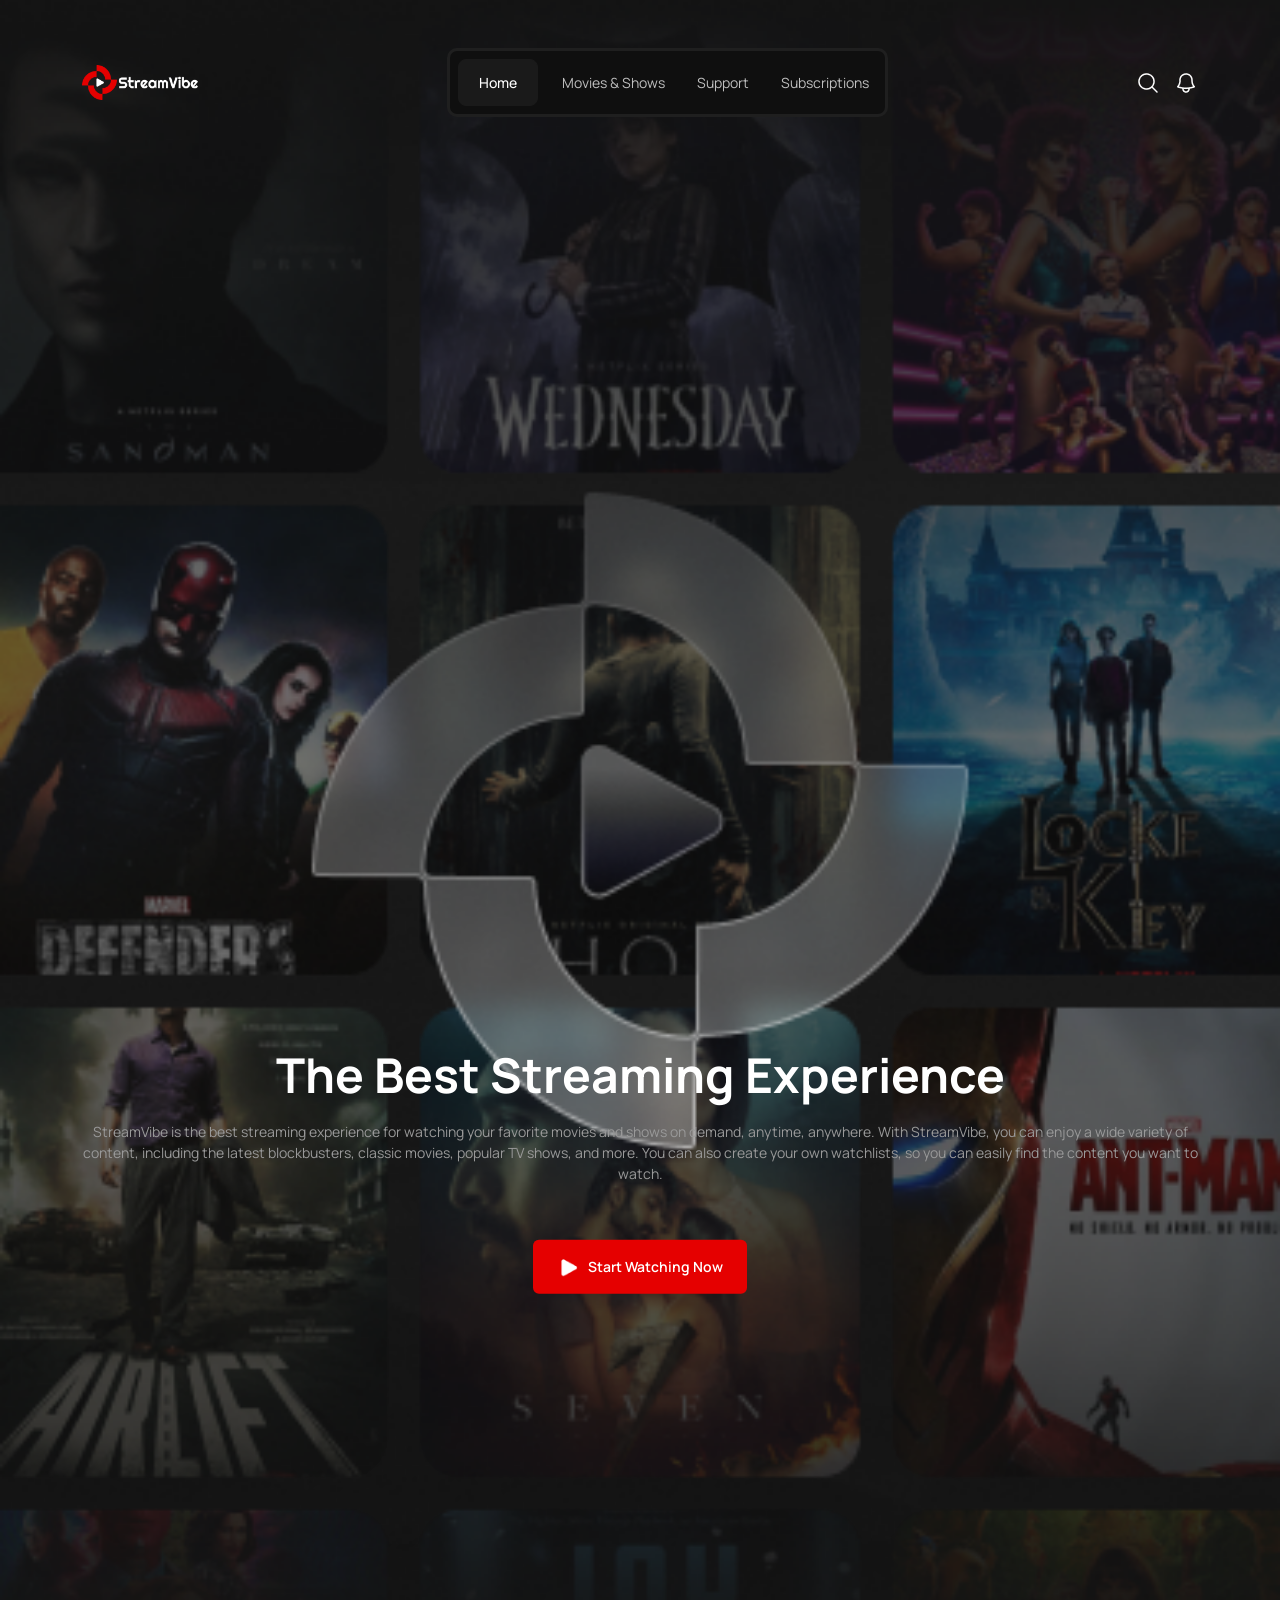
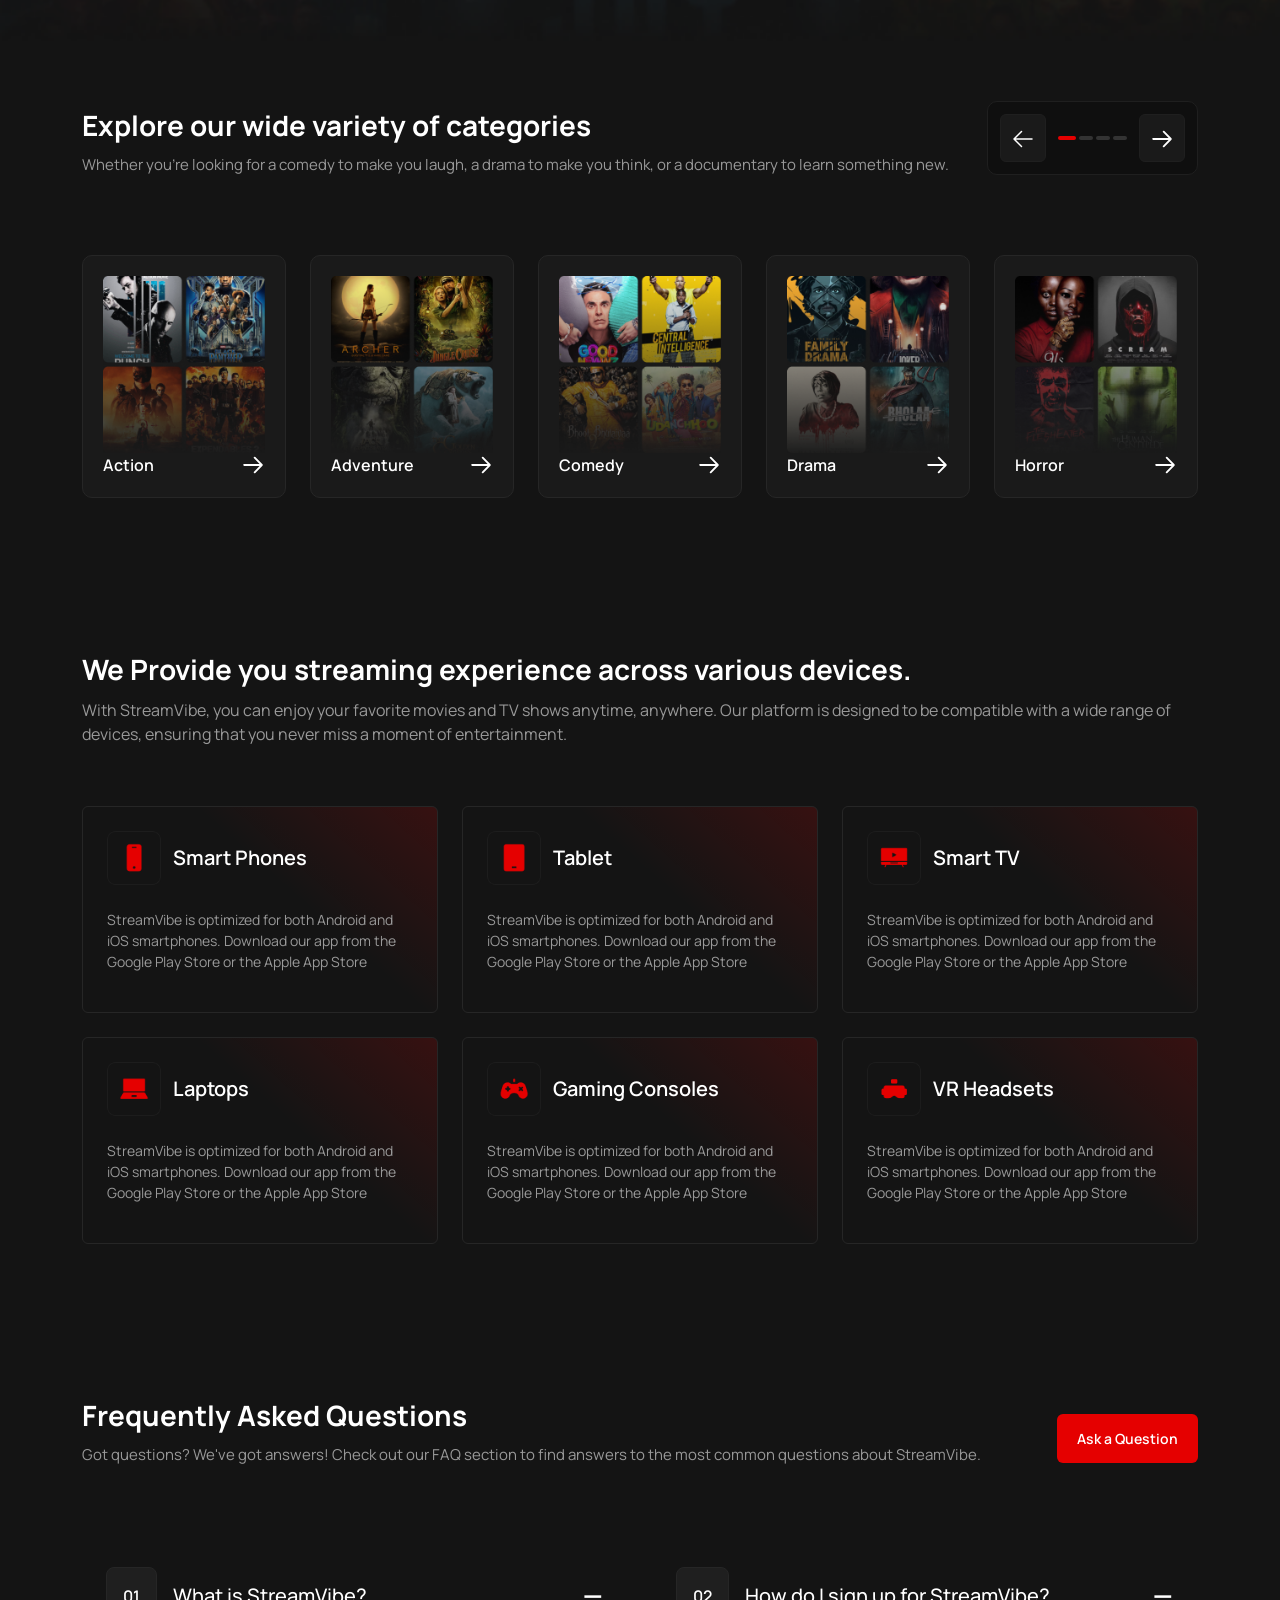
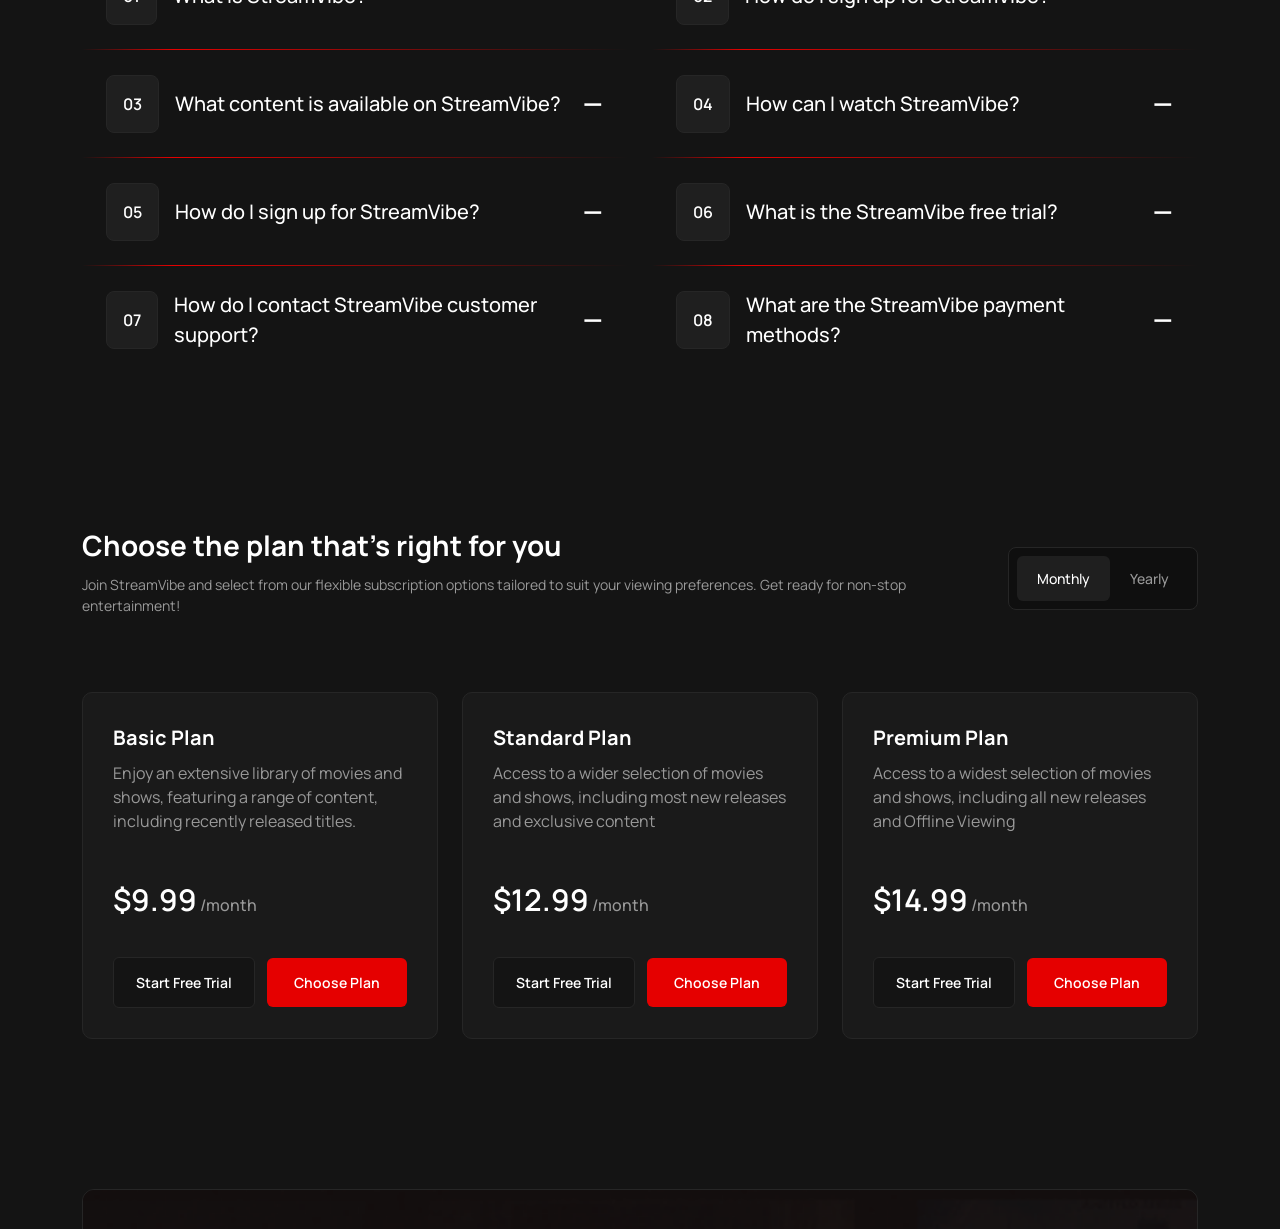
<file: index.html>
<!DOCTYPE html>
<html lang="en">
<head>
    <meta charset="UTF-8">
    <meta name="viewport" content="width=device-width, initial-scale=1.0">
    <title>Home Page</title>
    <link rel="stylesheet" href="./Styles/bootstrap/css/bootstrap.css">
    <link rel="stylesheet" href="./Styles/style.css">
    <link rel="shortcut icon" href="./Images/Vector.png" type="image/x-icon">
</head>
<body>
    <nav class="navbar navbar-expand-lg position-absolute">  
        <div class="container">  
            <a href="./index.html"><img src="./Images/Logo.png" alt="logo"></a>  
            <button class="navbar-toggler border-0" type="button" data-bs-toggle="collapse" data-bs-target="#navbarSupportedContent" aria-controls="navbarSupportedContent" aria-expanded="false" aria-label="Toggle navigation">  
                <img src="./Images/button-menu.png" alt="Button Menu">  
            </button>  
            <div class="collapse navbar-collapse flex-grow-0 ps-xxl-2" id="navbarSupportedContent">  
                <ul class="navbar-nav d-lg-flex align-items-center justify-content-center">  
                    <li class="nav-item mb-3 mb-lg-0 me-lg-3">  
                        <a class="nav-link active text-white" href="./index.html">Home</a>  
                    </li>  
                    <li class="nav-item mb-3 mb-lg-0 me-lg-3">  
                        <a class="nav-link" href="./Pages/movies-shows.html">Movies & Shows</a>  
                    </li>  
                    <li class="nav-item mb-3 mb-lg-0 me-lg-3">  
                        <a class="nav-link" href="./Pages/support-page.html">Support</a>  
                    </li>  
                    <li class="nav-item">  
                        <a class="nav-link" href="./Pages/subscription-page.html">Subscriptions</a>  
                    </li>  
                </ul>  
            </div>  

            <div class="btn-icons d-none d-lg-flex align-items-center">  
                <button class="border-0 bg-transparent">  
                    <img src="./Images/search-icon.png" alt="search icon">  
                </button>  
                <button class="border-0 bg-transparent">  
                    <img src="./Images/bell-icon.png" alt="bell icon">  
                </button>  
            </div>  
        </div>  
    </nav>  

    <section class="hero-section">  
        <picture>  
            <source media="(min-width: 1400px)" srcset="./Images/hero-bigger-img.png" class="w-100">  
            <source media="(min-width: 768px)" srcset="./Images/hero-big-img.png" class="w-100">  
            <img src="./Images/hero-small-img.png" alt="Hero image" class="w-100">
        </picture>  
        <div class="container d-flex flex-column align-items-center justify-content-center">  
            <div class="text-hero text-center">  
                <h2 class="text-white">The Best Streaming Experience</h2>  
                <p class="d-xl-none">  
                    StreamVibe is the best streaming experience for watching   
                    your favorite movies and shows on demand, anytime, anywhere.  
                </p>  

                <p class="d-none d-xl-block d-xxl-none">  
                    StreamVibe is the best streaming experience for watching your favorite movies and shows on demand,   
                    anytime, anywhere. With StreamVibe, you can enjoy a wide variety of content,   
                    including the latest blockbusters, classic movies, popular TV shows, and more.   
                    You can also create your own watchlists, so you can easily find the content you want to watch.  
                </p>  

                <p class="d-none d-xxl-block">  
                    StreamVibe is the best streaming experience for watching your favorite movies and shows on demand,   
                    anytime, anywhere. With StreamVibe, you can enjoy a wide variety of content,   
                    including the latest blockbusters, classic movies, popular TV shows, and more.   
                    You can also create your own watchlists, so you can easily find the content you want to watch.  
                </p>  
            </div>  

            <button class="border-0 rounded-2">  
                <img src="./Images/start-icon.png" alt="start icon">  
                <span class="text-white">Start Watching Now</span>  
            </button>  
        </div>  
    </section>  

    <section id="categories" class="categories">
        <div class="container">  
            <div class="sub-container d-flex align-items-center justify-content-between">  
                <div class="text-categories text-start">  
                    <h2 class="text-white mb-2">Explore our wide variety of categories</h2>  
                    <p>  
                        Whether you're looking for a comedy to make you laugh,   
                        a drama to make you think, or a documentary to learn something new.  
                    </p>  
                </div>  
    
                <div class="buttons-categories d-none d-xl-flex align-items-center justify-content-center p-xxl-3 g-xxl-3">  
                    <div class="nav-btn">  
                        <svg class="arrow-left" xmlns="http://www.w3.org/2000/svg" viewBox="0 0 32 32">  
                            <path fill="currentColor"   
                            d="M29 16a1 1 0 0 1-1 1H6.414l8.293 8.293a1 1 0 0 1-1.414 1.414l-10-10a1 1 0 0 1 0-1.414l10-10a1 1 0 1 1 1.414 1.414L6.414 15H28a1 1 0 0 1 1 1"/>  
                        </svg>  
                    </div>  
    
                    <div class="indicators d-flex align-items-center justify-content-center">  
                        <span class="dot active"></span>  
                        <span class="dot"></span>  
                        <span class="dot"></span>  
                        <span class="dot"></span>  
                    </div>  
    
                    <div class="nav-btn">  
                        <svg class="arrow-right" xmlns="http://www.w3.org/2000/svg" viewBox="0 0 32 32">  
                            <path fill="currentColor"   
                            d="M3 16c0-.69.56-1.25 1.25-1.25h20.537l-7.432-7.628a1.25 1.25 0 1 1 1.79-1.744l9.497 9.747a1.246 1.246 0 0 1 0 1.75l-9.497 9.747a1.25 1.25 0 1 1-1.79-1.744l7.432-7.628H4.25C3.56 17.25 3 16.69 3 16"/>  
                        </svg>  
                    </div>  
                </div>  
            </div>  

            <div class="content-categories">  
                <div class="row">  
                    <div class="col">  
                        <div class="card">  
                            <div class="content-image">  
                                <img class="w-100" src="./Images/categories-image1.png" alt="categories Action">  
                            </div>  

                            <div class="content-text d-flex align-items-center justify-content-between">  
                                <span class="text-white">Action</span>  
                                <svg xmlns="http://www.w3.org/2000/svg" viewBox="0 0 32 32">  
                                    <path fill="currentColor"   
                                    d="M3 16c0-.69.56-1.25 1.25-1.25h20.537l-7.432-7.628a1.25 1.25 0 1 1 1.79-1.744l9.497 9.747a1.246 1.246 0 0 1 0 1.75l-9.497 9.747a1.25 1.25 0 1 1-1.79-1.744l7.432-7.628H4.25C3.56 17.25 3 16.69 3 16"/>  
                                </svg>  
                            </div>  
                        </div>  
                    </div>  

                    <div class="col">  
                        <div class="card">  
                            <div class="content-image">  
                                <img class="w-100" src="./Images/categories-image2.png" alt="categories Adventure">  
                            </div>  

                            <div class="content-text d-flex align-items-center justify-content-between">  
                                <span class="text-white">Adventure</span>  
                                <svg xmlns="http://www.w3.org/2000/svg" viewBox="0 0 32 32">  
                                    <path fill="currentColor"   
                                    d="M3 16c0-.69.56-1.25 1.25-1.25h20.537l-7.432-7.628a1.25 1.25 0 1 1 1.79-1.744l9.497 9.747a1.246 1.246 0 0 1 0 1.75l-9.497 9.747a1.25 1.25 0 1 1-1.79-1.744l7.432-7.628H4.25C3.56 17.25 3 16.69 3 16"/>  
                                </svg>  
                            </div>  
                        </div>  
                    </div>  

                    <div class="col d-none d-xl-block">  
                        <div class="card">  
                            <div class="content-image">  
                                <img class="w-100" src="./Images/categories-image3.png" alt="categories Comedy">  
                            </div>  

                            <div class="content-text d-flex align-items-center justify-content-between">  
                                <span class="text-white">Comedy</span>  
                                <svg xmlns="http://www.w3.org/2000/svg" viewBox="0 0 32 32">  
                                    <path fill="currentColor"   
                                    d="M3 16c0-.69.56-1.25 1.25-1.25h20.537l-7.432-7.628a1.25 1.25 0 1 1 1.79-1.744l9.497 9.747a1.246 1.246 0 0 1 0 1.75l-9.497 9.747a1.25 1.25 0 1 1-1.79-1.744l7.432-7.628H4.25C3.56 17.25 3 16.69 3 16"/>  
                                </svg>  
                            </div>  
                        </div>  
                    </div>  

                    <div class="col d-none d-xl-block">  
                        <div class="card">  
                            <div class="content-image">  
                                <img class="w-100" src="./Images/categories-image4.png" alt="categories Drama">  
                            </div>  

                            <div class="content-text d-flex align-items-center justify-content-between">  
                                <span class="text-white">Drama</span>  
                                <svg xmlns="http://www.w3.org/2000/svg" viewBox="0 0 32 32">  
                                    <path fill="currentColor"   
                                    d="M3 16c0-.69.56-1.25 1.25-1.25h20.537l-7.432-7.628a1.25 1.25 0 1 1 1.79-1.744l9.497 9.747a1.246 1.246 0 0 1 0 1.75l-9.497 9.747a1.25 1.25 0 1 1-1.79-1.744l7.432-7.628H4.25C3.56 17.25 3 16.69 3 16"/>  
                                </svg>  
                            </div>  
                        </div>  
                    </div>  

                    <div class="col d-none d-xl-block">  
                        <div class="card">  
                            <div class="content-image">  
                                <img class="w-100" src="./Images/categories-image5.png" alt="categories Horror">  
                            </div>  

                            <div class="content-text d-flex align-items-center justify-content-between">  
                                <span class="text-white">Horror</span>  
                                <svg xmlns="http://www.w3.org/2000/svg" viewBox="0 0 32 32">  
                                    <path fill="currentColor"   
                                    d="M3 16c0-.69.56-1.25 1.25-1.25h20.537l-7.432-7.628a1.25 1.25 0 1 1 1.79-1.744l9.497 9.747a1.246 1.246 0 0 1 0 1.75l-9.497 9.747a1.25 1.25 0 1 1-1.79-1.744l7.432-7.628H4.25C3.56 17.25 3 16.69 3 16"/>  
                                </svg>  
                            </div>  
                        </div>  
                    </div>  
                </div>  
            </div>  
            
            <div class="progress d-xl-none" role="progressbar" aria-label="Example 5px high" aria-valuenow="25" aria-valuemin="0" aria-valuemax="100">  
                <div class="progress-bar w-25"></div>  
            </div>  
        </div>  
    </section>  

    <section id="devices" class="devices">  
        <div class="container">  
            <div class="text-devices">  
                <h2 class="text-white">We Provide you streaming experience across various devices.</h2>  
                <p class="d-xl-none">With StreamVibe, you can enjoy your favorite movies and TV shows anytime, anywhere.</p>  
                <p class="d-none d-xl-block">  
                    With StreamVibe, you can enjoy your favorite movies and TV shows anytime, anywhere.   
                    Our platform is designed to be compatible with a wide range of devices,   
                    ensuring that you never miss a moment of entertainment.  
                </p>  
            </div>  
    
            <div class="content-devices">  
                <div class="row row-cols-1 row-cols-md-2 row-cols-xl-3 row-gap-4">
                    <div class="col">  
                        <div class="card gap-4 p-4 d-flex flex-column align-items-start justify-content-center">  
                            <div class="device-type d-flex align-items-center gap-xxl-3">  
                                <img src="./Images/smart-phone.png" alt="Smart Phone">  
                                <h3 class="text-white m-0">Smart Phones</h3>  
                            </div>  
                            <div class="about-device">  
                                <p>  
                                    StreamVibe is optimized for both Android and iOS smartphones.   
                                    Download our app from the Google Play Store or the Apple App Store  
                                </p>  
                            </div>  
                        </div>  
                    </div>  
    
                    <div class="col">  
                        <div class="card gap-4 p-4 d-flex flex-column align-items-start justify-content-center">  
                            <div class="device-type d-flex align-items-center gap-xxl-3">  
                                <img src="./Images/tablet.png" alt="Tablet">  
                                <h3 class="text-white m-0">Tablet</h3>  
                            </div>  
                            <div class="about-device">  
                                <p>  
                                    StreamVibe is optimized for both Android and iOS smartphones.   
                                    Download our app from the Google Play Store or the Apple App Store  
                                </p>  
                            </div>  
                        </div>  
                    </div>  
    
                    <div class="col">  
                        <div class="card gap-4 p-4 d-flex flex-column align-items-start justify-content-center">  
                            <div class="device-type d-flex align-items-center gap-xxl-3">  
                                <img src="./Images/smart-tv.png" alt="Smart TV">  
                                <h3 class="text-white m-0">Smart TV</h3>  
                            </div>  
                            <div class="about-device">  
                                <p>  
                                    StreamVibe is optimized for both Android and iOS smartphones.   
                                    Download our app from the Google Play Store or the Apple App Store  
                                </p>  
                            </div>  
                        </div>  
                    </div>  
    
                    <div class="col">  
                        <div class="card gap-4 p-4 d-flex flex-column align-items-start justify-content-center">  
                            <div class="device-type d-flex align-items-center gap-xxl-3">  
                                <img src="./Images/labtop.png" alt="Laptops">  
                                <h3 class="text-white m-0">Laptops</h3>  
                            </div>  
                            <div class="about-device">  
                                <p>  
                                    StreamVibe is optimized for both Android and iOS smartphones.   
                                    Download our app from the Google Play Store or the Apple App Store  
                                </p>  
                            </div>  
                        </div>  
                    </div>  
    
                    <div class="col">  
                        <div class="card gap-4 p-4 d-flex flex-column align-items-start justify-content-center">  
                            <div class="device-type d-flex align-items-center" gap-xxl-3>  
                                <img src="./Images/gaming-console.png" alt="Gaming Consoles">
                                <h3 class="text-white m-0">Gaming Consoles</h3>  
                            </div>  
                            <div class="about-device">  
                                <p>  
                                    StreamVibe is optimized for both Android and iOS smartphones.   
                                    Download our app from the Google Play Store or the Apple App Store  
                                </p>  
                            </div>  
                        </div>  
                    </div>  
    
                    <div class="col">  
                        <div class="card gap-4 p-4 d-flex flex-column align-items-start justify-content-center">  
                            <div class="device-type d-flex align-items-center gap-xxl-3">  
                                <img src="./Images/vr-headset.png" alt="VR Headsets">  
                                <h3 class="text-white m-0">VR Headsets</h3>  
                            </div>  
                            <div class="about-device">  
                                <p>  
                                    StreamVibe is optimized for both Android and iOS smartphones.   
                                    Download our app from the Google Play Store or the Apple App Store  
                                </p>  
                            </div>  
                        </div>  
                    </div>  
                </div>  
            </div>  
        </div>  
    </section>

    <section id="faq" class="faq">
        <div class="container">
            <div class="about-faq d-flex flex-column flex-xl-row align-items-start align-items-xl-center justify-content-between">
                <div class="text-faq">
                    <h2 class="text-white">Frequently Asked Questions</h2>
                    <p>
                        Got questions? We've got answers! Check out our FAQ section to find 
                        answers to the most common questions about StreamVibe.
                    </p>
                </div>
                <button class="border-0 text-white">Ask a Question</button>
            </div>

            <div class="content-faq">
                <div class="row row-cols-1 row-cols-xl-2 row-gap-4 row-gap-xl-0">
                    <div class="col">
                        <div class="faq-item">
                            <button class="faq-header bg-transparent border-0 w-100 text-white d-flex align-items-center justify-content-between" data-bs-toggle="collapse" data-bs-target="#answer-faq1">
                                <div class="question d-flex align-items-center gap-3">
                                    <span class="question-number">01</span>
                                    <h3 class="m-0 text-start">What is StreamVibe?</h3>
                                </div>
                                <span class="icon"></span>
                            </button>

                            <div id="answer-faq1" class="collapse">
                                <p>
                                    StreamVibe is a streaming service that allows you to watch movies and shows on demand.
                                </p>
                            </div>
                        </div>
                    </div>

                    <div class="col">
                        <div class="faq-item">
                            <button class="faq-header bg-transparent border-0 w-100 text-white d-flex align-items-center justify-content-between" data-bs-toggle="collapse" data-bs-target="#answer-faq2">
                                <div class="question d-flex align-items-center gap-3">
                                    <span class="question-number">02</span>
                                    <h3 class="m-0 text-start">How do I sign up for StreamVibe?</h3>
                                </div>
                                <span class="icon"></span>
                            </button>

                            <div id="answer-faq2" class="collapse">
                                <p>
                                    StreamVibe is a streaming service that allows you to watch movies and shows on demand.
                                </p>
                            </div>
                        </div>
                    </div>

                    <div class="col">
                        <div class="faq-item">
                            <button class="faq-header bg-transparent border-0 w-100 text-white d-flex align-items-center justify-content-between" data-bs-toggle="collapse" data-bs-target="#answer-faq3">
                                <div class="question d-flex align-items-center gap-3">
                                    <span class="question-number">03</span>
                                    <h3 class="m-0 text-start">What content is available on StreamVibe?</h3>
                                </div>
                                <span class="icon"></span>
                            </button>

                            <div id="answer-faq3" class="collapse">
                                <p>
                                    StreamVibe is a streaming service that allows you to watch movies and shows on demand.
                                </p>
                            </div>
                        </div>
                    </div>

                    <div class="col">
                        <div class="faq-item">
                            <button class="faq-header bg-transparent border-0 w-100 text-white d-flex align-items-center justify-content-between" data-bs-toggle="collapse" data-bs-target="#answer-faq4">
                                <div class="question d-flex align-items-center gap-3">
                                    <span class="question-number">04</span>
                                    <h3 class="m-0 text-start">How can I watch StreamVibe?</h3>
                                </div>
                                <span class="icon"></span>
                            </button>

                            <div id="answer-faq4" class="collapse">
                                <p>
                                    StreamVibe is a streaming service that allows you to watch movies and shows on demand.
                                </p>
                            </div>
                        </div>
                    </div>

                    <div class="col">
                        <div class="faq-item">
                            <button class="faq-header bg-transparent border-0 w-100 text-white d-flex align-items-center justify-content-between" data-bs-toggle="collapse" data-bs-target="#answer-faq5">
                                <div class="question d-flex align-items-center gap-3">
                                    <span class="question-number">05</span>
                                    <h3 class="m-0 text-start">How do I sign up for StreamVibe?</h3>
                                </div>
                                <span class="icon"></span>
                            </button>

                            <div id="answer-faq5" class="collapse">
                                <p>
                                    StreamVibe is a streaming service that allows you to watch movies and shows on demand.
                                </p>
                            </div>
                        </div>
                    </div>

                    <div class="col">
                        <div class="faq-item">
                            <button class="faq-header bg-transparent border-0 w-100 text-white d-flex align-items-center justify-content-between" data-bs-toggle="collapse" data-bs-target="#answer-faq6">
                                <div class="question d-flex align-items-center gap-3">
                                    <span class="question-number">06</span>
                                    <h3 class="m-0 text-start">What is the StreamVibe free trial?</h3>
                                </div>
                                <span class="icon"></span>
                            </button>

                            <div id="answer-faq6" class="collapse">
                                <p>
                                    StreamVibe is a streaming service that allows you to watch movies and shows on demand.
                                </p>
                            </div>
                        </div>
                    </div>

                    <div class="col d-none d-xl-block">
                        <div class="faq-item">
                            <button class="faq-header bg-transparent border-0 w-100 text-white d-flex align-items-center justify-content-between" data-bs-toggle="collapse" data-bs-target="#answer-faq7">
                                <div class="question d-flex align-items-center gap-3">
                                    <span class="question-number">07</span>
                                    <h3 class="m-0 text-start">How do I contact StreamVibe customer support?</h3>
                                </div>
                                <span class="icon"></span>
                            </button>

                            <div id="answer-faq7" class="collapse">
                                <p>
                                    StreamVibe is a streaming service that allows you to watch movies and shows on demand.
                                </p>
                            </div>
                        </div>
                    </div>

                    <div class="col d-none d-xl-block">
                        <div class="faq-item">
                            <button class="faq-header bg-transparent border-0 w-100 text-white d-flex align-items-center justify-content-between" data-bs-toggle="collapse" data-bs-target="#answer-faq8">
                                <div class="question d-flex align-items-center gap-3">
                                    <span class="question-number">08</span>
                                    <h3 class="m-0 text-start">What are the StreamVibe payment methods?</h3>
                                </div>
                                <span class="icon"></span>
                            </button>

                            <div id="answer-faq8" class="collapse">
                                <p>
                                    StreamVibe is a streaming service that allows you to watch movies and shows on demand.
                                </p>
                            </div>
                        </div>
                    </div>
                </div>
            </div>
        </div>
    </section>

    <section id="pricing" class="pricing">
        <div class="container">
            <div class="about-pricing d-flex flex-column flex-xl-row align-items-start align-items-xl-center justify-content-center">
                <div class="text-pricing">
                    <h2 class="text-white">Choose the plan that's right for you</h2>
                    <p>
                        Join StreamVibe and select from our flexible subscription 
                        options tailored to suit your viewing preferences. 
                        Get ready for non-stop entertainment!
                    </p>
                </div>

                <div class="subscription-duration-plan d-flex p-2">
                    <span class="active">Monthly</span>
                    <span>Yearly</span>
                </div>
            </div>

            <div class="pricing-content">
                <div class="row row-cols-1 row-cols-xl-3 g-4">
                    <div class="col">
                        <div class="plan-card d-flex flex-column align-items-start justify-content-center">
                            <div class="about-plan">
                                <h3 class="text-white">Basic Plan</h3>
                                <p>
                                    Enjoy an extensive library of movies and shows, 
                                    featuring a range of content, including recently released titles.
                                </p>
                            </div>
                            
                            <div class="plan">
                                <span class="plan-price text-white">$9.99</span>
                                <span class="plan-duration">/month</span>
                            </div>
            
                            <div class="plan-button d-flex align-items-center justify-content-center w-100">
                                <button class="free-trial-button">Start Free Trial</button>
                                <button class="choose-plan-button">Choose Plan</button>
                            </div>
                        </div>
                    </div>

                    <div class="col">
                        <div class="plan-card d-flex flex-column align-items-start justify-content-center">
                            <div class="about-plan">
                                <h3 class="text-white">Standard Plan</h3>
                                <p>
                                    Access to a wider selection of movies and shows, 
                                    including most new releases and exclusive content
                                </p>
                            </div>
                            
                            <div class="plan">
                                <span class="plan-price text-white">$12.99</span>
                                <span class="plan-duration">/month</span>
                            </div>
            
                            <div class="plan-button d-flex align-items-center justify-content-center w-100">
                                <button class="free-trial-button">Start Free Trial</button>
                                <button class="choose-plan-button">Choose Plan</button>
                            </div>
                        </div>
                    </div>

                    <div class="col">
                        <div class="plan-card d-flex flex-column align-items-start justify-content-center">
                            <div class="about-plan">
                                <h3 class="text-white">Premium Plan</h3>
                                <p>
                                    Access to a widest selection of movies and shows, 
                                    including all new releases and Offline Viewing
                                </p>
                            </div>
                            
                            <div class="plan">
                                <span class="plan-price text-white">$14.99</span>
                                <span class="plan-duration">/month</span>
                            </div>
            
                            <div class="plan-button d-flex align-items-center justify-content-center w-100">
                                <button class="free-trial-button">Start Free Trial</button>
                                <button class="choose-plan-button">Choose Plan</button>
                            </div>
                        </div>
                    </div>
                </div>
            </div>

        </div>
    </section>

    <section class="cta">
        <div class="container d-flex align-items-center justify-content-center">
            <div class="cta-background w-100">
                <picture class="d-block">
                    <source media="(min-width: 1400px)" srcset="./Images/cta-bigger-img.png" class="w-100">  
                    <source media="(min-width: 992px)" srcset="./Images/cta-big-img.png" class="w-100">  
                    <img src="./Images/cta-small-img.png" alt="cta small img" class="w-100">
                </picture>
            </div>

            <div class="about-cta d-flex flex-column flex-lg-row align-items-center justify-content-center text-center text-lg-start">
                <div class="text-cta">
                    <h2 class="text-white">Start your free trial today!</h2>
                    <p>This is a clear and concise call to action that encourages users to sign up for a free trial of StreamVibe.</p>
                </div>
                <button>Start a Free Trail</button>
            </div>
        </div>
    </section>

    <footer>
        <div class="container">
            <div class="row row-cols-2 row-cols-xl-6">
                <div class="col">
                    <div class="footer-linkes">
                        <h4 class="text-white mb-3">Home</h4>

                        <ul class="p-0 d-flex flex-column">
                            <li class="list-unstyled">
                                <a href="#categories" class="text-decoration-none">Categories</a>
                            </li>
                            <li class="list-unstyled">
                                <a href="#devices" class="text-decoration-none">Devices</a>
                            </li>
                            <li class="list-unstyled">
                                <a href="#pricing" class="text-decoration-none">Pricing</a>
                            </li>
                            <li class="list-unstyled">
                                <a href="#faq" class="text-decoration-none">FAQ</a>
                            </li>
                        </ul>
                    </div>
                </div>

                <div class="col">
                    <div class="footer-linkes">
                        <h4 class="text-white mb-3">Movies</h4>

                        <ul class="p-0 d-flex flex-column">
                            <li class="list-unstyled">
                                <a href="./Pages/movies-shows.html#gernes-movies" class="text-decoration-none">Gernes</a>
                            </li>
                            <li class="list-unstyled">
                                <a href="./Pages/movies-shows.html#trending-movies" class="text-decoration-none">Trending</a>
                            </li>
                            <li class="list-unstyled">
                                <a href="./Pages/movies-shows.html#new-release-movies" class="text-decoration-none">New Release</a>
                            </li>
                            <li class="list-unstyled">
                                <a href="./Pages/movies-shows.html#popular-movies" class="text-decoration-none">Popular</a>
                            </li>
                        </ul>
                    </div>
                </div>

                <div class="col">
                    <div class="footer-linkes">
                        <h4 class="text-white mb-3">Shows</h4>

                        <ul class="p-0 d-flex flex-column">
                            <li class="list-unstyled">
                                <a href="./Pages/movies-shows.html#gernes-shows" class="text-decoration-none">Gernes</a>
                            </li>
                            <li class="list-unstyled">
                                <a href="./Pages/movies-shows.html#trending-shows" class="text-decoration-none">Trending</a>
                            </li>
                            <li class="list-unstyled">
                                <a href="./Pages/movies-shows.html#new-release-shows" class="text-decoration-none">New Release</a>
                            </li>
                            <li class="list-unstyled">
                                <a href="./Pages/movies-shows.html#popular-shows" class="text-decoration-none">Popular</a>
                            </li>
                        </ul>
                    </div>
                </div>

                <div class="col">
                    <div class="footer-linkes">
                        <h4 class="text-white mb-3">Support</h4>

                        <ul class="p-0 d-flex flex-column">
                            <li class="list-unstyled">
                                <a href="./Pages/support-page.html#Contact-form" class="text-decoration-none">Contact Us</a>
                            </li>
                        </ul>
                    </div>
                </div>

                <div class="col">
                    <div class="footer-linkes">
                        <h4 class="text-white mb-3">Subscription</h4>

                        <ul class="p-0 d-flex flex-column">
                            <li class="list-unstyled">
                                <a href="./Pages/subscription-page.html#plans" class="text-decoration-none">Plans</a>
                            </li>

                            <li class="list-unstyled">
                                <a href="./Pages/subscription-page.html#features" class="text-decoration-none">Features</a>
                            </li>
                        </ul>
                    </div>
                </div>
                
                <div class="col">
                    <div class="footer-linkes">
                        <h4 class="text-white mb-3">Connect With Us</h4>

                        <ul class="p-0 d-flex gap-2">
                            <li class="social-link list-unstyled d-flex align-items-center justify-content-center">
                                <a href="" class="text-decoration-none">
                                    <svg xmlns="http://www.w3.org/2000/svg" viewBox="0 0 640 640">
                                        <path fill="white" d="M576 320C576 178.6 461.4 64 320 64C178.6 64 64 178.6 64 320C64 440 146.7 540.8 258.2 568.5L258.2 398.2L205.4 398.2L205.4 320L258.2 320L258.2 286.3C258.2 199.2 297.6 158.8 383.2 158.8C399.4 158.8 427.4 162 438.9 165.2L438.9 236C432.9 235.4 422.4 235 409.3 235C367.3 235 351.1 250.9 351.1 292.2L351.1 320L434.7 320L420.3 398.2L351 398.2L351 574.1C477.8 558.8 576 450.9 576 320z"/>
                                    </svg>
                                </a>
                            </li>

                            <li class="social-link list-unstyled d-flex align-items-center justify-content-center">
                                <a href="" class="text-decoration-none">
                                    <svg xmlns="http://www.w3.org/2000/svg" viewBox="0 0 640 640">
                                        <path fill="white" d="M523.4 215.7C523.7 220.2 523.7 224.8 523.7 229.3C523.7 368 418.1 527.9 225.1 527.9C165.6 527.9 110.4 510.7 64 480.8C72.4 481.8 80.6 482.1 89.3 482.1C138.4 482.1 183.5 465.5 219.6 437.3C173.5 436.3 134.8 406.1 121.5 364.5C128 365.5 134.5 366.1 141.3 366.1C150.7 366.1 160.1 364.8 168.9 362.5C120.8 352.8 84.8 310.5 84.8 259.5L84.8 258.2C98.8 266 115 270.9 132.2 271.5C103.9 252.7 85.4 220.5 85.4 184.1C85.4 164.6 90.6 146.7 99.7 131.1C151.4 194.8 229 236.4 316.1 240.9C314.5 233.1 313.5 225 313.5 216.9C313.5 159.1 360.3 112 418.4 112C448.6 112 475.9 124.7 495.1 145.1C518.8 140.6 541.6 131.8 561.7 119.8C553.9 144.2 537.3 164.6 515.6 177.6C536.7 175.3 557.2 169.5 576 161.4C561.7 182.2 543.8 200.7 523.4 215.7z"/>
                                    </svg>
                                </a>
                            </li>

                            <li class="social-link list-unstyled d-flex align-items-center justify-content-center">
                                <a href="" class="text-decoration-none">
                                    <svg xmlns="http://www.w3.org/2000/svg" viewBox="0 0 640 640">
                                        <path fill="white" d="M512 96L127.9 96C110.3 96 96 110.5 96 128.3L96 511.7C96 529.5 110.3 544 127.9 544L512 544C529.6 544 544 529.5 544 511.7L544 128.3C544 110.5 529.6 96 512 96zM231.4 480L165 480L165 266.2L231.5 266.2L231.5 480L231.4 480zM198.2 160C219.5 160 236.7 177.2 236.7 198.5C236.7 219.8 219.5 237 198.2 237C176.9 237 159.7 219.8 159.7 198.5C159.7 177.2 176.9 160 198.2 160zM480.3 480L413.9 480L413.9 376C413.9 351.2 413.4 319.3 379.4 319.3C344.8 319.3 339.5 346.3 339.5 374.2L339.5 480L273.1 480L273.1 266.2L336.8 266.2L336.8 295.4L337.7 295.4C346.6 278.6 368.3 260.9 400.6 260.9C467.8 260.9 480.3 305.2 480.3 362.8L480.3 480z"/>
                                    </svg>
                                </a>
                            </li>
                            
                        </ul>
                    </div>
                </div>
            </div>

            <div class="footer-policy d-flex flex-column flex-md-row justify-content-between">
                <div class="text">
                    <p>@2023 streamvib, All Rights Reserved</p>
                </div>

                <div class="policy-links d-flex gap-3">
                    <a href="#" class="text-decoration-none">
                        <span>Terms of Use</span>
                    </a>
                    <a href="#" class="text-decoration-none">
                        <span class="border-rl ps-3 pe-3 ps-xxl-4 pe-xxl-4">Privacy Policy</span>
                    </a>
                    <a href="#" class="text-decoration-none">
                        <span>Cookie Policy</span>
                    </a>
                </div>
            </div>
        </div>
    </footer>
    <script src="./Styles/bootstrap/js/bootstrap.js"></script>
</body>
</html>
</file>
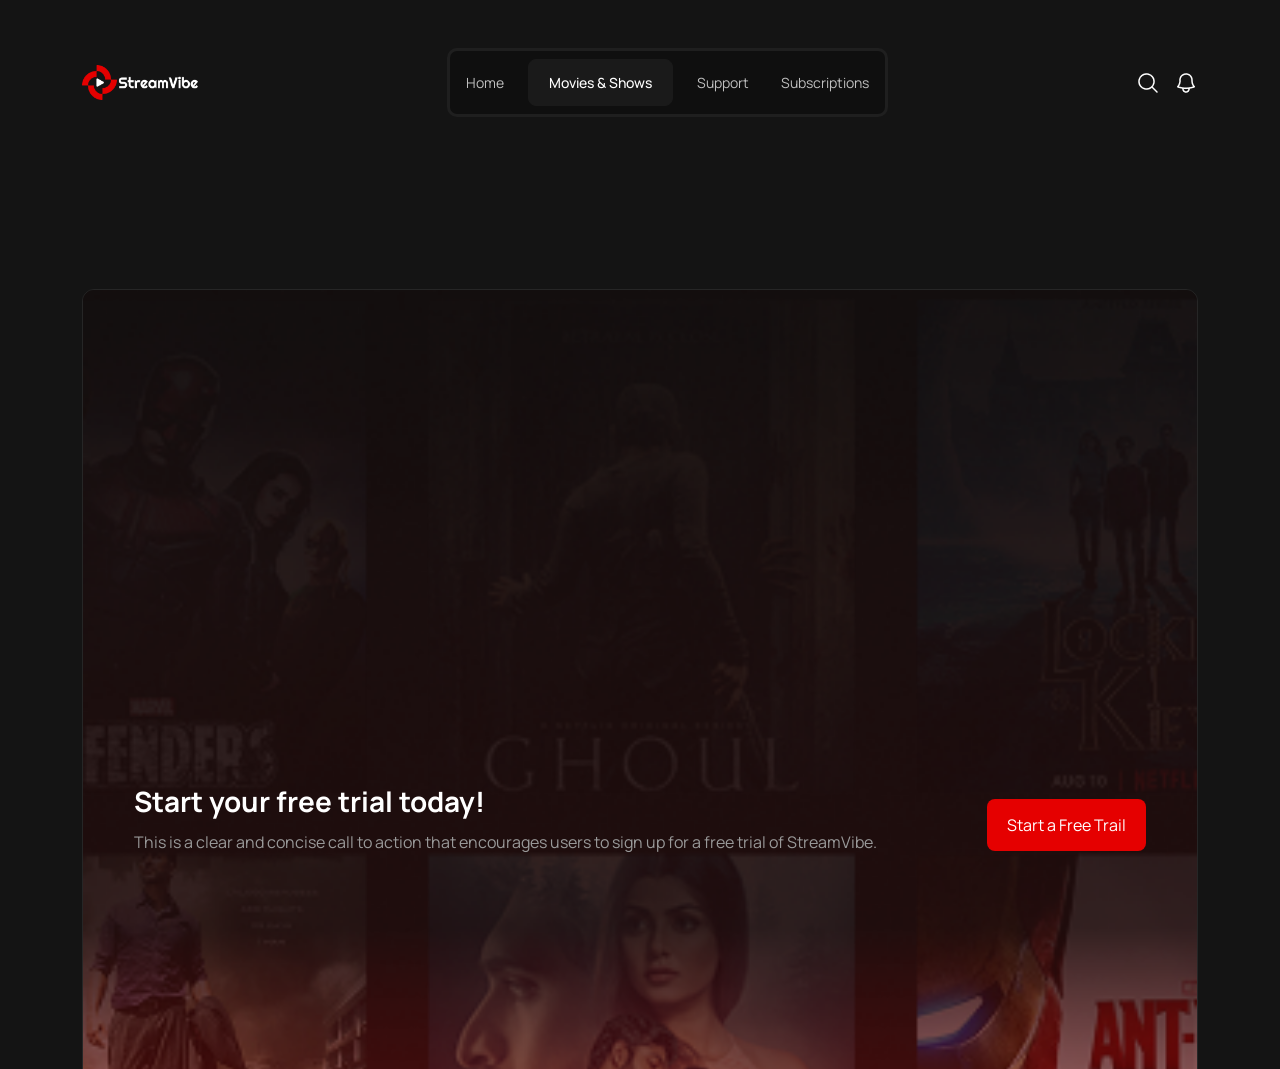
<file: Pages/movies-page-open.html>
<!DOCTYPE html>
<html lang="en">
<head>
    <meta charset="UTF-8">
    <meta name="viewport" content="width=device-width, initial-scale=1.0">
    <title>Movies Page Open</title>
    <link rel="stylesheet" href="../Styles/bootstrap/css/bootstrap.css">
    <link rel="stylesheet" href="../Styles/style.css">
    <link rel="shortcut icon" href="../Images/Vector.png" type="image/x-icon">
</head>
<body>
    <nav class="navbar navbar-expand-lg position-static">
        <div class="container">
            <a href="../index.html"><img src="../Images/Logo.png" alt="logo"></a>
            <button class="navbar-toggler border-0" type="button" data-bs-toggle="collapse" data-bs-target="#navbarSupportedContent" aria-controls="navbarSupportedContent" aria-expanded="false" aria-label="Toggle navigation">
                <img src="../Images/button-menu.png" alt="Button Menu">
            </button>
            <div class="collapse navbar-collapse flex-grow-0" id="navbarSupportedContent">
                <ul class="navbar-nav d-lg-flex align-items-center justify-content-center">
                    <li class="nav-item mb-3 mb-lg-0 me-lg-3">
                        <a class="nav-link" href="../index.html">Home</a>
                    </li>
                    <li class="nav-item mb-3 mb-lg-0 me-lg-3">
                        <a class="nav-link active text-white" href="./movies-shows.html">Movies & Shows</a>
                    </li>
                    <li class="nav-item mb-3 mb-lg-0 me-lg-3">
                        <a class="nav-link" href="./support-page.html">Support</a>
                    </li>
                    <li class="nav-item">
                        <a class="nav-link" href="./subscription-page.html">Subscriptions</a>
                    </li>
                </ul>
            </div>

            <div class="btn-icons d-none d-lg-flex align-items-center">
                <button class="border-0 bg-transparent">
                    <img src="../Images/search-icon.png" alt="search icon">
                </button>
                <button class="border-0 bg-transparent">
                    <img src="../Images/bell-icon.png" alt="bell icon">
                </button>
            </div>
        </div>
    </nav>

    <section class="cta">
        <div class="container d-flex align-items-center justify-content-center">
            <div class="cta-background w-100">
                <picture class="d-block">
                    <source media="(min-width: 1400px)" srcset="../Images/cta-bigger-img.png" class="w-100">  
                    <source media="(min-width: 992px)" srcset="../Images/cta-big-img.png" class="w-100">  
                    <img src="../Images/cta-small-img.png" alt="cta small img" class="w-100">
                </picture>
            </div>

            <div class="about-cta d-flex flex-column flex-lg-row align-items-center justify-content-center text-center text-lg-start">
                <div class="text-cta">
                    <h2 class="text-white">Start your free trial today!</h2>
                    <p>This is a clear and concise call to action that encourages users to sign up for a free trial of StreamVibe.</p>
                </div>
                <button>Start a Free Trail</button>
            </div>
        </div>
    </section>

    <footer>
        <div class="container">
            <div class="row row-cols-2 row-cols-xl-6">
                <div class="col">
                    <div class="footer-linkes">
                        <h4 class="text-white mb-3">Home</h4>

                        <ul class="p-0 d-flex flex-column">
                            <li class="list-unstyled">
                                <a href="../index.html#categories" class="text-decoration-none">Categories</a>
                            </li>
                            <li class="list-unstyled">
                                <a href="../index.html#devices" class="text-decoration-none">Devices</a>
                            </li>
                            <li class="list-unstyled">
                                <a href="../index.html#pricing" class="text-decoration-none">Pricing</a>
                            </li>
                            <li class="list-unstyled">
                                <a href="../index.html#faq" class="text-decoration-none">FAQ</a>
                            </li>
                        </ul>
                    </div>
                </div>

                <div class="col">
                    <div class="footer-linkes">
                        <h4 class="text-white mb-3">Movies</h4>

                        <ul class="p-0 d-flex flex-column">
                            <li class="list-unstyled">
                                <a href="./movies-shows.html#gernes-movies" class="text-decoration-none">Gernes</a>
                            </li>
                            <li class="list-unstyled">
                                <a href="./movies-shows.html#trending-movies" class="text-decoration-none">Trending</a>
                            </li>
                            <li class="list-unstyled">
                                <a href="./movies-shows.html#new-release-movies" class="text-decoration-none">New Release</a>
                            </li>
                            <li class="list-unstyled">
                                <a href="./movies-shows.html#popular-movies" class="text-decoration-none">Popular</a>
                            </li>
                        </ul>
                    </div>
                </div>

                <div class="col">
                    <div class="footer-linkes">
                        <h4 class="text-white mb-3">Shows</h4>

                        <ul class="p-0 d-flex flex-column">
                            <li class="list-unstyled">
                                <a href="./movies-shows.html#gernes-shows" class="text-decoration-none">Gernes</a>
                            </li>
                            <li class="list-unstyled">
                                <a href="./movies-shows.html#trending-shows" class="text-decoration-none">Trending</a>
                            </li>
                            <li class="list-unstyled">
                                <a href="./movies-shows.html#new-release-shows" class="text-decoration-none">New Release</a>
                            </li>
                            <li class="list-unstyled">
                                <a href="./movies-shows.html#popular-shows" class="text-decoration-none">Popular</a>
                            </li>
                        </ul>
                    </div>
                </div>

                <div class="col">
                    <div class="footer-linkes">
                        <h4 class="text-white mb-3">Support</h4>

                        <ul class="p-0 d-flex flex-column">
                            <li class="list-unstyled">
                                <a href="./support-page.html#Contact-form" class="text-decoration-none">Contact Us</a>
                            </li>
                        </ul>
                    </div>
                </div>

                <div class="col">
                    <div class="footer-linkes">
                        <h4 class="text-white mb-3">Subscription</h4>

                        <ul class="p-0 d-flex flex-column">
                            <li class="list-unstyled">
                                <a href="./subscription-page.html#plans" class="text-decoration-none">Plans</a>
                            </li>

                            <li class="list-unstyled">
                                <a href="./subscription-page.html#features" class="text-decoration-none">Features</a>
                            </li>
                        </ul>
                    </div>
                </div>
                
                <div class="col">
                    <div class="footer-linkes">
                        <h4 class="text-white mb-3">Connect With Us</h4>

                        <ul class="p-0 d-flex gap-2">
                            <li class="social-link list-unstyled d-flex align-items-center justify-content-center">
                                <a href="https://www.facebook.com/" class="text-decoration-none">
                                    <svg xmlns="http://www.w3.org/2000/svg" viewBox="0 0 640 640">
                                        <path fill="white" d="M576 320C576 178.6 461.4 64 320 64C178.6 64 64 178.6 64 320C64 440 146.7 540.8 258.2 568.5L258.2 398.2L205.4 398.2L205.4 320L258.2 320L258.2 286.3C258.2 199.2 297.6 158.8 383.2 158.8C399.4 158.8 427.4 162 438.9 165.2L438.9 236C432.9 235.4 422.4 235 409.3 235C367.3 235 351.1 250.9 351.1 292.2L351.1 320L434.7 320L420.3 398.2L351 398.2L351 574.1C477.8 558.8 576 450.9 576 320z"/>
                                    </svg>
                                </a>
                            </li>

                            <li class="social-link list-unstyled d-flex align-items-center justify-content-center">
                                <a href="https://x.com/" class="text-decoration-none">
                                    <svg xmlns="http://www.w3.org/2000/svg" viewBox="0 0 640 640">
                                        <path fill="white" d="M523.4 215.7C523.7 220.2 523.7 224.8 523.7 229.3C523.7 368 418.1 527.9 225.1 527.9C165.6 527.9 110.4 510.7 64 480.8C72.4 481.8 80.6 482.1 89.3 482.1C138.4 482.1 183.5 465.5 219.6 437.3C173.5 436.3 134.8 406.1 121.5 364.5C128 365.5 134.5 366.1 141.3 366.1C150.7 366.1 160.1 364.8 168.9 362.5C120.8 352.8 84.8 310.5 84.8 259.5L84.8 258.2C98.8 266 115 270.9 132.2 271.5C103.9 252.7 85.4 220.5 85.4 184.1C85.4 164.6 90.6 146.7 99.7 131.1C151.4 194.8 229 236.4 316.1 240.9C314.5 233.1 313.5 225 313.5 216.9C313.5 159.1 360.3 112 418.4 112C448.6 112 475.9 124.7 495.1 145.1C518.8 140.6 541.6 131.8 561.7 119.8C553.9 144.2 537.3 164.6 515.6 177.6C536.7 175.3 557.2 169.5 576 161.4C561.7 182.2 543.8 200.7 523.4 215.7z"/>
                                    </svg>
                                </a>
                            </li>

                            <li class="social-link list-unstyled d-flex align-items-center justify-content-center">
                                <a href="https://www.linkedin.com/feed/" class="text-decoration-none">
                                    <svg xmlns="http://www.w3.org/2000/svg" viewBox="0 0 640 640">
                                        <path fill="white" d="M512 96L127.9 96C110.3 96 96 110.5 96 128.3L96 511.7C96 529.5 110.3 544 127.9 544L512 544C529.6 544 544 529.5 544 511.7L544 128.3C544 110.5 529.6 96 512 96zM231.4 480L165 480L165 266.2L231.5 266.2L231.5 480L231.4 480zM198.2 160C219.5 160 236.7 177.2 236.7 198.5C236.7 219.8 219.5 237 198.2 237C176.9 237 159.7 219.8 159.7 198.5C159.7 177.2 176.9 160 198.2 160zM480.3 480L413.9 480L413.9 376C413.9 351.2 413.4 319.3 379.4 319.3C344.8 319.3 339.5 346.3 339.5 374.2L339.5 480L273.1 480L273.1 266.2L336.8 266.2L336.8 295.4L337.7 295.4C346.6 278.6 368.3 260.9 400.6 260.9C467.8 260.9 480.3 305.2 480.3 362.8L480.3 480z"/>
                                    </svg>
                                </a>
                            </li>
                            
                        </ul>
                    </div>
                </div>
            </div>

            <div class="footer-policy d-flex flex-column flex-md-row justify-content-between">
                <div class="text">
                    <p>@2023 streamvib, All Rights Reserved</p>
                </div>

                <div class="policy-links d-flex gap-3">
                    <a href="#" class="text-decoration-none">
                        <span>Terms of Use</span>
                    </a>
                    <a href="#" class="text-decoration-none">
                        <span class="border-rl ps-3 pe-3 ps-xxl-4 pe-xxl-4">Privacy Policy</span>
                    </a>
                    <a href="#" class="text-decoration-none">
                        <span>Cookie Policy</span>
                    </a>
                </div>
            </div>
        </div>
    </footer>
    <script src="../Styles/bootstrap/js/bootstrap.js"></script>
</body>
</html>
</file>
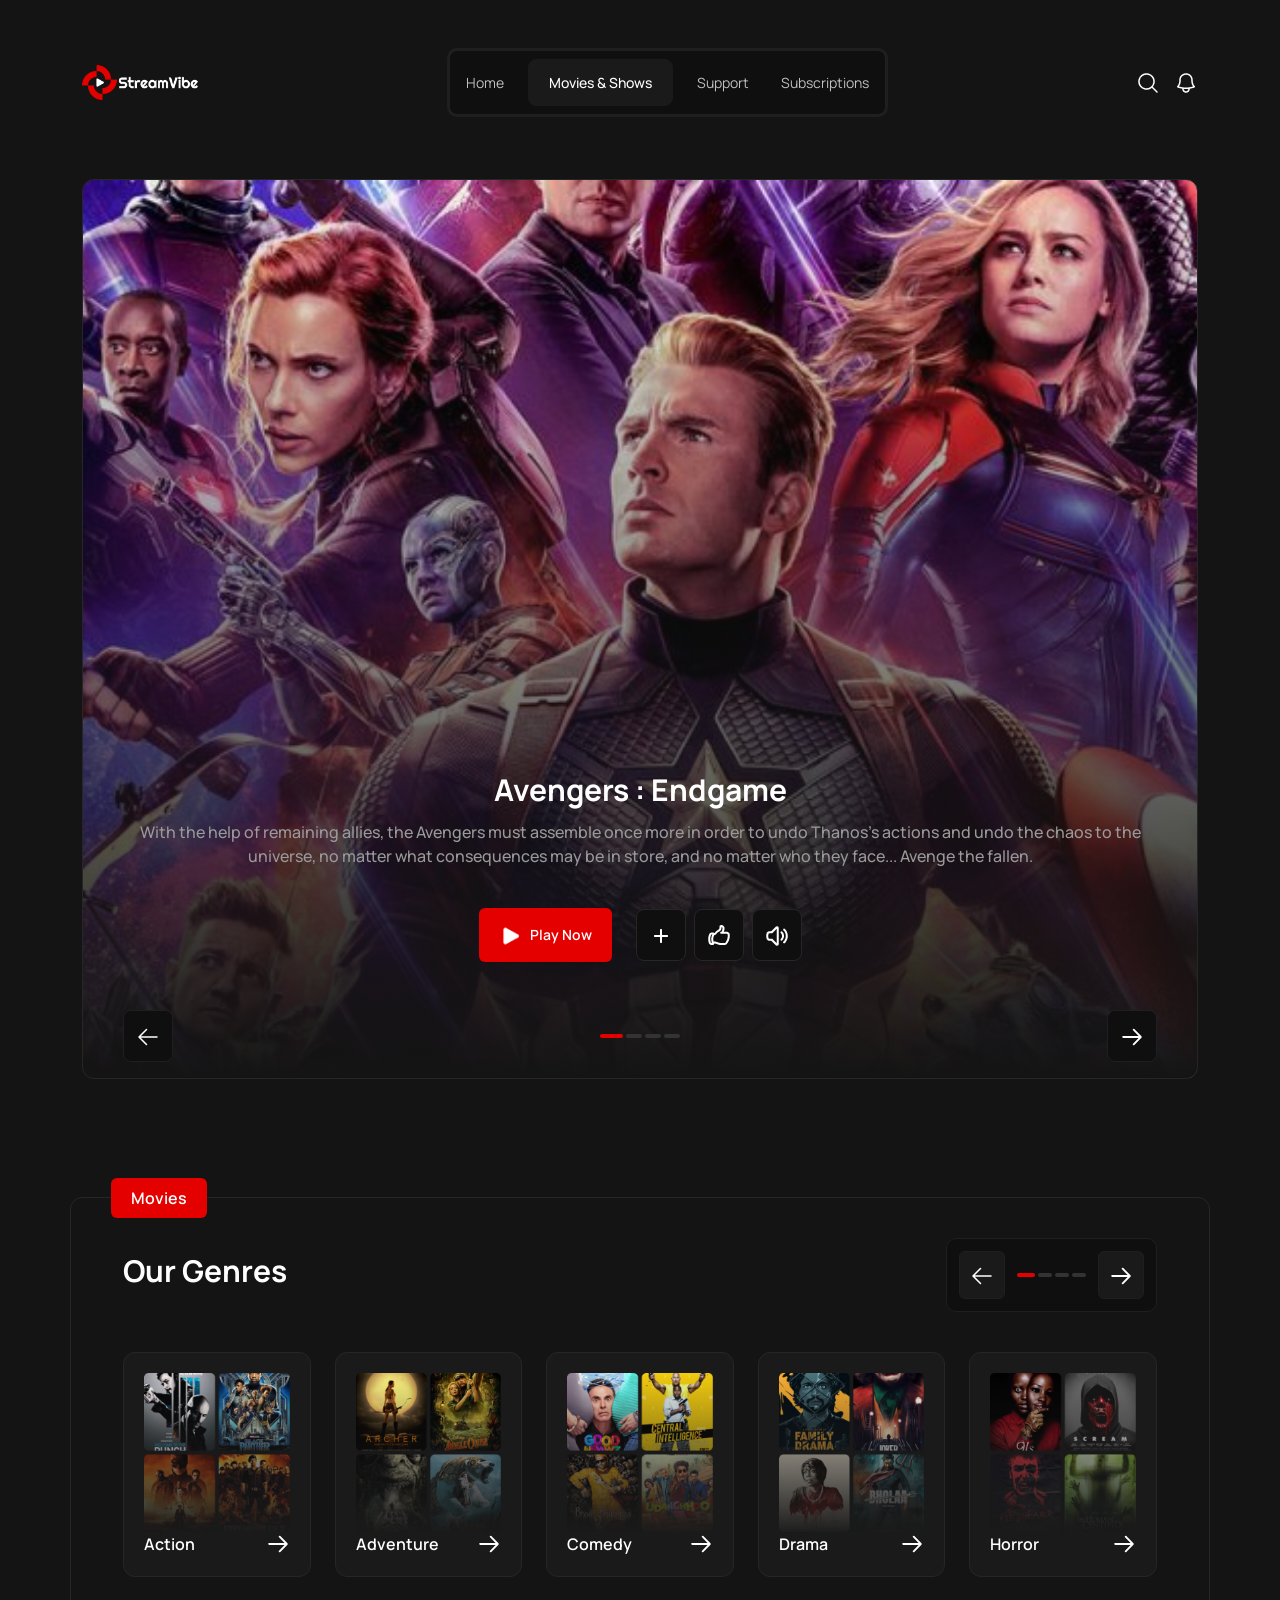
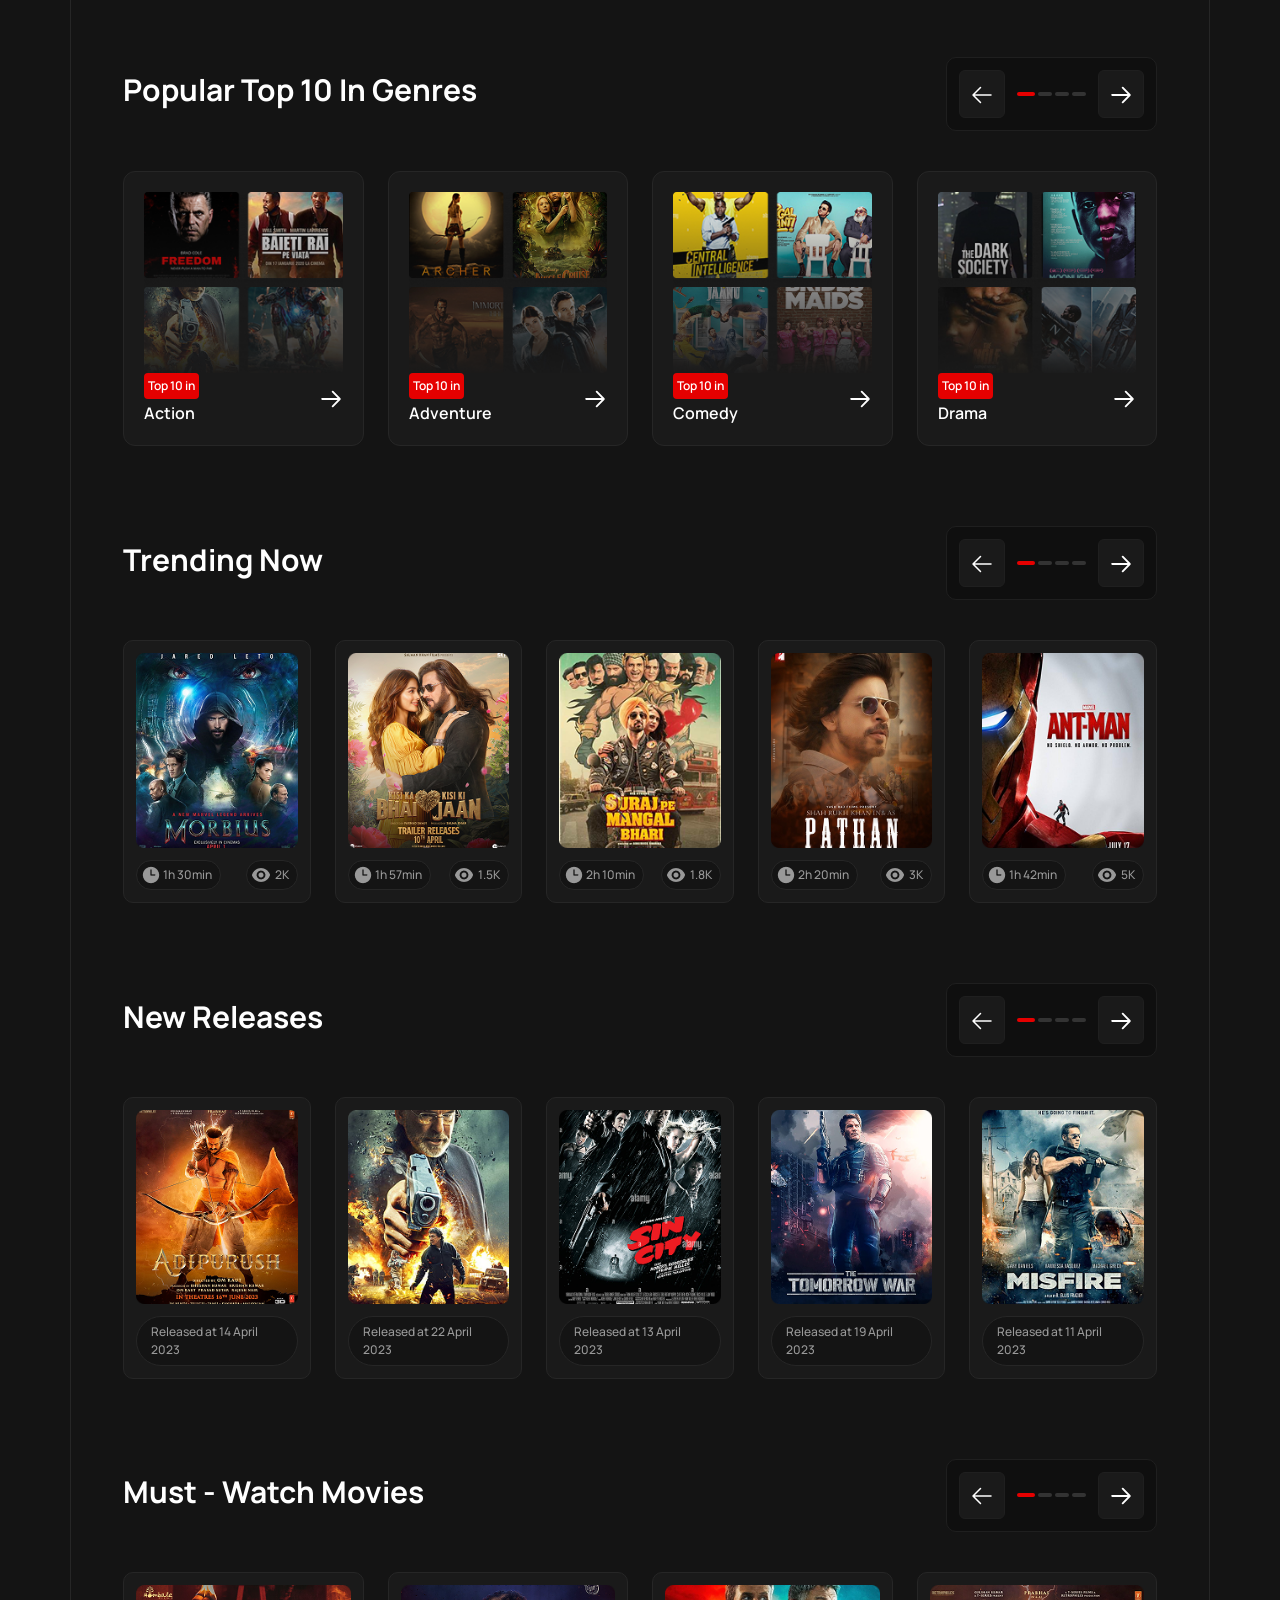
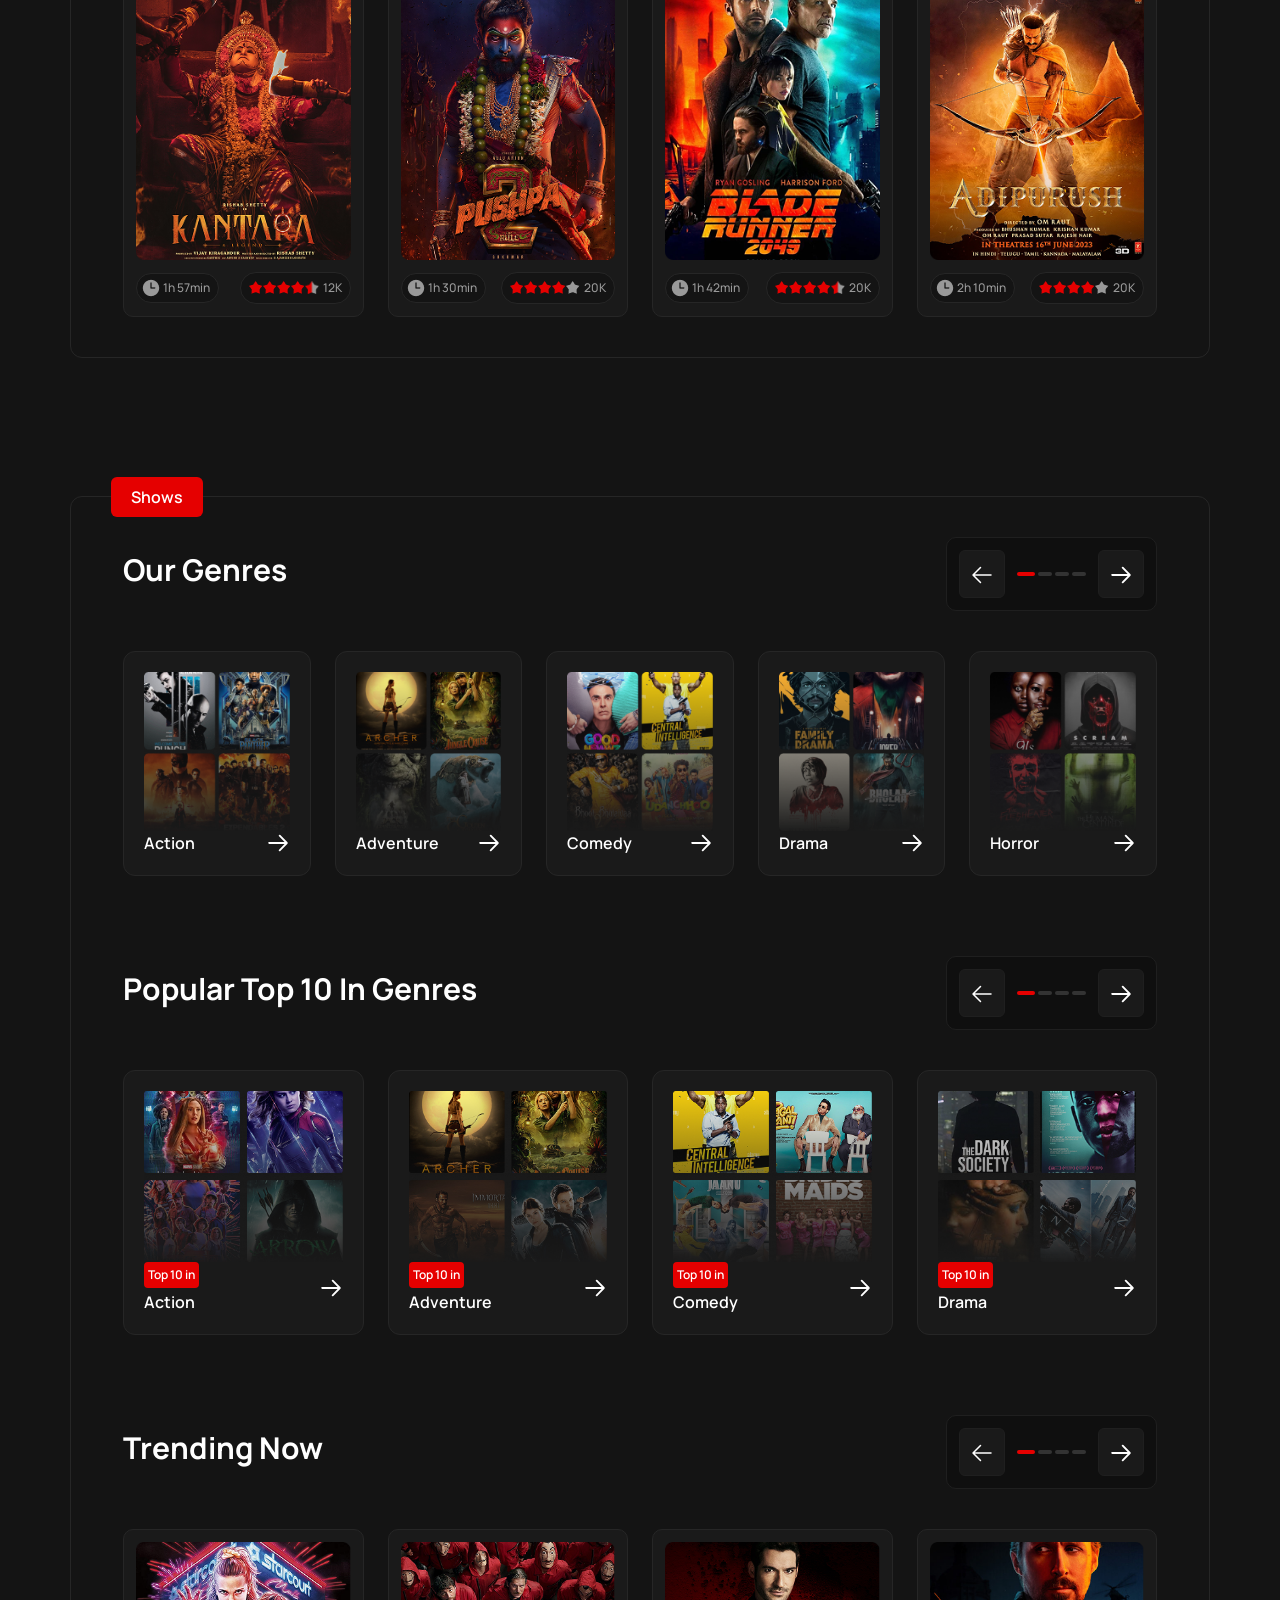
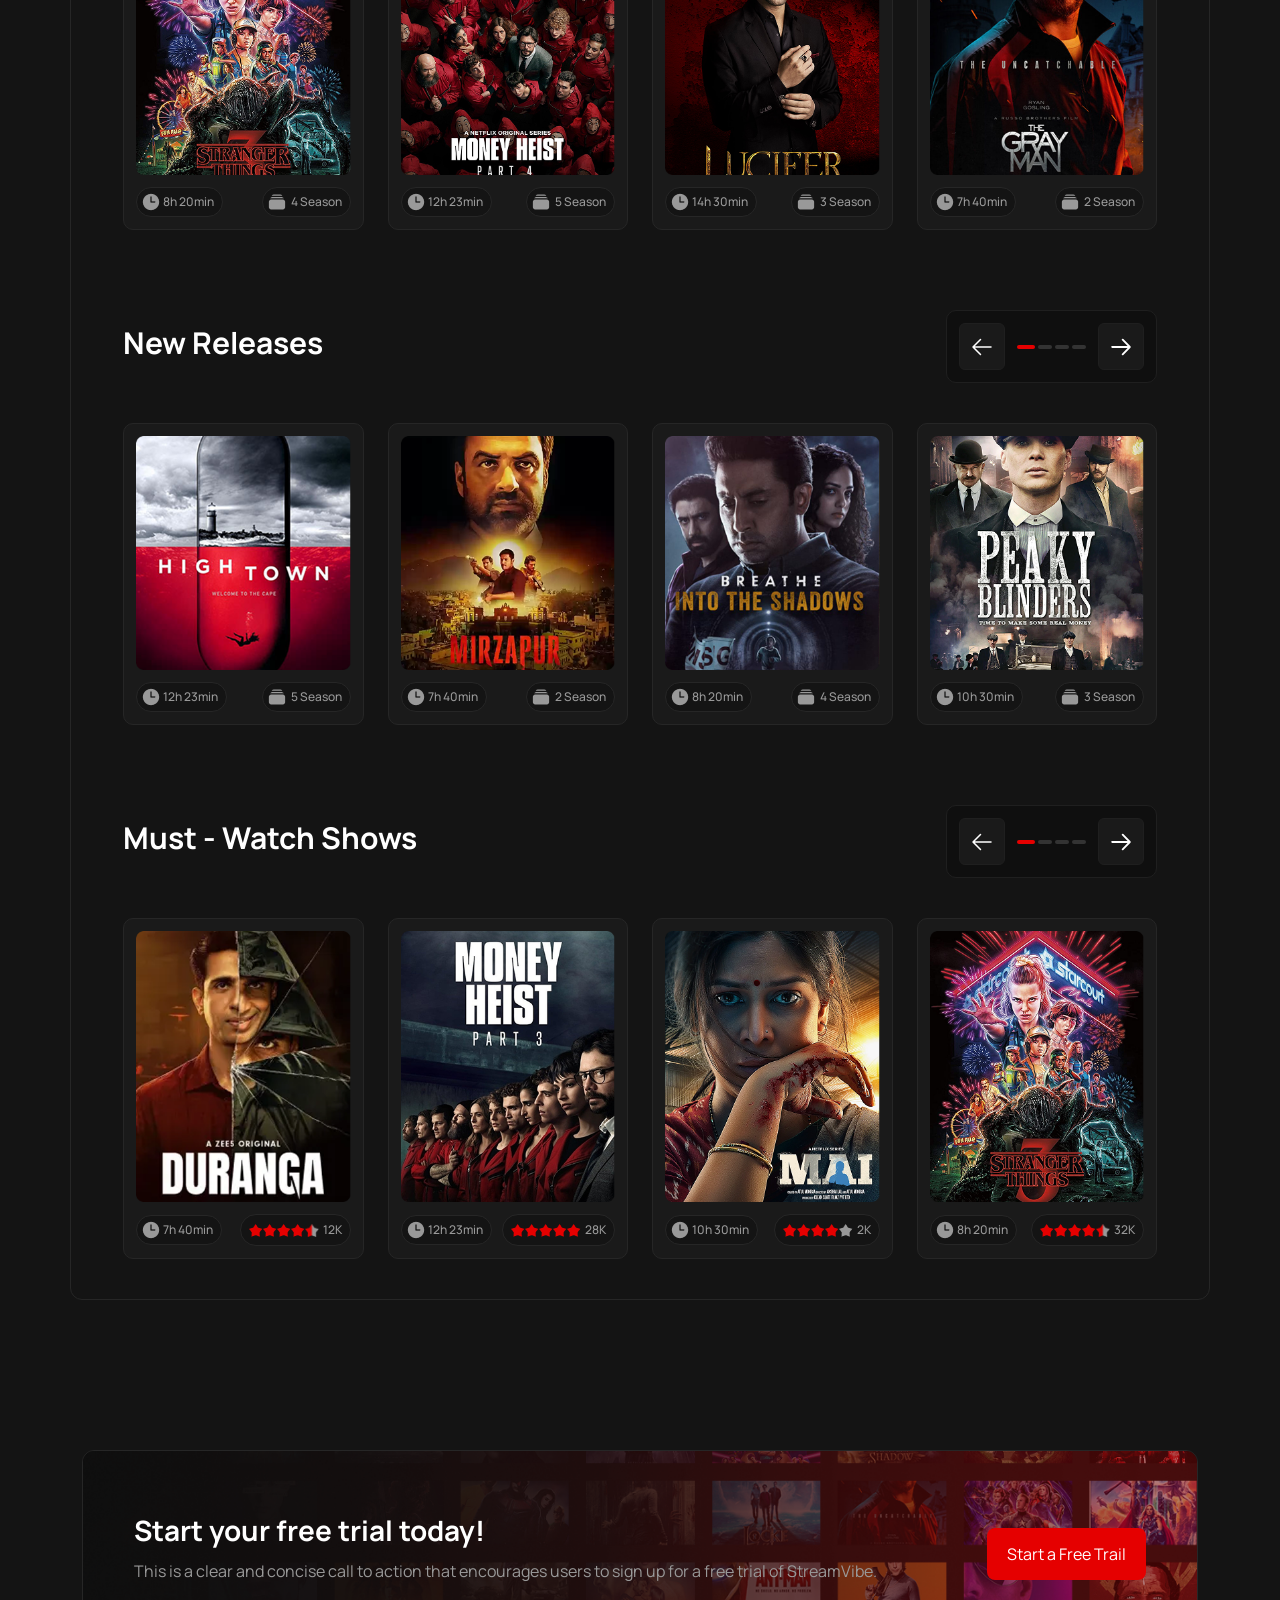
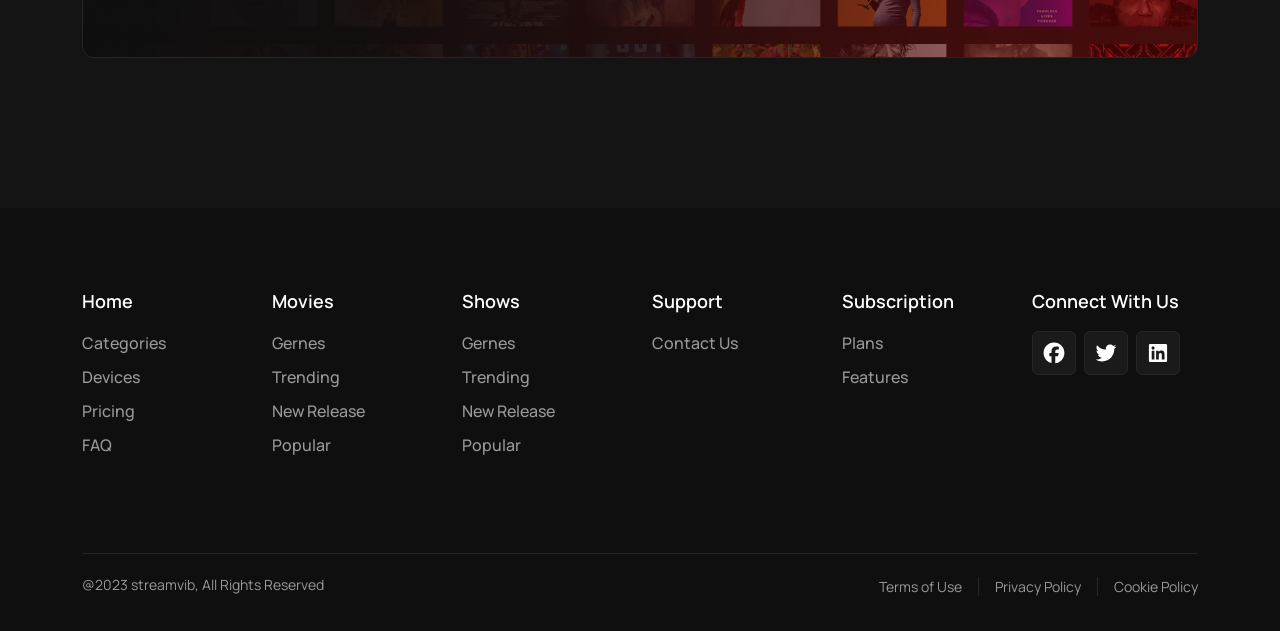
<file: Pages/movies-shows.html>
<!DOCTYPE html>
<html lang="en">
<head>
    <meta charset="UTF-8">
    <meta name="viewport" content="width=device-width, initial-scale=1.0">
    <title>Movies & Shows Page</title>
    <link rel="stylesheet" href="../Styles/bootstrap/css/bootstrap.css">
    <link rel="stylesheet" href="../Styles/style.css">
    <link rel="shortcut icon" href="../Images/Vector.png" type="image/x-icon">
</head>
<body>
    <nav class="navbar navbar-expand-lg position-static">
        <div class="container">
            <a href="../index.html"><img src="../Images/Logo.png" alt="logo"></a>
            <button class="navbar-toggler border-0" type="button" data-bs-toggle="collapse" data-bs-target="#navbarSupportedContent" aria-controls="navbarSupportedContent" aria-expanded="false" aria-label="Toggle navigation">
                <img src="../Images/button-menu.png" alt="Button Menu">
            </button>
            <div class="collapse navbar-collapse flex-grow-0" id="navbarSupportedContent">
                <ul class="navbar-nav d-lg-flex align-items-center justify-content-center">
                    <li class="nav-item mb-3 mb-lg-0 me-lg-3">
                        <a class="nav-link" href="../index.html">Home</a>
                    </li>
                    <li class="nav-item mb-3 mb-lg-0 me-lg-3">
                        <a class="nav-link active text-white" href="./movies-shows.html">Movies & Shows</a>
                    </li>
                    <li class="nav-item mb-3 mb-lg-0 me-lg-3">
                        <a class="nav-link" href="./support-page.html">Support</a>
                    </li>
                    <li class="nav-item">
                        <a class="nav-link" href="./subscription-page.html">Subscriptions</a>
                    </li>
                </ul>
            </div>

            <div class="btn-icons d-none d-lg-flex align-items-center">
                <button class="border-0 bg-transparent">
                    <img src="../Images/search-icon.png" alt="search icon">
                </button>
                <button class="border-0 bg-transparent">
                    <img src="../Images/bell-icon.png" alt="bell icon">
                </button>
            </div>
        </div>
    </nav>

    <section class="video-trailer">
        <div class="container">
            <div class="video-trailer-background">
                <div class="about-video-trailer d-flex flex-column align-items-center justify-content-center w-100 gap-4">
                    <div class="about-video-trailer-text">
                        <h2 class="text-white">Avengers : Endgame</h2>
                        <p class="d-none d-xl-block">
                            With the help of remaining allies, the Avengers must assemble once more in order to undo Thanos's actions 
                            and undo the chaos to the universe, no matter what consequences may be in store, 
                            and no matter who they face... Avenge the fallen.
                        </p>
                    </div>

                    <div class="about-video-trailer-btns w-100 d-flex flex-column flex-xl-row align-items-center justify-content-center gap-4">
                        <button class="border-0 rounded-2 main-btn">  
                            <img src="../Images/start-icon.png" alt="start icon">  
                            <span class="text-white">Play Now</span>  
                        </button> 
                        
                        <div class="mini-btns d-flex align-items-center gap-2">
                            <button class="plus">
                                <img src="../Images/plus.png" alt="Plus Icon">
                            </button>
    
                            <button class="like">
                                <img src="../Images/like.png" alt="like Icon">
                            </button>
    
                            <button class="speaker">
                                <img src="../Images/speaker.png" alt="speaker Icon">
                            </button>
                        </div>
                    </div>
                </div>

                <div class="main-btns-video-trailer d-none d-xl-flex align-items-center justify-content-between w-100">  
                    <div class="nav-btn">  
                        <svg class="arrow-left" xmlns="http://www.w3.org/2000/svg" viewBox="0 0 32 32">  
                            <path fill="currentColor"   
                            d="M29 16a1 1 0 0 1-1 1H6.414l8.293 8.293a1 1 0 0 1-1.414 1.414l-10-10a1 1 0 0 1 0-1.414l10-10a1 1 0 1 1 1.414 1.414L6.414 15H28a1 1 0 0 1 1 1"/>  
                        </svg>  
                    </div>  
    
                    <div class="indicators d-flex align-items-center justify-content-center">  
                        <span class="dot active"></span>  
                        <span class="dot"></span>  
                        <span class="dot"></span>  
                        <span class="dot"></span>  
                    </div>  
    
                    <div class="nav-btn">  
                        <svg class="arrow-right" xmlns="http://www.w3.org/2000/svg" viewBox="0 0 32 32">  
                            <path fill="currentColor"   
                            d="M3 16c0-.69.56-1.25 1.25-1.25h20.537l-7.432-7.628a1.25 1.25 0 1 1 1.79-1.744l9.497 9.747a1.246 1.246 0 0 1 0 1.75l-9.497 9.747a1.25 1.25 0 1 1-1.79-1.744l7.432-7.628H4.25C3.56 17.25 3 16.69 3 16"/>  
                        </svg>  
                    </div>  
                </div> 
            </div>
        </div>
    </section>

    <section class="movies">
        <div class="container">
            <div class="movies-or-shows w-100 d-flex d-xl-none align-items-center justify-content-center p-2">
                    <span class="active text-center">Movies</span>
                    <span class="text-center">Shows</span>
            </div>

            <div class="row movies-border row-cols-1">
                <div class="tag d-none d-xl-block">
                    <span class="text-white">Movies</span>
                </div>

                <div id="gernes-movies" class="col genres">
                    <div class="sub-container d-flex align-items-center justify-content-between">  
                        <div class="text-movies text-start">  
                            <h2 class="text-white mb-2">Our Genres</h2>  
                        </div>  
            
                        <div class="buttons-movies d-none d-xl-flex align-items-center justify-content-center p-xxl-3 g-xxl-3">  
                            <div class="nav-btn">  
                                <svg class="arrow-left" xmlns="http://www.w3.org/2000/svg" viewBox="0 0 32 32">  
                                    <path fill="currentColor"   
                                    d="M29 16a1 1 0 0 1-1 1H6.414l8.293 8.293a1 1 0 0 1-1.414 1.414l-10-10a1 1 0 0 1 0-1.414l10-10a1 1 0 1 1 1.414 1.414L6.414 15H28a1 1 0 0 1 1 1"/>  
                                </svg>  
                            </div>  
            
                            <div class="indicators d-flex align-items-center justify-content-center">  
                                <span class="dot active"></span>  
                                <span class="dot"></span>  
                                <span class="dot"></span>  
                                <span class="dot"></span>  
                            </div>  
            
                            <div class="nav-btn">  
                                <svg class="arrow-right" xmlns="http://www.w3.org/2000/svg" viewBox="0 0 32 32">  
                                    <path fill="currentColor"   
                                    d="M3 16c0-.69.56-1.25 1.25-1.25h20.537l-7.432-7.628a1.25 1.25 0 1 1 1.79-1.744l9.497 9.747a1.246 1.246 0 0 1 0 1.75l-9.497 9.747a1.25 1.25 0 1 1-1.79-1.744l7.432-7.628H4.25C3.56 17.25 3 16.69 3 16"/>  
                                </svg>  
                            </div>  
                        </div>  
                    </div>  
        
                    <div class="content-movies">  
                        <div class="row">  
                            <div class="col">  
                                <div class="card">  
                                    <div class="content-image">  
                                        <a href="./movies-page-open.html">
                                            <img class="w-100" src="../Images/categories-image1.png" alt="movies Action">  
                                        </a>
                                    </div>  
        
                                    <div class="content-text d-flex align-items-center justify-content-between">  
                                        <span class="text-white">Action</span>  
                                        <svg xmlns="http://www.w3.org/2000/svg" viewBox="0 0 32 32">  
                                            <path fill="currentColor"   
                                            d="M3 16c0-.69.56-1.25 1.25-1.25h20.537l-7.432-7.628a1.25 1.25 0 1 1 1.79-1.744l9.497 9.747a1.246 1.246 0 0 1 0 1.75l-9.497 9.747a1.25 1.25 0 1 1-1.79-1.744l7.432-7.628H4.25C3.56 17.25 3 16.69 3 16"/>  
                                        </svg>  
                                    </div>  
                                </div>  
                            </div>  
        
                            <div class="col">  
                                <div class="card">  
                                    <div class="content-image">  
                                        <a href="./movies-page-open.html">
                                            <img class="w-100" src="../Images/categories-image2.png" alt="movies Adventure">  
                                        </a>
                                    </div>  
        
                                    <div class="content-text d-flex align-items-center justify-content-between">  
                                        <span class="text-white">Adventure</span>  
                                        <svg xmlns="http://www.w3.org/2000/svg" viewBox="0 0 32 32">  
                                            <path fill="currentColor"   
                                            d="M3 16c0-.69.56-1.25 1.25-1.25h20.537l-7.432-7.628a1.25 1.25 0 1 1 1.79-1.744l9.497 9.747a1.246 1.246 0 0 1 0 1.75l-9.497 9.747a1.25 1.25 0 1 1-1.79-1.744l7.432-7.628H4.25C3.56 17.25 3 16.69 3 16"/>  
                                        </svg>  
                                    </div>  
                                </div>  
                            </div>  
        
                            <div class="col d-none d-xl-block">  
                                <div class="card">  
                                    <div class="content-image">  
                                        <a href="./movies-page-open.html">
                                            <img class="w-100" src="../Images/categories-image3.png" alt="movies Comedy">  
                                        </a>
                                    </div>  
        
                                    <div class="content-text d-flex align-items-center justify-content-between">  
                                        <span class="text-white">Comedy</span>  
                                        <svg xmlns="http://www.w3.org/2000/svg" viewBox="0 0 32 32">  
                                            <path fill="currentColor"   
                                            d="M3 16c0-.69.56-1.25 1.25-1.25h20.537l-7.432-7.628a1.25 1.25 0 1 1 1.79-1.744l9.497 9.747a1.246 1.246 0 0 1 0 1.75l-9.497 9.747a1.25 1.25 0 1 1-1.79-1.744l7.432-7.628H4.25C3.56 17.25 3 16.69 3 16"/>  
                                        </svg>  
                                    </div>  
                                </div>  
                            </div>  
        
                            <div class="col d-none d-xl-block">  
                                <div class="card">  
                                    <div class="content-image">  
                                        <a href="./movies-page-open.html">
                                            <img class="w-100" src="../Images/categories-image4.png" alt="movies Drama">  
                                        </a>
                                    </div>  
        
                                    <div class="content-text d-flex align-items-center justify-content-between">  
                                        <span class="text-white">Drama</span>  
                                        <svg xmlns="http://www.w3.org/2000/svg" viewBox="0 0 32 32">  
                                            <path fill="currentColor"   
                                            d="M3 16c0-.69.56-1.25 1.25-1.25h20.537l-7.432-7.628a1.25 1.25 0 1 1 1.79-1.744l9.497 9.747a1.246 1.246 0 0 1 0 1.75l-9.497 9.747a1.25 1.25 0 1 1-1.79-1.744l7.432-7.628H4.25C3.56 17.25 3 16.69 3 16"/>  
                                        </svg>  
                                    </div>  
                                </div>  
                            </div>  
        
                            <div class="col d-none d-xl-block">  
                                <div class="card">  
                                    <div class="content-image">  
                                        <a href="./movies-page-open.html">
                                            <img class="w-100" src="../Images/categories-image5.png" alt="movies Horror">  
                                        </a>
                                    </div>  
        
                                    <div class="content-text d-flex align-items-center justify-content-between">  
                                        <span class="text-white">Horror</span>  
                                        <svg xmlns="http://www.w3.org/2000/svg" viewBox="0 0 32 32">  
                                            <path fill="currentColor"   
                                            d="M3 16c0-.69.56-1.25 1.25-1.25h20.537l-7.432-7.628a1.25 1.25 0 1 1 1.79-1.744l9.497 9.747a1.246 1.246 0 0 1 0 1.75l-9.497 9.747a1.25 1.25 0 1 1-1.79-1.744l7.432-7.628H4.25C3.56 17.25 3 16.69 3 16"/>  
                                        </svg>  
                                    </div>  
                                </div>  
                            </div>  
                        </div>  
                    </div>  
                    
                    <div class="progress d-xl-none" role="progressbar" aria-label="Example 5px high" aria-valuenow="25" aria-valuemin="0" aria-valuemax="100">  
                        <div class="progress-bar w-25"></div>  
                    </div>  
                </div>

                <div id="popular-movies" class="col popular">
                    <div class="sub-container d-flex align-items-center justify-content-between">  
                        <div class="text-movies text-start">  
                            <h2 class="text-white mb-2">Popular Top 10 In Genres</h2>  
                        </div>  
            
                        <div class="buttons-movies d-none d-xl-flex align-items-center justify-content-center p-xxl-3 g-xxl-3">  
                            <div class="nav-btn">  
                                <svg class="arrow-left" xmlns="http://www.w3.org/2000/svg" viewBox="0 0 32 32">  
                                    <path fill="currentColor"   
                                    d="M29 16a1 1 0 0 1-1 1H6.414l8.293 8.293a1 1 0 0 1-1.414 1.414l-10-10a1 1 0 0 1 0-1.414l10-10a1 1 0 1 1 1.414 1.414L6.414 15H28a1 1 0 0 1 1 1"/>  
                                </svg>  
                            </div>  
            
                            <div class="indicators d-flex align-items-center justify-content-center">  
                                <span class="dot active"></span>  
                                <span class="dot"></span>  
                                <span class="dot"></span>  
                                <span class="dot"></span>  
                            </div>  
            
                            <div class="nav-btn">  
                                <svg class="arrow-right" xmlns="http://www.w3.org/2000/svg" viewBox="0 0 32 32">  
                                    <path fill="currentColor"   
                                    d="M3 16c0-.69.56-1.25 1.25-1.25h20.537l-7.432-7.628a1.25 1.25 0 1 1 1.79-1.744l9.497 9.747a1.246 1.246 0 0 1 0 1.75l-9.497 9.747a1.25 1.25 0 1 1-1.79-1.744l7.432-7.628H4.25C3.56 17.25 3 16.69 3 16"/>  
                                </svg>  
                            </div>  
                        </div>  
                    </div>  
        
                    <div class="content-movies">  
                        <div class="row">  
                            <div class="col">  
                                <div class="card">  
                                    <div class="content-image">  
                                        <a href="./movies-page-open.html">
                                            <img class="w-100" src="../Images/popular-movies-image1.png" alt="movies Action">  
                                        </a>
                                    </div>  
        
                                    <div class="content-text d-flex align-items-center justify-content-between">  
                                        <div class="text-popular">
                                            <p class="text-white top">Top 10 in</p>
                                            <p class="text-white genre">Action</p>  
                                        </div>
                                        <svg xmlns="http://www.w3.org/2000/svg" viewBox="0 0 32 32">  
                                            <path fill="currentColor"   
                                            d="M3 16c0-.69.56-1.25 1.25-1.25h20.537l-7.432-7.628a1.25 1.25 0 1 1 1.79-1.744l9.497 9.747a1.246 1.246 0 0 1 0 1.75l-9.497 9.747a1.25 1.25 0 1 1-1.79-1.744l7.432-7.628H4.25C3.56 17.25 3 16.69 3 16"/>  
                                        </svg>  
                                    </div>  
                                </div>  
                            </div>  
        
                            <div class="col">  
                                <div class="card">  
                                    <div class="content-image">  
                                        <a href="./movies-page-open.html">
                                            <img class="w-100" src="../Images/popular-movies-image2.png" alt="movies Adventure">  
                                        </a>
                                    </div>  
        
                                    <div class="content-text d-flex align-items-center justify-content-between">  
                                        <div class="text-popular">
                                            <p class="text-white top">Top 10 in</p>
                                            <p class="text-white genre">Adventure</p>  
                                        </div>
                                        <svg xmlns="http://www.w3.org/2000/svg" viewBox="0 0 32 32">  
                                            <path fill="currentColor"   
                                            d="M3 16c0-.69.56-1.25 1.25-1.25h20.537l-7.432-7.628a1.25 1.25 0 1 1 1.79-1.744l9.497 9.747a1.246 1.246 0 0 1 0 1.75l-9.497 9.747a1.25 1.25 0 1 1-1.79-1.744l7.432-7.628H4.25C3.56 17.25 3 16.69 3 16"/>  
                                        </svg>  
                                    </div>  
                                </div>  
                            </div>  
        
                            <div class="col d-none d-xl-block">  
                                <div class="card">  
                                    <div class="content-image">  
                                        <a href="./movies-page-open.html">
                                            <img class="w-100" src="../Images/popular-movies-image3.png" alt="movies Comedy">  
                                        </a>
                                    </div>  
        
                                    <div class="content-text d-flex align-items-center justify-content-between">  
                                        <div class="text-popular">
                                            <p class="text-white top">Top 10 in</p>
                                            <p class="text-white genre">Comedy</p>  
                                        </div>
                                        <svg xmlns="http://www.w3.org/2000/svg" viewBox="0 0 32 32">  
                                            <path fill="currentColor"   
                                            d="M3 16c0-.69.56-1.25 1.25-1.25h20.537l-7.432-7.628a1.25 1.25 0 1 1 1.79-1.744l9.497 9.747a1.246 1.246 0 0 1 0 1.75l-9.497 9.747a1.25 1.25 0 1 1-1.79-1.744l7.432-7.628H4.25C3.56 17.25 3 16.69 3 16"/>  
                                        </svg>  
                                    </div>  
                                </div>  
                            </div>  
        
                            <div class="col d-none d-xl-block">  
                                <div class="card">  
                                    <div class="content-image">  
                                        <a href="./movies-page-open.html">
                                            <img class="w-100" src="../Images/popular-movies-image4.png" alt="movies Drama">  
                                        </a>
                                    </div>  
        
                                    <div class="content-text d-flex align-items-center justify-content-between">  
                                        <div class="text-popular">
                                            <p class="text-white top">Top 10 in</p>
                                            <p class="text-white genre">Drama</p>  
                                        </div>
                                        <svg xmlns="http://www.w3.org/2000/svg" viewBox="0 0 32 32">  
                                            <path fill="currentColor"   
                                            d="M3 16c0-.69.56-1.25 1.25-1.25h20.537l-7.432-7.628a1.25 1.25 0 1 1 1.79-1.744l9.497 9.747a1.246 1.246 0 0 1 0 1.75l-9.497 9.747a1.25 1.25 0 1 1-1.79-1.744l7.432-7.628H4.25C3.56 17.25 3 16.69 3 16"/>  
                                        </svg>  
                                    </div>  
                                </div>  
                            </div>
                        </div>  
                    </div>  
                    
                    <div class="progress d-xl-none" role="progressbar" aria-label="Example 5px high" aria-valuenow="25" aria-valuemin="0" aria-valuemax="100">  
                        <div class="progress-bar w-25"></div>  
                    </div>  
                </div>

                <div id="trending-movies" class="col trending">
                    <div class="sub-container d-flex align-items-center justify-content-between">  
                        <div class="text-movies text-start">  
                            <h2 class="text-white mb-2">Trending Now</h2>  
                        </div>  
            
                        <div class="buttons-movies d-none d-xl-flex align-items-center justify-content-center p-xxl-3 g-xxl-3">  
                            <div class="nav-btn">  
                                <svg class="arrow-left" xmlns="http://www.w3.org/2000/svg" viewBox="0 0 32 32">  
                                    <path fill="currentColor"   
                                    d="M29 16a1 1 0 0 1-1 1H6.414l8.293 8.293a1 1 0 0 1-1.414 1.414l-10-10a1 1 0 0 1 0-1.414l10-10a1 1 0 1 1 1.414 1.414L6.414 15H28a1 1 0 0 1 1 1"/>  
                                </svg>  
                            </div>  
            
                            <div class="indicators d-flex align-items-center justify-content-center">  
                                <span class="dot active"></span>  
                                <span class="dot"></span>  
                                <span class="dot"></span>  
                                <span class="dot"></span>  
                            </div>  
            
                            <div class="nav-btn">  
                                <svg class="arrow-right" xmlns="http://www.w3.org/2000/svg" viewBox="0 0 32 32">  
                                    <path fill="currentColor"   
                                    d="M3 16c0-.69.56-1.25 1.25-1.25h20.537l-7.432-7.628a1.25 1.25 0 1 1 1.79-1.744l9.497 9.747a1.246 1.246 0 0 1 0 1.75l-9.497 9.747a1.25 1.25 0 1 1-1.79-1.744l7.432-7.628H4.25C3.56 17.25 3 16.69 3 16"/>  
                                </svg>  
                            </div>  
                        </div>  
                    </div>  
        
                    <div class="content-movies">  
                        <div class="row">  
                            <div class="col">  
                                <div class="card trending-card">  
                                    <div class="content-image">  
                                        <a href="./movies-page-open.html">
                                            <img class="w-100" src="../Images/trending-movies-image1.png" alt="trending movies">  
                                        </a>
                                    </div>  
        
                                    <div class="content-trending d-flex align-items-center justify-content-between">  
                                        <div class="duration d-flex align-items-center">
                                            <img src="../Images/duration-icon.png" alt="ducration icon">
                                            <span>1h 30min</span>
                                        </div>
                                        <div class="views d-flex align-items-center">
                                            <img src="../Images/views-icon.png" alt="views icon">
                                            <span>2K</span>
                                        </div>
                                    </div>  
                                </div>  
                            </div>  
        
                            <div class="col">  
                                <div class="card trending-card">  
                                    <div class="content-image">  
                                        <a href="./movies-page-open.html">
                                            <img class="w-100" src="../Images/trending-movies-image2.png" alt="trending movies">  
                                        </a>
                                    </div>  
        
                                    <div class="content-trending d-flex align-items-center justify-content-between">  
                                        <div class="duration d-flex align-items-center">
                                            <img src="../Images/duration-icon.png" alt="ducration icon">
                                            <span>1h 57min</span>
                                        </div>
                                        <div class="views d-flex align-items-center">
                                            <img src="../Images/views-icon.png" alt="views icon">
                                            <span>1.5K</span>
                                        </div>
                                    </div>  
                                </div>  
                            </div>  
        
                            <div class="col d-none d-xl-block">  
                                <div class="card trending-card">  
                                    <div class="content-image">  
                                        <a href="./movies-page-open.html">
                                            <img class="w-100" src="../Images/trending-movies-image3.png" alt="trending movies">  
                                        </a>
                                    </div>  
        
                                    <div class="content-trending d-flex align-items-center justify-content-between">  
                                        <div class="duration d-flex align-items-center">
                                            <img src="../Images/duration-icon.png" alt="ducration icon">
                                            <span>2h 10min</span>
                                        </div>
                                        <div class="views d-flex align-items-center">
                                            <img src="../Images/views-icon.png" alt="views icon">
                                            <span>1.8K</span>
                                        </div>
                                    </div>  
                                </div>  
                            </div>  
        
                            <div class="col d-none d-xl-block">  
                                <div class="card trending-card">  
                                    <div class="content-image">  
                                        <a href="./movies-page-open.html">
                                            <img class="w-100" src="../Images/trending-movies-image4.png" alt="trending movies">  
                                        </a>
                                    </div>  
        
                                    <div class="content-trending d-flex align-items-center justify-content-between">  
                                        <div class="duration d-flex align-items-center">
                                            <img src="../Images/duration-icon.png" alt="ducration icon">
                                            <span>2h 20min</span>
                                        </div>
                                        <div class="views d-flex align-items-center">
                                            <img src="../Images/views-icon.png" alt="views icon">
                                            <span>3K</span>
                                        </div>
                                    </div>  
                                </div>  
                            </div>  
        
                            <div class="col d-none d-xl-block">  
                                <div class="card trending-card">  
                                    <div class="content-image">  
                                        <a href="./movies-page-open.html">
                                            <img class="w-100" src="../Images/trending-movies-image5.png" alt="trending movies">  
                                        </a>
                                    </div>  
        
                                    <div class="content-trending d-flex align-items-center justify-content-between">  
                                        <div class="duration d-flex align-items-center">
                                            <img src="../Images/duration-icon.png" alt="ducration icon">
                                            <span>1h 42min</span>
                                        </div>
                                        <div class="views d-flex align-items-center">
                                            <img src="../Images/views-icon.png" alt="views icon">
                                            <span>5K</span>
                                        </div>
                                    </div>  
                                </div>  
                            </div>  
                        </div>  
                    </div>  
                    
                    <div class="progress d-xl-none" role="progressbar" aria-label="Example 5px high" aria-valuenow="25" aria-valuemin="0" aria-valuemax="100">  
                        <div class="progress-bar w-25"></div>  
                    </div>  
                </div>

                <div id="new-release-movies" class="col new-releases">
                    <div class="sub-container d-flex align-items-center justify-content-between">  
                        <div class="text-movies text-start">  
                            <h2 class="text-white mb-2">New Releases</h2>  
                        </div>  
            
                        <div class="buttons-movies d-none d-xl-flex align-items-center justify-content-center p-xxl-3 g-xxl-3">  
                            <div class="nav-btn">  
                                <svg class="arrow-left" xmlns="http://www.w3.org/2000/svg" viewBox="0 0 32 32">  
                                    <path fill="currentColor"   
                                    d="M29 16a1 1 0 0 1-1 1H6.414l8.293 8.293a1 1 0 0 1-1.414 1.414l-10-10a1 1 0 0 1 0-1.414l10-10a1 1 0 1 1 1.414 1.414L6.414 15H28a1 1 0 0 1 1 1"/>  
                                </svg>  
                            </div>  
            
                            <div class="indicators d-flex align-items-center justify-content-center">  
                                <span class="dot active"></span>  
                                <span class="dot"></span>  
                                <span class="dot"></span>  
                                <span class="dot"></span>  
                            </div>  
            
                            <div class="nav-btn">  
                                <svg class="arrow-right" xmlns="http://www.w3.org/2000/svg" viewBox="0 0 32 32">  
                                    <path fill="currentColor"   
                                    d="M3 16c0-.69.56-1.25 1.25-1.25h20.537l-7.432-7.628a1.25 1.25 0 1 1 1.79-1.744l9.497 9.747a1.246 1.246 0 0 1 0 1.75l-9.497 9.747a1.25 1.25 0 1 1-1.79-1.744l7.432-7.628H4.25C3.56 17.25 3 16.69 3 16"/>  
                                </svg>  
                            </div>  
                        </div>  
                    </div>  
        
                    <div class="content-movies">  
                        <div class="row">  
                            <div class="col">  
                                <div class="card new-releases-card">  
                                    <div class="content-image">  
                                        <a href="./movies-page-open.html">
                                            <img class="w-100" src="../Images/new-movies-image1.png" alt="new releases movies">  
                                        </a>
                                    </div>  
        
                                    <div class="content-releases-movies d-flex align-items-center justify-content-center">  
                                        <span>Released at 14 April 2023</span>
                                    </div>  
                                </div>  
                            </div>  
        
                            <div class="col">  
                                <div class="card new-releases-card">  
                                    <div class="content-image">  
                                        <a href="./movies-page-open.html">
                                            <img class="w-100" src="../Images/new-movies-image2.png" alt="new releases movies">  
                                        </a>
                                    </div>  
        
                                    <div class="content-releases-movies d-flex align-items-center justify-content-center">  
                                        <span>Released at 22 April 2023</span>
                                    </div>  
                                </div>  
                            </div>  
        
                            <div class="col d-none d-xl-block">  
                                <div class="card new-releases-card">  
                                    <div class="content-image">  
                                        <a href="./movies-page-open.html">
                                            <img class="w-100" src="../Images/new-movies-image3.png" alt="new releases movies">  
                                        </a>
                                    </div>  
        
                                    <div class="content-releases-movies d-flex align-items-center justify-content-center">  
                                        <span>Released at 13 April 2023</span>
                                    </div>  
                                </div>  
                            </div>  
        
                            <div class="col d-none d-xl-block">  
                                <div class="card new-releases-card">  
                                    <div class="content-image">  
                                        <a href="./movies-page-open.html">
                                            <img class="w-100" src="../Images/new-movies-image4.png" alt="new releases movies">  
                                        </a>
                                    </div>  
        
                                    <div class="content-releases-movies d-flex align-items-center justify-content-center">  
                                        <span>Released at 19 April 2023</span>
                                    </div>  
                                </div>  
                            </div>  
        
                            <div class="col d-none d-xl-block">  
                                <div class="card new-releases-card">  
                                    <div class="content-image">  
                                        <a href="./movies-page-open.html">
                                            <img class="w-100" src="../Images/new-movies-image5.png" alt="new releases movies">  
                                        </a>
                                    </div>  
        
                                    <div class="content-releases-movies d-flex align-items-center justify-content-center">  
                                        <span>Released at 11 April 2023</span>
                                    </div>  
                                </div>  
                            </div>  
                        </div>  
                    </div>  
                    
                    <div class="progress d-xl-none" role="progressbar" aria-label="Example 5px high" aria-valuenow="25" aria-valuemin="0" aria-valuemax="100">  
                        <div class="progress-bar w-25"></div>  
                    </div>  
                </div>

                <div class="col must-watch">
                    <div class="sub-container d-flex align-items-center justify-content-between">  
                        <div class="text-movies text-start">  
                            <h2 class="text-white mb-2">Must - Watch Movies</h2>  
                        </div>  
            
                        <div class="buttons-movies d-none d-xl-flex align-items-center justify-content-center p-xxl-3 g-xxl-3">  
                            <div class="nav-btn">  
                                <svg class="arrow-left" xmlns="http://www.w3.org/2000/svg" viewBox="0 0 32 32">  
                                    <path fill="currentColor"   
                                    d="M29 16a1 1 0 0 1-1 1H6.414l8.293 8.293a1 1 0 0 1-1.414 1.414l-10-10a1 1 0 0 1 0-1.414l10-10a1 1 0 1 1 1.414 1.414L6.414 15H28a1 1 0 0 1 1 1"/>  
                                </svg>  
                            </div>  
            
                            <div class="indicators d-flex align-items-center justify-content-center">  
                                <span class="dot active"></span>  
                                <span class="dot"></span>  
                                <span class="dot"></span>  
                                <span class="dot"></span>  
                            </div>  
            
                            <div class="nav-btn">  
                                <svg class="arrow-right" xmlns="http://www.w3.org/2000/svg" viewBox="0 0 32 32">  
                                    <path fill="currentColor"   
                                    d="M3 16c0-.69.56-1.25 1.25-1.25h20.537l-7.432-7.628a1.25 1.25 0 1 1 1.79-1.744l9.497 9.747a1.246 1.246 0 0 1 0 1.75l-9.497 9.747a1.25 1.25 0 1 1-1.79-1.744l7.432-7.628H4.25C3.56 17.25 3 16.69 3 16"/>  
                                </svg>  
                            </div>  
                        </div>  
                    </div>  
        
                    <div class="content-movies">  
                        <div class="row">  
                            <div class="col">  
                                <div class="card must-watch-card">  
                                    <div class="content-image">  
                                        <a href="./movies-page-open.html">
                                            <img class="w-100" src="../Images/must-watch-movies-image1.png" alt="must watch movies">  
                                        </a>
                                    </div>  
        
                                    <div class="content-must-watch d-flex flex-column flex-sm-row align-items-center justify-content-between">  
                                        <div class="duration d-flex align-items-center">
                                            <img src="../Images/duration-icon.png" alt="ducration icon">
                                            <span>1h 57min</span>
                                        </div>

                                        <div class="rate d-flex align-items-center justify-content-between gap-1">
                                            <div class="stars d-flex align-items-center justify-content-center">
                                                <img src="../Images/full-star-icon.png" alt="star icon">
                                                <img src="../Images/full-star-icon.png" alt="star icon">
                                                <img src="../Images/full-star-icon.png" alt="star icon">
                                                <img src="../Images/full-star-icon.png" alt="star icon">
                                                <img src="../Images/half-star-icon.png" alt="half star icon">
                                            </div>
                                            <span>12K</span>
                                        </div>
                                    </div>  
                                </div>  
                            </div>  
        
                            <div class="col">  
                                <div class="card must-watch-card">  
                                    <div class="content-image">  
                                        <a href="./movies-page-open.html">
                                            <img class="w-100" src="../Images/must-watch-movies-image2.png" alt="must watch movies">  
                                        </a>
                                    </div>  
        
                                    <div class="content-must-watch d-flex flex-column flex-sm-row align-items-center justify-content-between">  
                                        <div class="duration d-flex align-items-center">
                                            <img src="../Images/duration-icon.png" alt="ducration icon">
                                            <span>1h 30min</span>
                                        </div>

                                        <div class="rate d-flex align-items-center justify-content-between gap-1">
                                            <div class="stars d-flex align-items-center justify-content-center">
                                                <img src="../Images/full-star-icon.png" alt="star icon">
                                                <img src="../Images/full-star-icon.png" alt="star icon">
                                                <img src="../Images/full-star-icon.png" alt="star icon">
                                                <img src="../Images/full-star-icon.png" alt="star icon">
                                                <img src="../Images/holo-star.png" alt="holo star icon">
                                            </div>
                                            <span>20K</span>
                                        </div>
                                    </div>  
                                </div>  
                            </div>  
        
                            <div class="col d-none d-xl-block">  
                                <div class="card must-watch-card">  
                                    <div class="content-image">  
                                        <a href="./movies-page-open.html">
                                            <img class="w-100" src="../Images/must-watch-movies-image3.png" alt="must watch movies">  
                                        </a>
                                    </div>  
        
                                    <div class="content-must-watch d-flex align-items-center justify-content-between">  
                                        <div class="duration d-flex align-items-center">
                                            <img src="../Images/duration-icon.png" alt="ducration icon">
                                            <span>1h 42min</span>
                                        </div>

                                        <div class="rate d-flex align-items-center justify-content-between gap-1">
                                            <div class="stars d-flex align-items-center justify-content-center">
                                                <img src="../Images/full-star-icon.png" alt="star icon">
                                                <img src="../Images/full-star-icon.png" alt="star icon">
                                                <img src="../Images/full-star-icon.png" alt="star icon">
                                                <img src="../Images/full-star-icon.png" alt="star icon">
                                                <img src="../Images/half-star-icon.png" alt="half star icon">
                                            </div>
                                            <span>20K</span>
                                        </div>
                                    </div>  
                                </div>  
                            </div>  
        
                            <div class="col d-none d-xl-block">  
                                <div class="card must-watch-card">  
                                    <div class="content-image">  
                                        <a href="./movies-page-open.html">
                                            <img class="w-100" src="../Images/must-watch-movies-image4.png" alt="must watch movies">  
                                        </a>
                                    </div>  
        
                                    <div class="content-must-watch d-flex align-items-center justify-content-between">  
                                        <div class="duration d-flex align-items-center">
                                            <img src="../Images/duration-icon.png" alt="ducration icon">
                                            <span>2h 10min</span>
                                        </div>

                                        <div class="rate d-flex align-items-center justify-content-between gap-1">
                                            <div class="stars d-flex align-items-center justify-content-center">
                                                <img src="../Images/full-star-icon.png" alt="star icon">
                                                <img src="../Images/full-star-icon.png" alt="star icon">
                                                <img src="../Images/full-star-icon.png" alt="star icon">
                                                <img src="../Images/full-star-icon.png" alt="star icon">
                                                <img src="../Images/holo-star.png" alt="holo star icon">
                                            </div>
                                            <span>20K</span>
                                        </div>
                                    </div>  
                                </div>  
                            </div>  
                        </div>  
                    </div>  
                    
                    <div class="progress d-xl-none" role="progressbar" aria-label="Example 5px high" aria-valuenow="25" aria-valuemin="0" aria-valuemax="100">  
                        <div class="progress-bar w-25"></div>  
                    </div>  
                </div>
            </div>
        </div>
    </section>

    <section class="shows d-none d-xl-block">
        <div class="container">
            <div class="row shows-border row-cols-1">
                <div class="tag d-none d-xl-block">
                    <span class="text-white">Shows</span>
                </div>

                <div id="gernes-shows" class="col genres">
                    <div class="sub-container d-flex align-items-center justify-content-between">  
                        <div class="text-shows text-start">  
                            <h2 class="text-white mb-2">Our Genres</h2>  
                        </div>  
            
                        <div class="buttons-shows d-none d-xl-flex align-items-center justify-content-center p-xxl-3 g-xxl-3">  
                            <div class="nav-btn">  
                                <svg class="arrow-left" xmlns="http://www.w3.org/2000/svg" viewBox="0 0 32 32">  
                                    <path fill="currentColor"   
                                    d="M29 16a1 1 0 0 1-1 1H6.414l8.293 8.293a1 1 0 0 1-1.414 1.414l-10-10a1 1 0 0 1 0-1.414l10-10a1 1 0 1 1 1.414 1.414L6.414 15H28a1 1 0 0 1 1 1"/>  
                                </svg>  
                            </div>  
            
                            <div class="indicators d-flex align-items-center justify-content-center">  
                                <span class="dot active"></span>  
                                <span class="dot"></span>  
                                <span class="dot"></span>  
                                <span class="dot"></span>  
                            </div>  
            
                            <div class="nav-btn">  
                                <svg class="arrow-right" xmlns="http://www.w3.org/2000/svg" viewBox="0 0 32 32">  
                                    <path fill="currentColor"   
                                    d="M3 16c0-.69.56-1.25 1.25-1.25h20.537l-7.432-7.628a1.25 1.25 0 1 1 1.79-1.744l9.497 9.747a1.246 1.246 0 0 1 0 1.75l-9.497 9.747a1.25 1.25 0 1 1-1.79-1.744l7.432-7.628H4.25C3.56 17.25 3 16.69 3 16"/>  
                                </svg>  
                            </div>  
                        </div>  
                    </div>  
        
                    <div class="content-shows">  
                        <div class="row">  
                            <div class="col">  
                                <div class="card">  
                                    <div class="content-image">  
                                        <a href="./shows-page-open.html">
                                            <img class="w-100" src="../Images/categories-image1.png" alt="shows Action">  
                                        </a>
                                    </div>  
        
                                    <div class="content-text d-flex align-items-center justify-content-between">  
                                        <span class="text-white">Action</span>  
                                        <svg xmlns="http://www.w3.org/2000/svg" viewBox="0 0 32 32">  
                                            <path fill="currentColor"   
                                            d="M3 16c0-.69.56-1.25 1.25-1.25h20.537l-7.432-7.628a1.25 1.25 0 1 1 1.79-1.744l9.497 9.747a1.246 1.246 0 0 1 0 1.75l-9.497 9.747a1.25 1.25 0 1 1-1.79-1.744l7.432-7.628H4.25C3.56 17.25 3 16.69 3 16"/>  
                                        </svg>  
                                    </div>  
                                </div>  
                            </div>  
        
                            <div class="col">  
                                <div class="card">  
                                    <div class="content-image">  
                                        <a href="./shows-page-open.html">
                                            <img class="w-100" src="../Images/categories-image2.png" alt="shows Adventure">  
                                        </a>
                                    </div>  
        
                                    <div class="content-text d-flex align-items-center justify-content-between">  
                                        <span class="text-white">Adventure</span>  
                                        <svg xmlns="http://www.w3.org/2000/svg" viewBox="0 0 32 32">  
                                            <path fill="currentColor"   
                                            d="M3 16c0-.69.56-1.25 1.25-1.25h20.537l-7.432-7.628a1.25 1.25 0 1 1 1.79-1.744l9.497 9.747a1.246 1.246 0 0 1 0 1.75l-9.497 9.747a1.25 1.25 0 1 1-1.79-1.744l7.432-7.628H4.25C3.56 17.25 3 16.69 3 16"/>  
                                        </svg>  
                                    </div>  
                                </div>  
                            </div>  
        
                            <div class="col">  
                                <div class="card">  
                                    <div class="content-image">  
                                        <a href="./shows-page-open.html">
                                            <img class="w-100" src="../Images/categories-image3.png" alt="shows Comedy"> 
                                        </a>
                                    </div>  
        
                                    <div class="content-text d-flex align-items-center justify-content-between">  
                                        <span class="text-white">Comedy</span>  
                                        <svg xmlns="http://www.w3.org/2000/svg" viewBox="0 0 32 32">  
                                            <path fill="currentColor"   
                                            d="M3 16c0-.69.56-1.25 1.25-1.25h20.537l-7.432-7.628a1.25 1.25 0 1 1 1.79-1.744l9.497 9.747a1.246 1.246 0 0 1 0 1.75l-9.497 9.747a1.25 1.25 0 1 1-1.79-1.744l7.432-7.628H4.25C3.56 17.25 3 16.69 3 16"/>  
                                        </svg>  
                                    </div>  
                                </div>  
                            </div>  
        
                            <div class="col">  
                                <div class="card">  
                                    <div class="content-image">  
                                        <a href="./shows-page-open.html">
                                            <img class="w-100" src="../Images/categories-image4.png" alt="shows Drama">  
                                        </a>
                                    </div>  
        
                                    <div class="content-text d-flex align-items-center justify-content-between">  
                                        <span class="text-white">Drama</span>  
                                        <svg xmlns="http://www.w3.org/2000/svg" viewBox="0 0 32 32">  
                                            <path fill="currentColor"   
                                            d="M3 16c0-.69.56-1.25 1.25-1.25h20.537l-7.432-7.628a1.25 1.25 0 1 1 1.79-1.744l9.497 9.747a1.246 1.246 0 0 1 0 1.75l-9.497 9.747a1.25 1.25 0 1 1-1.79-1.744l7.432-7.628H4.25C3.56 17.25 3 16.69 3 16"/>  
                                        </svg>  
                                    </div>  
                                </div>  
                            </div>  
        
                            <div class="col">  
                                <div class="card">  
                                    <div class="content-image">  
                                        <a href="./shows-page-open.html">
                                            <img class="w-100" src="../Images/categories-image5.png" alt="shows Horror">  
                                        </a>
                                    </div>  
        
                                    <div class="content-text d-flex align-items-center justify-content-between">  
                                        <span class="text-white">Horror</span>  
                                        <svg xmlns="http://www.w3.org/2000/svg" viewBox="0 0 32 32">  
                                            <path fill="currentColor"   
                                            d="M3 16c0-.69.56-1.25 1.25-1.25h20.537l-7.432-7.628a1.25 1.25 0 1 1 1.79-1.744l9.497 9.747a1.246 1.246 0 0 1 0 1.75l-9.497 9.747a1.25 1.25 0 1 1-1.79-1.744l7.432-7.628H4.25C3.56 17.25 3 16.69 3 16"/>  
                                        </svg>  
                                    </div>  
                                </div>  
                            </div>  
                        </div>  
                    </div>  
                    
                    <div class="progress d-xl-none" role="progressbar" aria-label="Example 5px high" aria-valuenow="25" aria-valuemin="0" aria-valuemax="100">  
                        <div class="progress-bar w-25"></div>  
                    </div>  
                </div>

                <div id="popular-shows" class="col popular">
                    <div class="sub-container d-flex align-items-center justify-content-between">  
                        <div class="text-shows text-start">  
                            <h2 class="text-white mb-2">Popular Top 10 In Genres</h2>  
                        </div>  
            
                        <div class="buttons-shows d-none d-xl-flex align-items-center justify-content-center p-xxl-3 g-xxl-3">  
                            <div class="nav-btn">  
                                <svg class="arrow-left" xmlns="http://www.w3.org/2000/svg" viewBox="0 0 32 32">  
                                    <path fill="currentColor"   
                                    d="M29 16a1 1 0 0 1-1 1H6.414l8.293 8.293a1 1 0 0 1-1.414 1.414l-10-10a1 1 0 0 1 0-1.414l10-10a1 1 0 1 1 1.414 1.414L6.414 15H28a1 1 0 0 1 1 1"/>  
                                </svg>  
                            </div>  
            
                            <div class="indicators d-flex align-items-center justify-content-center">  
                                <span class="dot active"></span>  
                                <span class="dot"></span>  
                                <span class="dot"></span>  
                                <span class="dot"></span>  
                            </div>  
            
                            <div class="nav-btn">  
                                <svg class="arrow-right" xmlns="http://www.w3.org/2000/svg" viewBox="0 0 32 32">  
                                    <path fill="currentColor"   
                                    d="M3 16c0-.69.56-1.25 1.25-1.25h20.537l-7.432-7.628a1.25 1.25 0 1 1 1.79-1.744l9.497 9.747a1.246 1.246 0 0 1 0 1.75l-9.497 9.747a1.25 1.25 0 1 1-1.79-1.744l7.432-7.628H4.25C3.56 17.25 3 16.69 3 16"/>  
                                </svg>  
                            </div>  
                        </div>  
                    </div>  
        
                    <div class="content-shows">  
                        <div class="row">  
                            <div class="col">  
                                <div class="card">  
                                    <div class="content-image">  
                                        <a href="./shows-page-open.html">
                                            <img class="w-100" src="../Images/popular-shows-image1.png" alt="shows Action">  
                                        </a>
                                    </div>  
        
                                    <div class="content-text d-flex align-items-center justify-content-between">  
                                        <div class="text-popular">
                                            <p class="text-white top">Top 10 in</p>
                                            <p class="text-white genre">Action</p>  
                                        </div>
                                        <svg xmlns="http://www.w3.org/2000/svg" viewBox="0 0 32 32">  
                                            <path fill="currentColor"   
                                            d="M3 16c0-.69.56-1.25 1.25-1.25h20.537l-7.432-7.628a1.25 1.25 0 1 1 1.79-1.744l9.497 9.747a1.246 1.246 0 0 1 0 1.75l-9.497 9.747a1.25 1.25 0 1 1-1.79-1.744l7.432-7.628H4.25C3.56 17.25 3 16.69 3 16"/>  
                                        </svg>  
                                    </div>  
                                </div>  
                            </div>  
        
                            <div class="col">  
                                <div class="card">  
                                    <div class="content-image">  
                                        <a href="./shows-page-open.html">
                                            <img class="w-100" src="../Images/popular-shows-image2.png" alt="shows Adventure">  
                                        </a>
                                    </div>  
        
                                    <div class="content-text d-flex align-items-center justify-content-between">  
                                        <div class="text-popular">
                                            <p class="text-white top">Top 10 in</p>
                                            <p class="text-white genre">Adventure</p>  
                                        </div>
                                        <svg xmlns="http://www.w3.org/2000/svg" viewBox="0 0 32 32">  
                                            <path fill="currentColor"   
                                            d="M3 16c0-.69.56-1.25 1.25-1.25h20.537l-7.432-7.628a1.25 1.25 0 1 1 1.79-1.744l9.497 9.747a1.246 1.246 0 0 1 0 1.75l-9.497 9.747a1.25 1.25 0 1 1-1.79-1.744l7.432-7.628H4.25C3.56 17.25 3 16.69 3 16"/>  
                                        </svg>  
                                    </div>  
                                </div>  
                            </div>  
        
                            <div class="col">  
                                <div class="card">  
                                    <div class="content-image">  
                                        <a href="./shows-page-open.html">
                                            <img class="w-100" src="../Images/popular-shows-image3.png" alt="shows Comedy">  
                                        </a>
                                    </div>  
        
                                    <div class="content-text d-flex align-items-center justify-content-between">  
                                        <div class="text-popular">
                                            <p class="text-white top">Top 10 in</p>
                                            <p class="text-white genre">Comedy</p>  
                                        </div>
                                        <svg xmlns="http://www.w3.org/2000/svg" viewBox="0 0 32 32">  
                                            <path fill="currentColor"   
                                            d="M3 16c0-.69.56-1.25 1.25-1.25h20.537l-7.432-7.628a1.25 1.25 0 1 1 1.79-1.744l9.497 9.747a1.246 1.246 0 0 1 0 1.75l-9.497 9.747a1.25 1.25 0 1 1-1.79-1.744l7.432-7.628H4.25C3.56 17.25 3 16.69 3 16"/>  
                                        </svg>  
                                    </div>  
                                </div>  
                            </div>  
        
                            <div class="col">  
                                <div class="card">  
                                    <div class="content-image">  
                                        <a href="./shows-page-open.html">
                                            <img class="w-100" src="../Images/popular-shows-image4.png" alt="shows Drama">  
                                        </a>
                                    </div>  
        
                                    <div class="content-text d-flex align-items-center justify-content-between">  
                                        <div class="text-popular">
                                            <p class="text-white top">Top 10 in</p>
                                            <p class="text-white genre">Drama</p>  
                                        </div>
                                        <svg xmlns="http://www.w3.org/2000/svg" viewBox="0 0 32 32">  
                                            <path fill="currentColor"   
                                            d="M3 16c0-.69.56-1.25 1.25-1.25h20.537l-7.432-7.628a1.25 1.25 0 1 1 1.79-1.744l9.497 9.747a1.246 1.246 0 0 1 0 1.75l-9.497 9.747a1.25 1.25 0 1 1-1.79-1.744l7.432-7.628H4.25C3.56 17.25 3 16.69 3 16"/>  
                                        </svg>  
                                    </div>  
                                </div>  
                            </div>
                        </div>  
                    </div>  
                    
                    <div class="progress d-xl-none" role="progressbar" aria-label="Example 5px high" aria-valuenow="25" aria-valuemin="0" aria-valuemax="100">  
                        <div class="progress-bar w-25"></div>  
                    </div>  
                </div>

                <div id="trending-shows" class="col trending">
                    <div class="sub-container d-flex align-items-center justify-content-between">  
                        <div class="text-shows text-start">  
                            <h2 class="text-white mb-2">Trending Now</h2>  
                        </div>  
            
                        <div class="buttons-shows d-none d-xl-flex align-items-center justify-content-center p-xxl-3 g-xxl-3">  
                            <div class="nav-btn">  
                                <svg class="arrow-left" xmlns="http://www.w3.org/2000/svg" viewBox="0 0 32 32">  
                                    <path fill="currentColor"   
                                    d="M29 16a1 1 0 0 1-1 1H6.414l8.293 8.293a1 1 0 0 1-1.414 1.414l-10-10a1 1 0 0 1 0-1.414l10-10a1 1 0 1 1 1.414 1.414L6.414 15H28a1 1 0 0 1 1 1"/>  
                                </svg>  
                            </div>  
            
                            <div class="indicators d-flex align-items-center justify-content-center">  
                                <span class="dot active"></span>  
                                <span class="dot"></span>  
                                <span class="dot"></span>  
                                <span class="dot"></span>  
                            </div>  
            
                            <div class="nav-btn">  
                                <svg class="arrow-right" xmlns="http://www.w3.org/2000/svg" viewBox="0 0 32 32">  
                                    <path fill="currentColor"   
                                    d="M3 16c0-.69.56-1.25 1.25-1.25h20.537l-7.432-7.628a1.25 1.25 0 1 1 1.79-1.744l9.497 9.747a1.246 1.246 0 0 1 0 1.75l-9.497 9.747a1.25 1.25 0 1 1-1.79-1.744l7.432-7.628H4.25C3.56 17.25 3 16.69 3 16"/>  
                                </svg>  
                            </div>  
                        </div>  
                    </div>  
        
                    <div class="content-shows">  
                        <div class="row">  
                            <div class="col">  
                                <div class="card trending-card">  
                                    <div class="content-image">  
                                        <a href="./shows-page-open.html">
                                            <img class="w-100" src="../Images/trending-shows-image1.png" alt="trending Shows">  
                                        </a>
                                    </div>  
        
                                    <div class="content-trending d-flex align-items-center justify-content-between">  
                                        <div class="duration d-flex align-items-center">
                                            <img src="../Images/duration-icon.png" alt="ducration icon">
                                            <span>8h 20min</span>
                                        </div>

                                        <div class="season-number d-flex align-items-center justify-content-center">
                                            <img src="../Images/season-icon.png" alt="seasons icon">
                                            <span>4 Season</span>
                                        </div>
                                    </div>  
                                </div>  
                            </div>  
        
                            <div class="col">  
                                <div class="card trending-card">  
                                    <div class="content-image">  
                                        <a href="./shows-page-open.html">
                                            <img class="w-100" src="../Images/trending-shows-image2.png" alt="trending Shows">  
                                        </a>
                                    </div>  
        
                                    <div class="content-trending d-flex align-items-center justify-content-between">  
                                        <div class="duration d-flex align-items-center">
                                            <img src="../Images/duration-icon.png" alt="ducration icon">
                                            <span>12h 23min</span>
                                        </div>

                                        <div class="season-number d-flex align-items-center justify-content-center">
                                            <img src="../Images/season-icon.png" alt="seasons icon">
                                            <span>5 Season</span>
                                        </div>
                                    </div>  
                                </div>  
                            </div>  
        
                            <div class="col">  
                                <div class="card trending-card">  
                                    <div class="content-image">  
                                        <a href="./shows-page-open.html">
                                            <img class="w-100" src="../Images/trending-shows-image3.png" alt="trending Shows">  
                                        </a>
                                    </div>  
        
                                    <div class="content-trending d-flex align-items-center justify-content-between">  
                                        <div class="duration d-flex align-items-center">
                                            <img src="../Images/duration-icon.png" alt="ducration icon">
                                            <span>14h 30min</span>
                                        </div>

                                        <div class="season-number d-flex align-items-center justify-content-center">
                                            <img src="../Images/season-icon.png" alt="seasons icon">
                                            <span>3 Season</span>
                                        </div>
                                    </div>  
                                </div>  
                            </div>  
        
                            <div class="col">  
                                <div class="card trending-card">  
                                    <div class="content-image">  
                                        <a href="./shows-page-open.html">
                                            <img class="w-100" src="../Images/trending-shows-image4.png" alt="trending Shows">  
                                        </a>
                                    </div>  
        
                                    <div class="content-trending d-flex align-items-center justify-content-between">  
                                        <div class="duration d-flex align-items-center">
                                            <img src="../Images/duration-icon.png" alt="ducration icon">
                                            <span>7h 40min</span>
                                        </div>

                                        <div class="season-number d-flex align-items-center justify-content-center">
                                            <img src="../Images/season-icon.png" alt="seasons icon">
                                            <span>2 Season</span>
                                        </div>
                                    </div>  
                                </div>  
                            </div>  
                        </div>  
                    </div>  
                    
                    <div class="progress d-xl-none" role="progressbar" aria-label="Example 5px high" aria-valuenow="25" aria-valuemin="0" aria-valuemax="100">  
                        <div class="progress-bar w-25"></div>  
                    </div>  
                </div>

                <div id="new-release-shows" class="col new-releases">
                    <div class="sub-container d-flex align-items-center justify-content-between">  
                        <div class="text-shows text-start">  
                            <h2 class="text-white mb-2">New Releases</h2>  
                        </div>  
            
                        <div class="buttons-shows d-none d-xl-flex align-items-center justify-content-center p-xxl-3 g-xxl-3">  
                            <div class="nav-btn">  
                                <svg class="arrow-left" xmlns="http://www.w3.org/2000/svg" viewBox="0 0 32 32">  
                                    <path fill="currentColor"   
                                    d="M29 16a1 1 0 0 1-1 1H6.414l8.293 8.293a1 1 0 0 1-1.414 1.414l-10-10a1 1 0 0 1 0-1.414l10-10a1 1 0 1 1 1.414 1.414L6.414 15H28a1 1 0 0 1 1 1"/>  
                                </svg>  
                            </div>  
            
                            <div class="indicators d-flex align-items-center justify-content-center">  
                                <span class="dot active"></span>  
                                <span class="dot"></span>  
                                <span class="dot"></span>  
                                <span class="dot"></span>  
                            </div>  
            
                            <div class="nav-btn">  
                                <svg class="arrow-right" xmlns="http://www.w3.org/2000/svg" viewBox="0 0 32 32">  
                                    <path fill="currentColor"   
                                    d="M3 16c0-.69.56-1.25 1.25-1.25h20.537l-7.432-7.628a1.25 1.25 0 1 1 1.79-1.744l9.497 9.747a1.246 1.246 0 0 1 0 1.75l-9.497 9.747a1.25 1.25 0 1 1-1.79-1.744l7.432-7.628H4.25C3.56 17.25 3 16.69 3 16"/>  
                                </svg>  
                            </div>  
                        </div>  
                    </div>  
        
                    <div class="content-shows">  
                        <div class="row">  
                            <div class="col">  
                                <div class="card new-releases-card">  
                                    <div class="content-image">  
                                        <a href="./shows-page-open.html">
                                            <img class="w-100" src="../Images/new-shows-image1.png" alt="new releases shows">  
                                        </a>
                                    </div>  
        
                                    <div class="content-releases-shows d-flex align-items-center justify-content-between">  
                                        <div class="duration d-flex align-items-center">
                                            <img src="../Images/duration-icon.png" alt="ducration icon">
                                            <span>12h 23min</span>
                                        </div>

                                        <div class="season-number d-flex align-items-center justify-content-center">
                                            <img src="../Images/season-icon.png" alt="seasons icon">
                                            <span>5 Season</span>
                                        </div>
                                    </div>  
                                </div>  
                            </div>  
        
                            <div class="col">  
                                <div class="card new-releases-card">  
                                    <div class="content-image">  
                                        <a href="./shows-page-open.html">
                                            <img class="w-100" src="../Images/new-shows-image2.png" alt="new releases shows">  
                                        </a>
                                    </div>  
        
                                    <div class="content-releases-shows d-flex align-items-center justify-content-between">  
                                        <div class="duration d-flex align-items-center">
                                            <img src="../Images/duration-icon.png" alt="ducration icon">
                                            <span>7h 40min</span>
                                        </div>

                                        <div class="season-number d-flex align-items-center justify-content-center">
                                            <img src="../Images/season-icon.png" alt="seasons icon">
                                            <span>2 Season</span>
                                        </div>
                                    </div>  
                                </div>  
                            </div>  
        
                            <div class="col">  
                                <div class="card new-releases-card">  
                                    <div class="content-image">  
                                        <a href="./shows-page-open.html">
                                            <img class="w-100" src="../Images/new-shows-image3.png" alt="new releases shows">  
                                        </a>
                                    </div>  
        
                                    <div class="content-releases-shows d-flex align-items-center justify-content-between">  
                                        <div class="duration d-flex align-items-center">
                                            <img src="../Images/duration-icon.png" alt="ducration icon">
                                            <span>8h 20min</span>
                                        </div>

                                        <div class="season-number d-flex align-items-center justify-content-center">
                                            <img src="../Images/season-icon.png" alt="seasons icon">
                                            <span>4 Season</span>
                                        </div>
                                    </div>  
                                </div>  
                            </div>  
        
                            <div class="col">  
                                <div class="card new-releases-card">  
                                    <div class="content-image">  
                                        <a href="./shows-page-open.html">
                                            <img class="w-100" src="../Images/new-shows-image4.png" alt="new releases shows">  
                                        </a>
                                    </div>  
        
                                    <div class="content-releases-shows d-flex align-items-center justify-content-between">  
                                        <div class="duration d-flex align-items-center">
                                            <img src="../Images/duration-icon.png" alt="ducration icon">
                                            <span>10h 30min</span>
                                        </div>

                                        <div class="season-number d-flex align-items-center justify-content-center">
                                            <img src="../Images/season-icon.png" alt="seasons icon">
                                            <span>3 Season</span>
                                        </div>
                                    </div>  
                                </div>  
                            </div>  
                        </div>  
                    </div>  
                    
                    <div class="progress d-xl-none" role="progressbar" aria-label="Example 5px high" aria-valuenow="25" aria-valuemin="0" aria-valuemax="100">  
                        <div class="progress-bar w-25"></div>  
                    </div>  
                </div>

                <div class="col must-watch">
                    <div class="sub-container d-flex align-items-center justify-content-between">  
                        <div class="text-shows text-start">  
                            <h2 class="text-white mb-2">Must - Watch Shows</h2>  
                        </div>  
            
                        <div class="buttons-shows d-none d-xl-flex align-items-center justify-content-center p-xxl-3 g-xxl-3">  
                            <div class="nav-btn">  
                                <svg class="arrow-left" xmlns="http://www.w3.org/2000/svg" viewBox="0 0 32 32">  
                                    <path fill="currentColor"   
                                    d="M29 16a1 1 0 0 1-1 1H6.414l8.293 8.293a1 1 0 0 1-1.414 1.414l-10-10a1 1 0 0 1 0-1.414l10-10a1 1 0 1 1 1.414 1.414L6.414 15H28a1 1 0 0 1 1 1"/>  
                                </svg>  
                            </div>  
            
                            <div class="indicators d-flex align-items-center justify-content-center">  
                                <span class="dot active"></span>  
                                <span class="dot"></span>  
                                <span class="dot"></span>  
                                <span class="dot"></span>  
                            </div>  
            
                            <div class="nav-btn">  
                                <svg class="arrow-right" xmlns="http://www.w3.org/2000/svg" viewBox="0 0 32 32">  
                                    <path fill="currentColor"   
                                    d="M3 16c0-.69.56-1.25 1.25-1.25h20.537l-7.432-7.628a1.25 1.25 0 1 1 1.79-1.744l9.497 9.747a1.246 1.246 0 0 1 0 1.75l-9.497 9.747a1.25 1.25 0 1 1-1.79-1.744l7.432-7.628H4.25C3.56 17.25 3 16.69 3 16"/>  
                                </svg>  
                            </div>  
                        </div>  
                    </div>  
        
                    <div class="content-shows">  
                        <div class="row">  
                            <div class="col">  
                                <div class="card must-watch-card">  
                                    <div class="content-image">  
                                        <a href="./shows-page-open.html">
                                            <img class="w-100" src="../Images/must-watch-shows-image1.png" alt="must watch shows">  
                                        </a>
                                    </div>  
        
                                    <div class="content-must-watch d-flex flex-column flex-sm-row align-items-center justify-content-between">  
                                        <div class="duration d-flex align-items-center">
                                            <img src="../Images/duration-icon.png" alt="ducration icon">
                                            <span>7h 40min</span>
                                        </div>

                                        <div class="rate d-flex align-items-center justify-content-between gap-1">
                                            <div class="stars d-flex align-items-center justify-content-center">
                                                <img src="../Images/full-star-icon.png" alt="star icon">
                                                <img src="../Images/full-star-icon.png" alt="star icon">
                                                <img src="../Images/full-star-icon.png" alt="star icon">
                                                <img src="../Images/full-star-icon.png" alt="star icon">
                                                <img src="../Images/half-star-icon.png" alt="half star icon">
                                            </div>
                                            <span>12K</span>
                                        </div>
                                    </div>  
                                </div>  
                            </div>  
        
                            <div class="col">  
                                <div class="card must-watch-card">  
                                    <div class="content-image"> 
                                        <a href="./shows-page-open.html">
                                            <img class="w-100" src="../Images/must-watch-shows-image2.png" alt="must watch shows">  
                                        </a> 
                                    </div>  
        
                                    <div class="content-must-watch d-flex flex-column flex-sm-row align-items-center justify-content-between">  
                                        <div class="duration d-flex align-items-center">
                                            <img src="../Images/duration-icon.png" alt="ducration icon">
                                            <span>12h 23min</span>
                                        </div>

                                        <div class="rate d-flex align-items-center justify-content-between gap-1">
                                            <div class="stars d-flex align-items-center justify-content-center">
                                                <img src="../Images/full-star-icon.png" alt="star icon">
                                                <img src="../Images/full-star-icon.png" alt="star icon">
                                                <img src="../Images/full-star-icon.png" alt="star icon">
                                                <img src="../Images/full-star-icon.png" alt="star icon">
                                                <img src="../Images/full-star-icon.png" alt="star icon">
                                            </div>
                                            <span>28K</span>
                                        </div>
                                    </div>  
                                </div>  
                            </div>  
        
                            <div class="col">  
                                <div class="card must-watch-card">  
                                    <div class="content-image">  
                                        <a href="./shows-page-open.html">
                                            <img class="w-100" src="../Images/must-watch-shows-image3.png" alt="must watch shows">  
                                        </a> 
                                    </div>  
        
                                    <div class="content-must-watch d-flex align-items-center justify-content-between">  
                                        <div class="duration d-flex align-items-center">
                                            <img src="../Images/duration-icon.png" alt="ducration icon">
                                            <span>10h 30min</span>
                                        </div>

                                        <div class="rate d-flex align-items-center justify-content-between gap-1">
                                            <div class="stars d-flex align-items-center justify-content-center">
                                                <img src="../Images/full-star-icon.png" alt="star icon">
                                                <img src="../Images/full-star-icon.png" alt="star icon">
                                                <img src="../Images/full-star-icon.png" alt="star icon">
                                                <img src="../Images/full-star-icon.png" alt="star icon">
                                                <img src="../Images/holo-star.png" alt="holo star icon">
                                            </div>
                                            <span>2K</span>
                                        </div>
                                    </div>  
                                </div>  
                            </div>  
        
                            <div class="col">  
                                <div class="card must-watch-card">  
                                    <div class="content-image">  
                                        <a href="./shows-page-open.html">
                                            <img class="w-100" src="../Images/must-watch-shows-image4.png" alt="must watch shows">  
                                        </a> 
                                    </div>  
        
                                    <div class="content-must-watch d-flex align-items-center justify-content-between">  
                                        <div class="duration d-flex align-items-center">
                                            <img src="../Images/duration-icon.png" alt="ducration icon">
                                            <span>8h 20min</span>
                                        </div>

                                        <div class="rate d-flex align-items-center justify-content-between gap-1">
                                            <div class="stars d-flex align-items-center justify-content-center">
                                                <img src="../Images/full-star-icon.png" alt="star icon">
                                                <img src="../Images/full-star-icon.png" alt="star icon">
                                                <img src="../Images/full-star-icon.png" alt="star icon">
                                                <img src="../Images/full-star-icon.png" alt="star icon">
                                                <img src="../Images/half-star-icon.png" alt="half star icon">
                                            </div>
                                            <span>32K</span>
                                        </div>
                                    </div>  
                                </div>  
                            </div>  
                        </div>  
                    </div>  
                    
                    <div class="progress d-xl-none" role="progressbar" aria-label="Example 5px high" aria-valuenow="25" aria-valuemin="0" aria-valuemax="100">  
                        <div class="progress-bar w-25"></div>  
                    </div>  
                </div>
            </div>
        </div>
    </section>

    <section class="cta">
        <div class="container d-flex align-items-center justify-content-center">
            <div class="cta-background w-100">
                <picture class="d-block">
                    <source media="(min-width: 1400px)" srcset="../Images/cta-bigger-img.png" class="w-100">  
                    <source media="(min-width: 992px)" srcset="../Images/cta-big-img.png" class="w-100">  
                    <img src="../Images/cta-small-img.png" alt="cta small img" class="w-100">
                </picture>
            </div>

            <div class="about-cta d-flex flex-column flex-lg-row align-items-center justify-content-center text-center text-lg-start">
                <div class="text-cta">
                    <h2 class="text-white">Start your free trial today!</h2>
                    <p>This is a clear and concise call to action that encourages users to sign up for a free trial of StreamVibe.</p>
                </div>
                <button>Start a Free Trail</button>
            </div>
        </div>
    </section>

    <footer>
        <div class="container">
            <div class="row row-cols-2 row-cols-xl-6">
                <div class="col">
                    <div class="footer-linkes">
                        <h4 class="text-white mb-3">Home</h4>

                        <ul class="p-0 d-flex flex-column">
                            <li class="list-unstyled">
                                <a href="../index.html#categories" class="text-decoration-none">Categories</a>
                            </li>
                            <li class="list-unstyled">
                                <a href="../index.html#devices" class="text-decoration-none">Devices</a>
                            </li>
                            <li class="list-unstyled">
                                <a href="../index.html#pricing" class="text-decoration-none">Pricing</a>
                            </li>
                            <li class="list-unstyled">
                                <a href="../index.html#faq" class="text-decoration-none">FAQ</a>
                            </li>
                        </ul>
                    </div>
                </div>

                <div class="col">
                    <div class="footer-linkes">
                        <h4 class="text-white mb-3">Movies</h4>

                        <ul class="p-0 d-flex flex-column">
                            <li class="list-unstyled">
                                <a href="#gernes-movies" class="text-decoration-none">Gernes</a>
                            </li>
                            <li class="list-unstyled">
                                <a href="#trending-movies" class="text-decoration-none">Trending</a>
                            </li>
                            <li class="list-unstyled">
                                <a href="#new-release-movies" class="text-decoration-none">New Release</a>
                            </li>
                            <li class="list-unstyled">
                                <a href="#popular-movies" class="text-decoration-none">Popular</a>
                            </li>
                        </ul>
                    </div>
                </div>

                <div class="col">
                    <div class="footer-linkes">
                        <h4 class="text-white mb-3">Shows</h4>

                        <ul class="p-0 d-flex flex-column">
                            <li class="list-unstyled">
                                <a href="#gernes-shows" class="text-decoration-none">Gernes</a>
                            </li>
                            <li class="list-unstyled">
                                <a href="#trending-shows" class="text-decoration-none">Trending</a>
                            </li>
                            <li class="list-unstyled">
                                <a href="#new-release-shows" class="text-decoration-none">New Release</a>
                            </li>
                            <li class="list-unstyled">
                                <a href="#popular-shows" class="text-decoration-none">Popular</a>
                            </li>
                        </ul>
                    </div>
                </div>

                <div class="col">
                    <div class="footer-linkes">
                        <h4 class="text-white mb-3">Support</h4>

                        <ul class="p-0 d-flex flex-column">
                            <li class="list-unstyled">
                                <a href="./support-page.html#Contact-form" class="text-decoration-none">Contact Us</a>
                            </li>
                        </ul>
                    </div>
                </div>

                <div class="col">
                    <div class="footer-linkes">
                        <h4 class="text-white mb-3">Subscription</h4>

                        <ul class="p-0 d-flex flex-column">
                            <li class="list-unstyled">
                                <a href="./subscription-page.html#plans" class="text-decoration-none">Plans</a>
                            </li>

                            <li class="list-unstyled">
                                <a href="./subscription-page.html#features" class="text-decoration-none">Features</a>
                            </li>
                        </ul>
                    </div>
                </div>
                
                <div class="col">
                    <div class="footer-linkes">
                        <h4 class="text-white mb-3">Connect With Us</h4>

                        <ul class="p-0 d-flex gap-2">
                            <li class="social-link list-unstyled d-flex align-items-center justify-content-center">
                                <a href="https://www.facebook.com/" class="text-decoration-none">
                                    <svg xmlns="http://www.w3.org/2000/svg" viewBox="0 0 640 640">
                                        <path fill="white" d="M576 320C576 178.6 461.4 64 320 64C178.6 64 64 178.6 64 320C64 440 146.7 540.8 258.2 568.5L258.2 398.2L205.4 398.2L205.4 320L258.2 320L258.2 286.3C258.2 199.2 297.6 158.8 383.2 158.8C399.4 158.8 427.4 162 438.9 165.2L438.9 236C432.9 235.4 422.4 235 409.3 235C367.3 235 351.1 250.9 351.1 292.2L351.1 320L434.7 320L420.3 398.2L351 398.2L351 574.1C477.8 558.8 576 450.9 576 320z"/>
                                    </svg>
                                </a>
                            </li>

                            <li class="social-link list-unstyled d-flex align-items-center justify-content-center">
                                <a href="https://x.com/" class="text-decoration-none">
                                    <svg xmlns="http://www.w3.org/2000/svg" viewBox="0 0 640 640">
                                        <path fill="white" d="M523.4 215.7C523.7 220.2 523.7 224.8 523.7 229.3C523.7 368 418.1 527.9 225.1 527.9C165.6 527.9 110.4 510.7 64 480.8C72.4 481.8 80.6 482.1 89.3 482.1C138.4 482.1 183.5 465.5 219.6 437.3C173.5 436.3 134.8 406.1 121.5 364.5C128 365.5 134.5 366.1 141.3 366.1C150.7 366.1 160.1 364.8 168.9 362.5C120.8 352.8 84.8 310.5 84.8 259.5L84.8 258.2C98.8 266 115 270.9 132.2 271.5C103.9 252.7 85.4 220.5 85.4 184.1C85.4 164.6 90.6 146.7 99.7 131.1C151.4 194.8 229 236.4 316.1 240.9C314.5 233.1 313.5 225 313.5 216.9C313.5 159.1 360.3 112 418.4 112C448.6 112 475.9 124.7 495.1 145.1C518.8 140.6 541.6 131.8 561.7 119.8C553.9 144.2 537.3 164.6 515.6 177.6C536.7 175.3 557.2 169.5 576 161.4C561.7 182.2 543.8 200.7 523.4 215.7z"/>
                                    </svg>
                                </a>
                            </li>

                            <li class="social-link list-unstyled d-flex align-items-center justify-content-center">
                                <a href="https://www.linkedin.com/feed/" class="text-decoration-none">
                                    <svg xmlns="http://www.w3.org/2000/svg" viewBox="0 0 640 640">
                                        <path fill="white" d="M512 96L127.9 96C110.3 96 96 110.5 96 128.3L96 511.7C96 529.5 110.3 544 127.9 544L512 544C529.6 544 544 529.5 544 511.7L544 128.3C544 110.5 529.6 96 512 96zM231.4 480L165 480L165 266.2L231.5 266.2L231.5 480L231.4 480zM198.2 160C219.5 160 236.7 177.2 236.7 198.5C236.7 219.8 219.5 237 198.2 237C176.9 237 159.7 219.8 159.7 198.5C159.7 177.2 176.9 160 198.2 160zM480.3 480L413.9 480L413.9 376C413.9 351.2 413.4 319.3 379.4 319.3C344.8 319.3 339.5 346.3 339.5 374.2L339.5 480L273.1 480L273.1 266.2L336.8 266.2L336.8 295.4L337.7 295.4C346.6 278.6 368.3 260.9 400.6 260.9C467.8 260.9 480.3 305.2 480.3 362.8L480.3 480z"/>
                                    </svg>
                                </a>
                            </li>
                            
                        </ul>
                    </div>
                </div>
            </div>

            <div class="footer-policy d-flex flex-column flex-md-row justify-content-between">
                <div class="text">
                    <p>@2023 streamvib, All Rights Reserved</p>
                </div>

                <div class="policy-links d-flex gap-3">
                    <a href="#" class="text-decoration-none">
                        <span>Terms of Use</span>
                    </a>
                    <a href="#" class="text-decoration-none">
                        <span class="border-rl ps-3 pe-3 ps-xxl-4 pe-xxl-4">Privacy Policy</span>
                    </a>
                    <a href="#" class="text-decoration-none">
                        <span>Cookie Policy</span>
                    </a>
                </div>
            </div>
        </div>
    </footer>
    <script src="../Styles/bootstrap/js/bootstrap.js"></script>
</body>
</html>
</file>
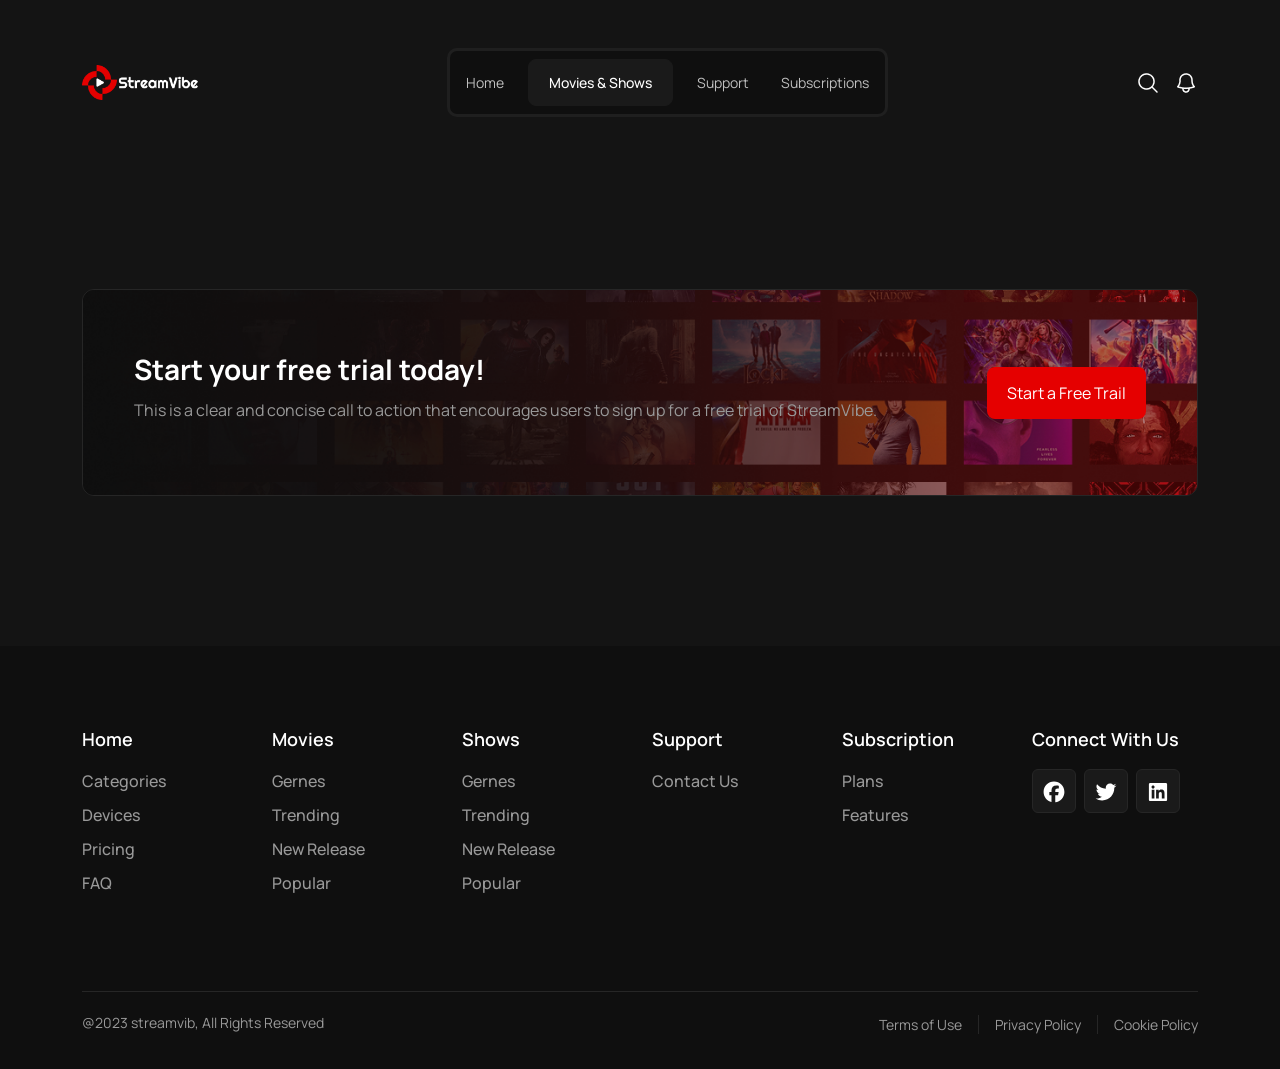
<file: Pages/shows-page-open.html>
<!DOCTYPE html>
<html lang="en">
<head>
    <meta charset="UTF-8">
    <meta name="viewport" content="width=device-width, initial-scale=1.0">
    <title>Shows Page Open</title>
    <link rel="stylesheet" href="../Styles/bootstrap/css/bootstrap.css">
    <link rel="stylesheet" href="../Styles/style.css">
    <link rel="shortcut icon" href="../Images/Vector.png" type="image/x-icon">
</head>
<body>
    <nav class="navbar navbar-expand-lg position-static">
        <div class="container">
            <a href="../index.html"><img src="../Images/Logo.png" alt="logo"></a>
            <button class="navbar-toggler border-0" type="button" data-bs-toggle="collapse" data-bs-target="#navbarSupportedContent" aria-controls="navbarSupportedContent" aria-expanded="false" aria-label="Toggle navigation">
                <img src="../Images/button-menu.png" alt="Button Menu">
            </button>
            <div class="collapse navbar-collapse flex-grow-0" id="navbarSupportedContent">
                <ul class="navbar-nav d-lg-flex align-items-center justify-content-center">
                    <li class="nav-item mb-3 mb-lg-0 me-lg-3">
                        <a class="nav-link" href="../index.html">Home</a>
                    </li>
                    <li class="nav-item mb-3 mb-lg-0 me-lg-3">
                        <a class="nav-link active text-white" href="./movies-shows.html">Movies & Shows</a>
                    </li>
                    <li class="nav-item mb-3 mb-lg-0 me-lg-3">
                        <a class="nav-link" href="./support-page.html">Support</a>
                    </li>
                    <li class="nav-item">
                        <a class="nav-link" href="./subscription-page.html">Subscriptions</a>
                    </li>
                </ul>
            </div>

            <div class="btn-icons d-none d-lg-flex align-items-center">
                <button class="border-0 bg-transparent">
                    <img src="../Images/search-icon.png" alt="search icon">
                </button>
                <button class="border-0 bg-transparent">
                    <img src="../Images/bell-icon.png" alt="bell icon">
                </button>
            </div>
        </div>
    </nav>
    
    <section class="cta">
        <class class="container d-flex align-items-center justify-content-center">
            <div class="cta-background w-100">
                <picture class="d-block">
                    <source media="(min-width: 1400px)" srcset="../Images/cta-bigger-img.png" class="w-100">  
                    <source media="(min-width: 992px)" srcset="../Images/cta-big-img.png" class="w-100">  
                    <img src="../Images/cta-small-img.png" alt="cta small img" class="w-100">
                </picture>
            </div>

            <div class="about-cta d-flex flex-column flex-lg-row align-items-center justify-content-center text-center text-lg-start">
                <div class="text-cta">
                    <h2 class="text-white">Start your free trial today!</h2>
                    <p>This is a clear and concise call to action that encourages users to sign up for a free trial of StreamVibe.</p>
                </div>
                <button>Start a Free Trail</button>
            </div>
            </class>
    </section> 

    <footer>
        <div class="container">
            <div class="row row-cols-2 row-cols-xl-6">
                <div class="col">
                    <div class="footer-linkes">
                        <h4 class="text-white mb-3">Home</h4>

                        <ul class="p-0 d-flex flex-column">
                            <li class="list-unstyled">
                                <a href="../index.html#categories" class="text-decoration-none">Categories</a>
                            </li>
                            <li class="list-unstyled">
                                <a href="../index.html#devices" class="text-decoration-none">Devices</a>
                            </li>
                            <li class="list-unstyled">
                                <a href="../index.html#pricing" class="text-decoration-none">Pricing</a>
                            </li>
                            <li class="list-unstyled">
                                <a href="../index.html#faq" class="text-decoration-none">FAQ</a>
                            </li>
                        </ul>
                    </div>
                </div>

                <div class="col">
                    <div class="footer-linkes">
                        <h4 class="text-white mb-3">Movies</h4>

                        <ul class="p-0 d-flex flex-column">
                            <li class="list-unstyled">
                                <a href="./movies-shows.html#gernes-movies" class="text-decoration-none">Gernes</a>
                            </li>
                            <li class="list-unstyled">
                                <a href="./movies-shows.html#trending-movies" class="text-decoration-none">Trending</a>
                            </li>
                            <li class="list-unstyled">
                                <a href="./movies-shows.html#new-release-movies" class="text-decoration-none">New Release</a>
                            </li>
                            <li class="list-unstyled">
                                <a href="./movies-shows.html#popular-movies" class="text-decoration-none">Popular</a>
                            </li>
                        </ul>
                    </div>
                </div>

                <div class="col">
                    <div class="footer-linkes">
                        <h4 class="text-white mb-3">Shows</h4>

                        <ul class="p-0 d-flex flex-column">
                            <li class="list-unstyled">
                                <a href="./movies-shows.html#gernes-shows" class="text-decoration-none">Gernes</a>
                            </li>
                            <li class="list-unstyled">
                                <a href="./movies-shows.html#trending-shows" class="text-decoration-none">Trending</a>
                            </li>
                            <li class="list-unstyled">
                                <a href="./movies-shows.html#new-release-shows" class="text-decoration-none">New Release</a>
                            </li>
                            <li class="list-unstyled">
                                <a href="./movies-shows.html#popular-shows" class="text-decoration-none">Popular</a>
                            </li>
                        </ul>
                    </div>
                </div>

                <div class="col">
                    <div class="footer-linkes">
                        <h4 class="text-white mb-3">Support</h4>

                        <ul class="p-0 d-flex flex-column">
                            <li class="list-unstyled">
                                <a href="./support-page.html#Contact-form" class="text-decoration-none">Contact Us</a>
                            </li>
                        </ul>
                    </div>
                </div>

                <div class="col">
                    <div class="footer-linkes">
                        <h4 class="text-white mb-3">Subscription</h4>

                        <ul class="p-0 d-flex flex-column">
                            <li class="list-unstyled">
                                <a href="./subscription-page.html#plans" class="text-decoration-none">Plans</a>
                            </li>

                            <li class="list-unstyled">
                                <a href="./subscription-page.html#features" class="text-decoration-none">Features</a>
                            </li>
                        </ul>
                    </div>
                </div>
                
                <div class="col">
                    <div class="footer-linkes">
                        <h4 class="text-white mb-3">Connect With Us</h4>

                        <ul class="p-0 d-flex gap-2">
                            <li class="social-link list-unstyled d-flex align-items-center justify-content-center">
                                <a href="https://www.facebook.com/" class="text-decoration-none">
                                    <svg xmlns="http://www.w3.org/2000/svg" viewBox="0 0 640 640">
                                        <path fill="white" d="M576 320C576 178.6 461.4 64 320 64C178.6 64 64 178.6 64 320C64 440 146.7 540.8 258.2 568.5L258.2 398.2L205.4 398.2L205.4 320L258.2 320L258.2 286.3C258.2 199.2 297.6 158.8 383.2 158.8C399.4 158.8 427.4 162 438.9 165.2L438.9 236C432.9 235.4 422.4 235 409.3 235C367.3 235 351.1 250.9 351.1 292.2L351.1 320L434.7 320L420.3 398.2L351 398.2L351 574.1C477.8 558.8 576 450.9 576 320z"/>
                                    </svg>
                                </a>
                            </li>

                            <li class="social-link list-unstyled d-flex align-items-center justify-content-center">
                                <a href="https://x.com/" class="text-decoration-none">
                                    <svg xmlns="http://www.w3.org/2000/svg" viewBox="0 0 640 640">
                                        <path fill="white" d="M523.4 215.7C523.7 220.2 523.7 224.8 523.7 229.3C523.7 368 418.1 527.9 225.1 527.9C165.6 527.9 110.4 510.7 64 480.8C72.4 481.8 80.6 482.1 89.3 482.1C138.4 482.1 183.5 465.5 219.6 437.3C173.5 436.3 134.8 406.1 121.5 364.5C128 365.5 134.5 366.1 141.3 366.1C150.7 366.1 160.1 364.8 168.9 362.5C120.8 352.8 84.8 310.5 84.8 259.5L84.8 258.2C98.8 266 115 270.9 132.2 271.5C103.9 252.7 85.4 220.5 85.4 184.1C85.4 164.6 90.6 146.7 99.7 131.1C151.4 194.8 229 236.4 316.1 240.9C314.5 233.1 313.5 225 313.5 216.9C313.5 159.1 360.3 112 418.4 112C448.6 112 475.9 124.7 495.1 145.1C518.8 140.6 541.6 131.8 561.7 119.8C553.9 144.2 537.3 164.6 515.6 177.6C536.7 175.3 557.2 169.5 576 161.4C561.7 182.2 543.8 200.7 523.4 215.7z"/>
                                    </svg>
                                </a>
                            </li>

                            <li class="social-link list-unstyled d-flex align-items-center justify-content-center">
                                <a href="https://www.linkedin.com/feed/" class="text-decoration-none">
                                    <svg xmlns="http://www.w3.org/2000/svg" viewBox="0 0 640 640">
                                        <path fill="white" d="M512 96L127.9 96C110.3 96 96 110.5 96 128.3L96 511.7C96 529.5 110.3 544 127.9 544L512 544C529.6 544 544 529.5 544 511.7L544 128.3C544 110.5 529.6 96 512 96zM231.4 480L165 480L165 266.2L231.5 266.2L231.5 480L231.4 480zM198.2 160C219.5 160 236.7 177.2 236.7 198.5C236.7 219.8 219.5 237 198.2 237C176.9 237 159.7 219.8 159.7 198.5C159.7 177.2 176.9 160 198.2 160zM480.3 480L413.9 480L413.9 376C413.9 351.2 413.4 319.3 379.4 319.3C344.8 319.3 339.5 346.3 339.5 374.2L339.5 480L273.1 480L273.1 266.2L336.8 266.2L336.8 295.4L337.7 295.4C346.6 278.6 368.3 260.9 400.6 260.9C467.8 260.9 480.3 305.2 480.3 362.8L480.3 480z"/>
                                    </svg>
                                </a>
                            </li>
                            
                        </ul>
                    </div>
                </div>
            </div>

            <div class="footer-policy d-flex flex-column flex-md-row justify-content-between">
                <div class="text">
                    <p>@2023 streamvib, All Rights Reserved</p>
                </div>

                <div class="policy-links d-flex gap-3">
                    <a href="#" class="text-decoration-none">
                        <span>Terms of Use</span>
                    </a>
                    <a href="#" class="text-decoration-none">
                        <span class="border-rl ps-3 pe-3 ps-xxl-4 pe-xxl-4">Privacy Policy</span>
                    </a>
                    <a href="#" class="text-decoration-none">
                        <span>Cookie Policy</span>
                    </a>
                </div>
            </div>
        </div>
    </footer>
    <script src="../Styles/bootstrap/js/bootstrap.js"></script>
</body>
</html>
</file>
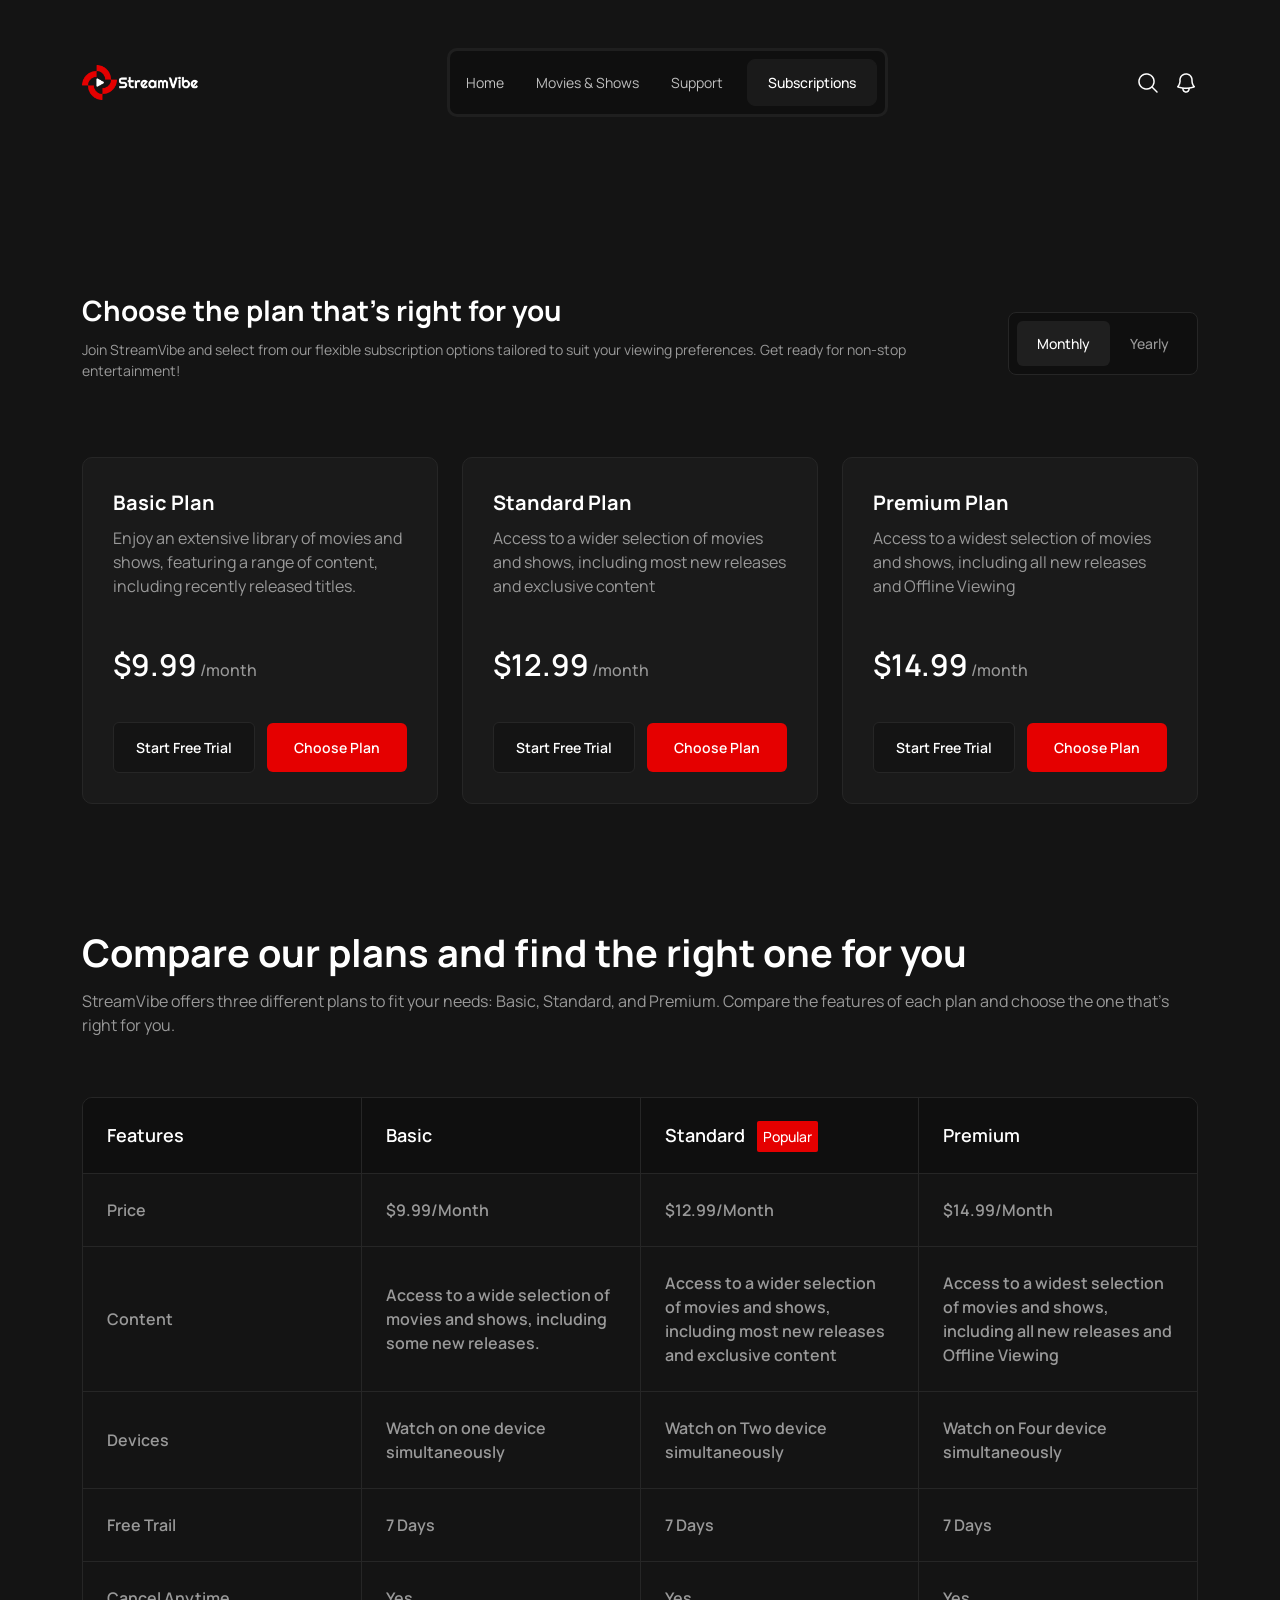
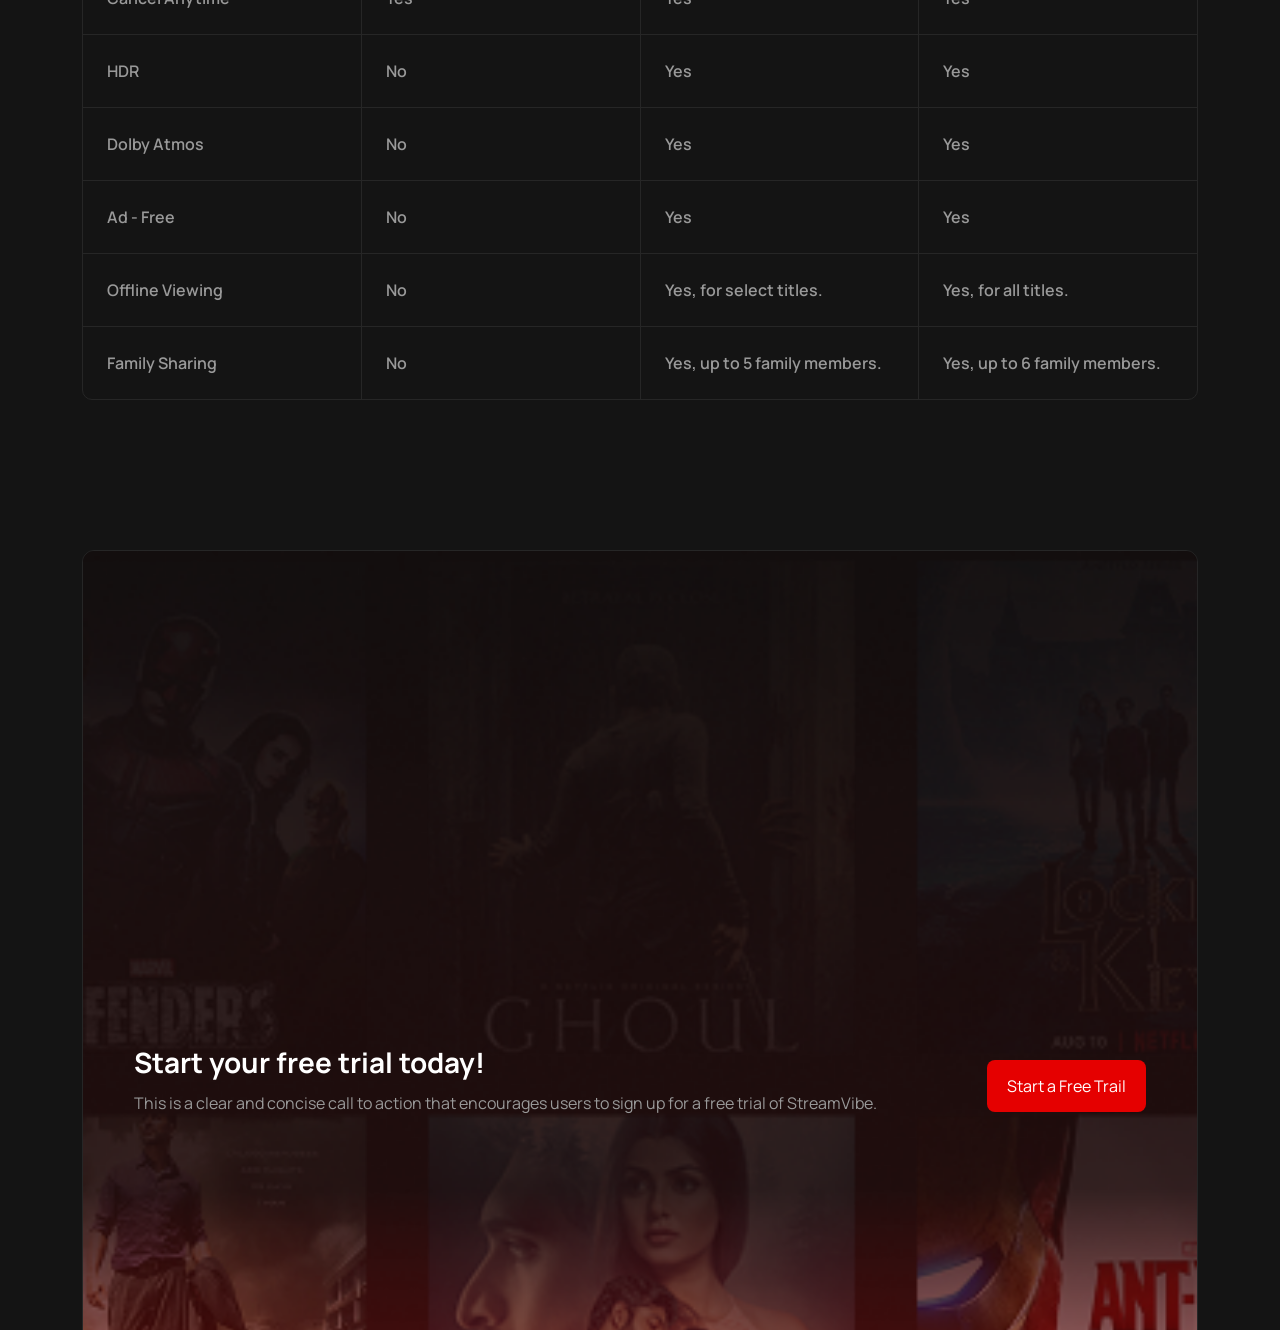
<file: Pages/subscription-page.html>
<!DOCTYPE html>
<html lang="en">
<head>
    <meta charset="UTF-8">
    <meta name="viewport" content="width=device-width, initial-scale=1.0">
    <title>Subscription Page</title>
    <link rel="stylesheet" href="../Styles/bootstrap/css/bootstrap.css">
    <link rel="stylesheet" href="../Styles/style.css">
    <link rel="shortcut icon" href="../Images/Vector.png" type="image/x-icon">
</head>
<body>
    <nav class="navbar navbar-expand-lg position-static">
        <div class="container">
            <a href="../index.html"><img src="../Images/Logo.png" alt="logo"></a>
            <button class="navbar-toggler border-0" type="button" data-bs-toggle="collapse" data-bs-target="#navbarSupportedContent" aria-controls="navbarSupportedContent" aria-expanded="false" aria-label="Toggle navigation">
                <img src="../Images/button-menu.png" alt="Button Menu">
            </button>
            <div class="collapse navbar-collapse flex-grow-0 pe-xxl-2" id="navbarSupportedContent">
                <ul class="navbar-nav d-lg-flex align-items-center justify-content-center">
                    <li class="nav-item mb-3 mb-lg-0 me-lg-3">
                        <a class="nav-link" href="../index.html">Home</a>
                    </li>
                    <li class="nav-item mb-3 mb-lg-0 me-lg-3">
                        <a class="nav-link" href="./movies-shows.html">Movies & Shows</a>
                    </li>
                    <li class="nav-item mb-3 mb-lg-0 me-lg-3">
                        <a class="nav-link" href="./support-page.html">Support</a>
                    </li>
                    <li class="nav-item">
                        <a class="nav-link active text-white" href="./subscription-page.html">Subscriptions</a>
                    </li>
                </ul>
            </div>

            <div class="btn-icons d-none d-lg-flex align-items-center">
                <button class="border-0 bg-transparent">
                    <img src="../Images/search-icon.png" alt="search icon">
                </button>
                <button class="border-0 bg-transparent">
                    <img src="../Images/bell-icon.png" alt="bell icon">
                </button>
            </div>
        </div>
    </nav>

    <section id="plans" class="pricing">
        <div class="container">
            <div class="about-pricing d-flex flex-column flex-xl-row align-items-start align-items-xl-center justify-content-center">
                <div class="text-pricing">
                    <h2 class="text-white">Choose the plan that's right for you</h2>
                    <p>
                        Join StreamVibe and select from our flexible subscription 
                        options tailored to suit your viewing preferences. 
                        Get ready for non-stop entertainment!
                    </p>
                </div>

                <div class="subscription-duration-plan d-flex p-2">
                    <span class="active">Monthly</span>
                    <span>Yearly</span>
                </div>
            </div>

            <div class="pricing-content">
                <div class="row row-cols-1 row-cols-xl-3 g-4">
                    <div class="col">
                        <div class="plan-card d-flex flex-column align-items-start justify-content-center">
                            <div class="about-plan">
                                <h3 class="text-white">Basic Plan</h3>
                                <p>
                                    Enjoy an extensive library of movies and shows, 
                                    featuring a range of content, including recently released titles.
                                </p>
                            </div>
                            
                            <div class="plan">
                                <span class="plan-price text-white">$9.99</span>
                                <span class="plan-duration">/month</span>
                            </div>
            
                            <div class="plan-button d-flex align-items-center justify-content-center w-100">
                                <button class="free-trial-button">Start Free Trial</button>
                                <button class="choose-plan-button">Choose Plan</button>
                            </div>
                        </div>
                    </div>

                    <div class="col">
                        <div class="plan-card d-flex flex-column align-items-start justify-content-center">
                            <div class="about-plan">
                                <h3 class="text-white">Standard Plan</h3>
                                <p>
                                    Access to a wider selection of movies and shows, 
                                    including most new releases and exclusive content
                                </p>
                            </div>
                            
                            <div class="plan">
                                <span class="plan-price text-white">$12.99</span>
                                <span class="plan-duration">/month</span>
                            </div>
            
                            <div class="plan-button d-flex align-items-center justify-content-center w-100">
                                <button class="free-trial-button">Start Free Trial</button>
                                <button class="choose-plan-button">Choose Plan</button>
                            </div>
                        </div>
                    </div>

                    <div class="col">
                        <div class="plan-card d-flex flex-column align-items-start justify-content-center">
                            <div class="about-plan">
                                <h3 class="text-white">Premium Plan</h3>
                                <p>
                                    Access to a widest selection of movies and shows, 
                                    including all new releases and Offline Viewing
                                </p>
                            </div>
                            
                            <div class="plan">
                                <span class="plan-price text-white">$14.99</span>
                                <span class="plan-duration">/month</span>
                            </div>
            
                            <div class="plan-button d-flex align-items-center justify-content-center w-100">
                                <button class="free-trial-button">Start Free Trial</button>
                                <button class="choose-plan-button">Choose Plan</button>
                            </div>
                        </div>
                    </div>
                </div>
            </div>

        </div>
    </section>

    <section id="features" class="features">
        <div class="container">
            <div class="about-features">
                <h2 class="text-white">Compare our plans and find the right one for you</h2>
                <p>
                    StreamVibe offers three different plans to fit your needs: Basic, Standard, and Premium. 
                    Compare the features of each plan and choose the one that's right for you.
                </p>
            </div>

            <div class="features-details">
                <div class="subscription-plan d-flex p-2 d-xl-none">
                    <span>Basic</span>
                    <span class="active">Standard</span>
                    <span>Premium</span>
                </div>

                <div class="subscription-plan-details p-4 d-block d-xl-none">
                    <div class="row">
                        <div class="price col-6">
                            <h3>Price</h3>
                            <p class="text-white">$12.99/Month</p>
                        </div>

                        <div class="free col-6">
                            <h3>Free Trail</h3>
                            <p class="text-white">7 Days</p>
                        </div>

                        <div class="content col-12">
                            <h3>Content</h3>
                            <p class="text-white">Access to a wider selection of movies and shows, including most new releases and exclusive content</p>
                        </div>

                        <div class="devices col-12 mt-0">
                            <h3>Devices</h3>
                            <p class="text-white">Watch on Two device simultaneously</p>
                        </div>

                        <div class="cancel col-6">
                            <h3>Cancel Anytime</h3>
                            <p class="text-white">Yes</p>
                        </div>

                        <div class="hdr col-6">
                            <h3>HDR</h3>
                            <p class="text-white">Yes</p>
                        </div>

                        <div class="dolby col-6">
                            <h3>Dolby Atmos</h3>
                            <p class="text-white">Yes</p>
                        </div>

                        <div class="ad col-6">
                            <h3>Ad - Free</h3>
                            <p class="text-white">Yes</p>
                        </div>

                        <div class="offline col-6">
                            <h3>Offline Viewing</h3>
                            <p class="text-white">Yes, for select titles.</p>
                        </div>

                        <div class="sharing col-6">
                            <h3>Family Sharing</h3>
                            <p class="text-white">5 family members.</p>
                        </div>
                    </div>
                </div>

                <div class="subscription-plan-details-table d-none d-xl-block">
                    <table>
                        <thead>
                            <tr>
                                <th class="text-white features">Features</th>
                                <th class="text-white basic">Basic</th>
                                <th class="text-white standard">Standard <span class="popular text-white">Popular</span></th>
                                <th class="text-white premium">Premium</th>
                            </tr>
                        </thead>
    
                        <tbody>
                            <tr class="price"> 
                                <td class="features">Price</td> 
                                <td class="basic">$9.99/Month</td> 
                                <td class="standard">$12.99/Month</td> 
                                <td class="premium">$14.99/Month</td> 
                            </tr>

                            <tr class="content">
                                <td class="features">Content</td>
                                <td class="basic">Access to a wide selection of movies and shows, including some new releases.</td>
                                <td class="standard">Access to a wider selection of movies and shows, including most new releases and exclusive content</td>
                                <td class="premium">Access to a widest selection of movies and shows, including all new releases and Offline Viewing</td>
                            </tr>

                            <tr class="devices">
                                <td class="features">Devices</td>
                                <td class="basic">Watch on one device simultaneously</td>
                                <td class="standard">Watch on Two device simultaneously</td>
                                <td class="premium">Watch on Four device simultaneously</td>
                            </tr>

                            <tr class="free">
                                <td class="features">Free Trail</td>
                                <td class="basic">7 Days</td>
                                <td class="standard">7 Days</td>
                                <td class="premium">7 Days</td>
                            </tr>

                            <tr class="cancel">
                                <td class="features">Cancel Anytime</td>
                                <td class="basic">Yes</td>
                                <td class="standard">Yes</td>
                                <td class="premium">Yes</td>
                            </tr>

                            <tr class="hdr">
                                <td class="features">HDR</td>
                                <td class="basic">No</td>
                                <td class="standard">Yes</td>
                                <td class="premium">Yes</td>
                            </tr>

                            <tr class="dolby">
                                <td class="features">Dolby Atmos</td>
                                <td class="basic">No</td>
                                <td class="standard">Yes</td>
                                <td class="premium">Yes</td>
                            </tr>

                            <tr class="ad">
                                <td class="features">Ad - Free</td>
                                <td class="basic">No</td>
                                <td class="standard">Yes</td>
                                <td class="premium">Yes</td>
                            </tr>

                            <tr class="offline">
                                <td class="features">Offline Viewing</td>
                                <td class="basic">No</td>
                                <td class="standard">Yes, for select titles.</td>
                                <td class="premium">Yes, for all titles.</td>
                            </tr>

                            <tr class="family border-bottom-0">
                                <td class="features">Family Sharing</td>
                                <td class="basic">No</td>
                                <td class="standard">Yes, up to 5 family members.</td>
                                <td class="premium">Yes, up to 6 family members.</td>
                            </tr>
                        </tbody>
                    </table>
                </div>
            </div>
        </div>
    </section>

    <section class="cta">
        <div class="container d-flex align-items-center justify-content-center">
            <div class="cta-background w-100">
                <picture class="d-block">
                    <source media="(min-width: 1400px)" srcset="../Images/cta-bigger-img.png" class="w-100">  
                    <source media="(min-width: 992px)" srcset="../Images/cta-big-img.png" class="w-100">  
                    <img src="../Images/cta-small-img.png" alt="cta small img" class="w-100">
                </picture>
            </div>

            <div class="about-cta d-flex flex-column flex-lg-row align-items-center justify-content-center text-center text-lg-start">
                <div class="text-cta">
                    <h2 class="text-white">Start your free trial today!</h2>
                    <p>This is a clear and concise call to action that encourages users to sign up for a free trial of StreamVibe.</p>
                </div>
                <button>Start a Free Trail</button>
            </div>
        </div>
    </section>

    <footer>
        <div class="container">
            <div class="row row-cols-2 row-cols-xl-6">
                <div class="col">
                    <div class="footer-linkes">
                        <h4 class="text-white mb-3">Home</h4>

                        <ul class="p-0 d-flex flex-column">
                            <li class="list-unstyled">
                                <a href="../index.html#categories" class="text-decoration-none">Categories</a>
                            </li>
                            <li class="list-unstyled">
                                <a href="../index.html#devices" class="text-decoration-none">Devices</a>
                            </li>
                            <li class="list-unstyled">
                                <a href="../index.html#pricing" class="text-decoration-none">Pricing</a>
                            </li>
                            <li class="list-unstyled">
                                <a href="../index.html#faq" class="text-decoration-none">FAQ</a>
                            </li>
                        </ul>
                    </div>
                </div>

                <div class="col">
                    <div class="footer-linkes">
                        <h4 class="text-white mb-3">Movies</h4>

                        <ul class="p-0 d-flex flex-column">
                            <li class="list-unstyled">
                                <a href="./movies-shows.html#gernes-movies" class="text-decoration-none">Gernes</a>
                            </li>
                            <li class="list-unstyled">
                                <a href="./movies-shows.html#trending-movies" class="text-decoration-none">Trending</a>
                            </li>
                            <li class="list-unstyled">
                                <a href="./movies-shows.html#new-release-movies" class="text-decoration-none">New Release</a>
                            </li>
                            <li class="list-unstyled">
                                <a href="./movies-shows.html#popular-movies" class="text-decoration-none">Popular</a>
                            </li>
                        </ul>
                    </div>
                </div>

                <div class="col">
                    <div class="footer-linkes">
                        <h4 class="text-white mb-3">Shows</h4>

                        <ul class="p-0 d-flex flex-column">
                            <li class="list-unstyled">
                                <a href="./movies-shows.html#gernes-shows" class="text-decoration-none">Gernes</a>
                            </li>
                            <li class="list-unstyled">
                                <a href="./movies-shows.html#trending-shows" class="text-decoration-none">Trending</a>
                            </li>
                            <li class="list-unstyled">
                                <a href="./movies-shows.html#new-release-shows" class="text-decoration-none">New Release</a>
                            </li>
                            <li class="list-unstyled">
                                <a href="./movies-shows.html#popular-shows" class="text-decoration-none">Popular</a>
                            </li>
                        </ul>
                    </div>
                </div>

                <div class="col">
                    <div class="footer-linkes">
                        <h4 class="text-white mb-3">Support</h4>

                        <ul class="p-0 d-flex flex-column">
                            <li class="list-unstyled">
                                <a href="./support-page.html#Contact-form" class="text-decoration-none">Contact Us</a>
                            </li>
                        </ul>
                    </div>
                </div>

                <div class="col">
                    <div class="footer-linkes">
                        <h4 class="text-white mb-3">Subscription</h4>

                        <ul class="p-0 d-flex flex-column">
                            <li class="list-unstyled">
                                <a href="#plans" class="text-decoration-none">Plans</a>
                            </li>

                            <li class="list-unstyled">
                                <a href="#features" class="text-decoration-none">Features</a>
                            </li>
                        </ul>
                    </div>
                </div>
                
                <div class="col">
                    <div class="footer-linkes">
                        <h4 class="text-white mb-3">Connect With Us</h4>

                        <ul class="p-0 d-flex gap-2">
                            <li class="social-link list-unstyled d-flex align-items-center justify-content-center">
                                <a href="https://www.facebook.com/" class="text-decoration-none">
                                    <svg xmlns="http://www.w3.org/2000/svg" viewBox="0 0 640 640">
                                        <path fill="white" d="M576 320C576 178.6 461.4 64 320 64C178.6 64 64 178.6 64 320C64 440 146.7 540.8 258.2 568.5L258.2 398.2L205.4 398.2L205.4 320L258.2 320L258.2 286.3C258.2 199.2 297.6 158.8 383.2 158.8C399.4 158.8 427.4 162 438.9 165.2L438.9 236C432.9 235.4 422.4 235 409.3 235C367.3 235 351.1 250.9 351.1 292.2L351.1 320L434.7 320L420.3 398.2L351 398.2L351 574.1C477.8 558.8 576 450.9 576 320z"/>
                                    </svg>
                                </a>
                            </li>

                            <li class="social-link list-unstyled d-flex align-items-center justify-content-center">
                                <a href="https://x.com/" class="text-decoration-none">
                                    <svg xmlns="http://www.w3.org/2000/svg" viewBox="0 0 640 640">
                                        <path fill="white" d="M523.4 215.7C523.7 220.2 523.7 224.8 523.7 229.3C523.7 368 418.1 527.9 225.1 527.9C165.6 527.9 110.4 510.7 64 480.8C72.4 481.8 80.6 482.1 89.3 482.1C138.4 482.1 183.5 465.5 219.6 437.3C173.5 436.3 134.8 406.1 121.5 364.5C128 365.5 134.5 366.1 141.3 366.1C150.7 366.1 160.1 364.8 168.9 362.5C120.8 352.8 84.8 310.5 84.8 259.5L84.8 258.2C98.8 266 115 270.9 132.2 271.5C103.9 252.7 85.4 220.5 85.4 184.1C85.4 164.6 90.6 146.7 99.7 131.1C151.4 194.8 229 236.4 316.1 240.9C314.5 233.1 313.5 225 313.5 216.9C313.5 159.1 360.3 112 418.4 112C448.6 112 475.9 124.7 495.1 145.1C518.8 140.6 541.6 131.8 561.7 119.8C553.9 144.2 537.3 164.6 515.6 177.6C536.7 175.3 557.2 169.5 576 161.4C561.7 182.2 543.8 200.7 523.4 215.7z"/>
                                    </svg>
                                </a>
                            </li>

                            <li class="social-link list-unstyled d-flex align-items-center justify-content-center">
                                <a href="https://www.linkedin.com/feed/" class="text-decoration-none">
                                    <svg xmlns="http://www.w3.org/2000/svg" viewBox="0 0 640 640">
                                        <path fill="white" d="M512 96L127.9 96C110.3 96 96 110.5 96 128.3L96 511.7C96 529.5 110.3 544 127.9 544L512 544C529.6 544 544 529.5 544 511.7L544 128.3C544 110.5 529.6 96 512 96zM231.4 480L165 480L165 266.2L231.5 266.2L231.5 480L231.4 480zM198.2 160C219.5 160 236.7 177.2 236.7 198.5C236.7 219.8 219.5 237 198.2 237C176.9 237 159.7 219.8 159.7 198.5C159.7 177.2 176.9 160 198.2 160zM480.3 480L413.9 480L413.9 376C413.9 351.2 413.4 319.3 379.4 319.3C344.8 319.3 339.5 346.3 339.5 374.2L339.5 480L273.1 480L273.1 266.2L336.8 266.2L336.8 295.4L337.7 295.4C346.6 278.6 368.3 260.9 400.6 260.9C467.8 260.9 480.3 305.2 480.3 362.8L480.3 480z"/>
                                    </svg>
                                </a>
                            </li>
                            
                        </ul>
                    </div>
                </div>
            </div>

            <div class="footer-policy d-flex flex-column flex-md-row justify-content-between">
                <div class="text">
                    <p>@2023 streamvib, All Rights Reserved</p>
                </div>

                <div class="policy-links d-flex gap-3">
                    <a href="#" class="text-decoration-none">
                        <span>Terms of Use</span>
                    </a>
                    <a href="#" class="text-decoration-none">
                        <span class="border-rl ps-3 pe-3 ps-xxl-4 pe-xxl-4">Privacy Policy</span>
                    </a>
                    <a href="#" class="text-decoration-none">
                        <span>Cookie Policy</span>
                    </a>
                </div>
            </div>
        </div>
    </footer>
    <script src="../Styles/bootstrap/js/bootstrap.js"></script>
</body>
</html>
</file>
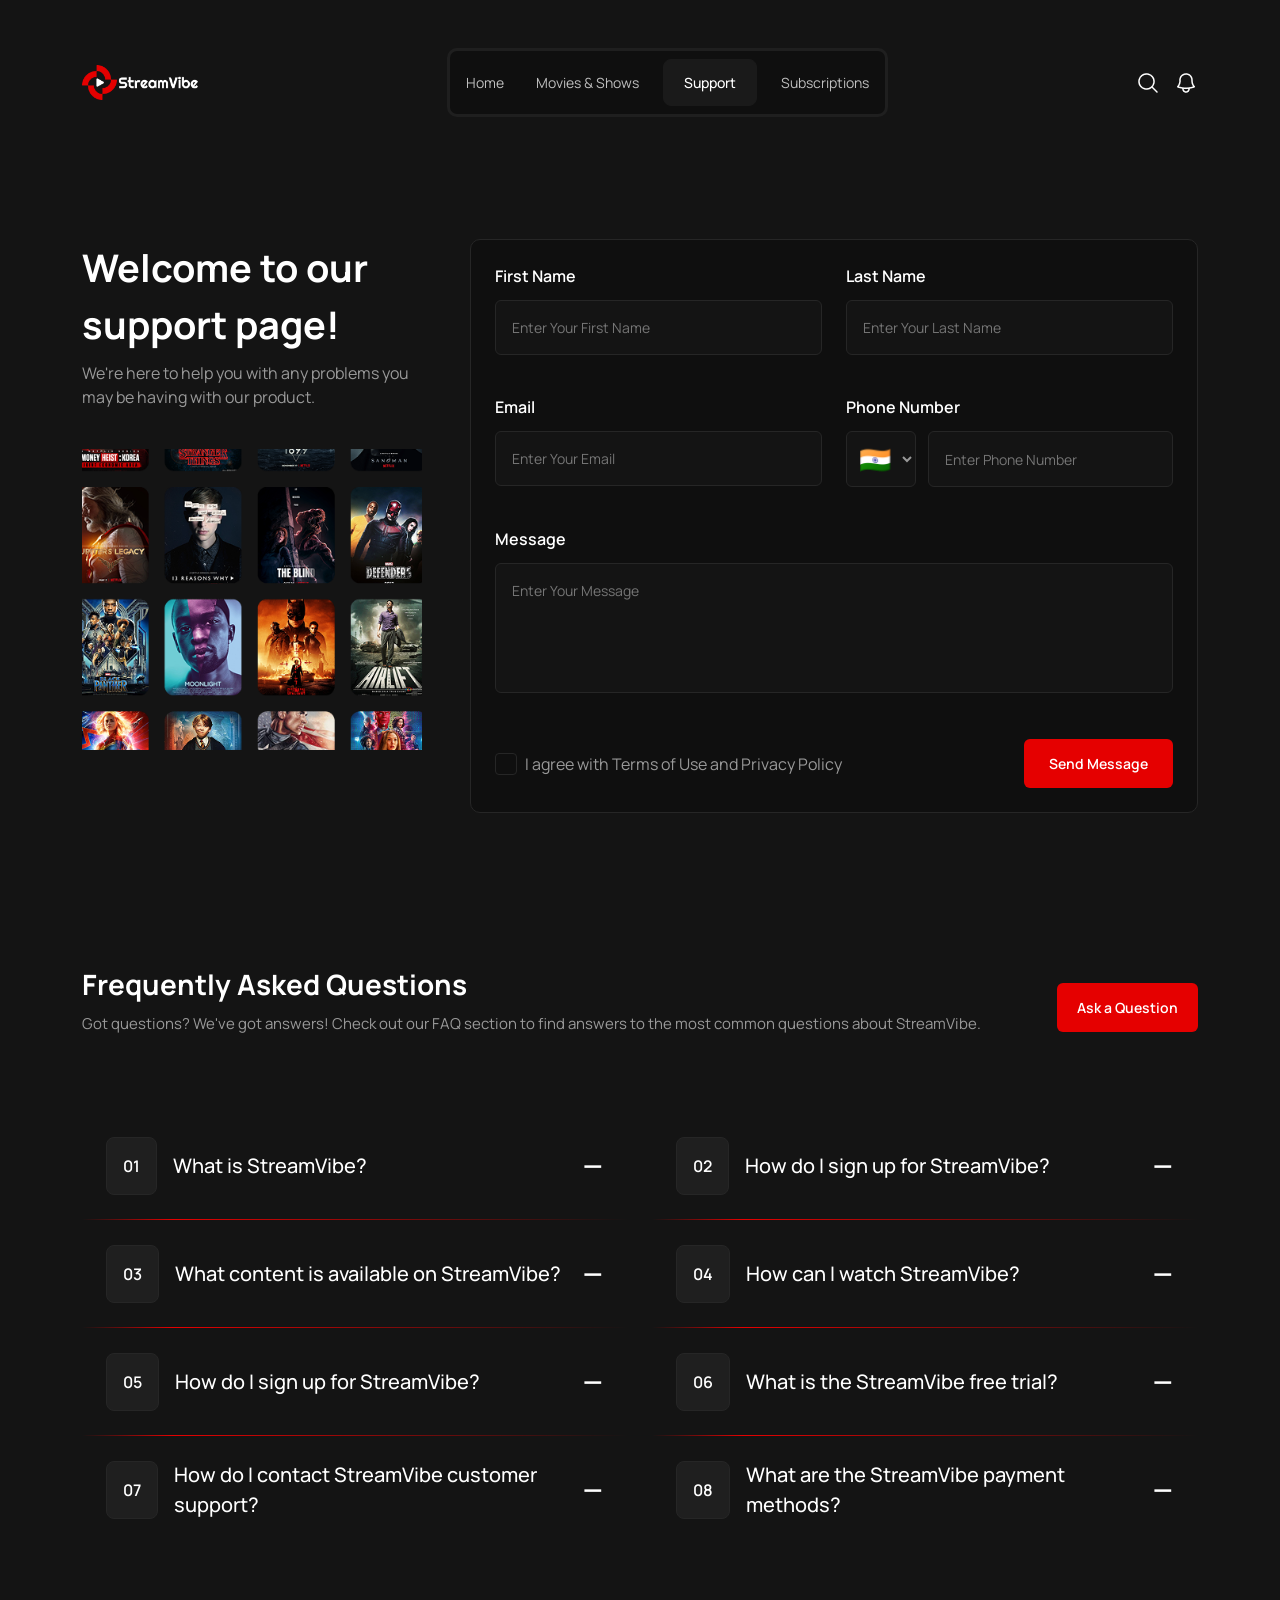
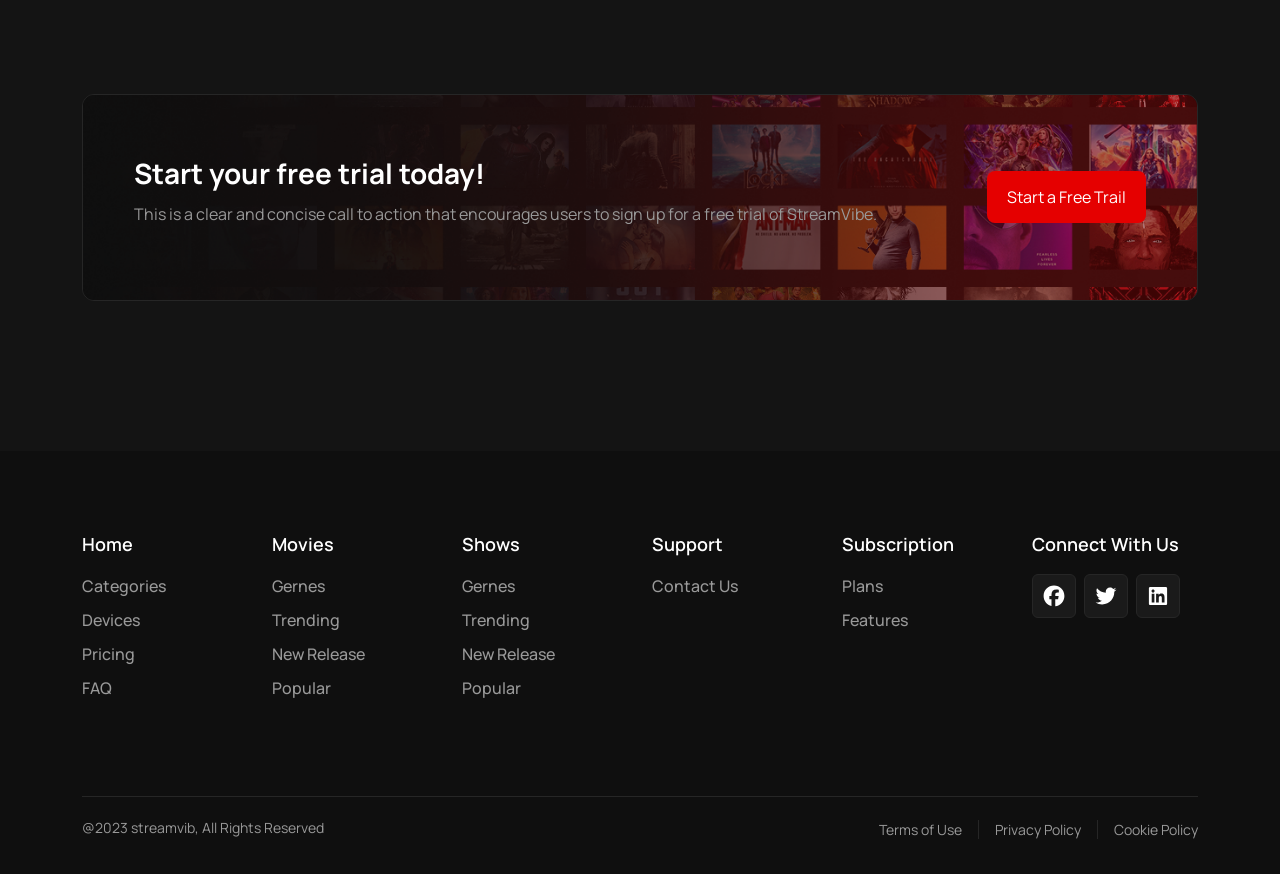
<file: Pages/support-page.html>
<!DOCTYPE html>
<html lang="en">
<head>
    <meta charset="UTF-8">
    <meta name="viewport" content="width=device-width, initial-scale=1.0">
    <title>Support Page</title>
    <link rel="stylesheet" href="../Styles/bootstrap/css/bootstrap.css">
    <link rel="stylesheet" href="../Styles/style.css">
    <link rel="shortcut icon" href="../Images/Vector.png" type="image/x-icon">
</head>
<body>
    <nav class="navbar navbar-expand-lg position-static">
        <div class="container">
            <a href="../index.html"><img src="../Images/Logo.png" alt="logo"></a>
            <button class="navbar-toggler border-0" type="button" data-bs-toggle="collapse" data-bs-target="#navbarSupportedContent" aria-controls="navbarSupportedContent" aria-expanded="false" aria-label="Toggle navigation">
                <img src="../Images/button-menu.png" alt="Button Menu">
            </button>
            <div class="collapse navbar-collapse flex-grow-0" id="navbarSupportedContent">
                <ul class="navbar-nav d-lg-flex align-items-center justify-content-center">
                    <li class="nav-item mb-3 mb-lg-0 me-lg-3">
                        <a class="nav-link" href="../index.html">Home</a>
                    </li>
                    <li class="nav-item mb-3 mb-lg-0 me-lg-3">
                        <a class="nav-link" href="./movies-shows.html">Movies & Shows</a>
                    </li>
                    <li class="nav-item mb-3 mb-lg-0 me-lg-3">
                        <a class="nav-link active text-white" href="./support.html">Support</a>
                    </li>
                    <li class="nav-item">
                        <a class="nav-link" href="./subscription-page.html">Subscriptions</a>
                    </li>
                </ul>
            </div>

            <div class="btn-icons d-none d-lg-flex align-items-center">
                <button class="border-0 bg-transparent">
                    <img src="../Images/search-icon.png" alt="search icon">
                </button>
                <button class="border-0 bg-transparent">
                    <img src="../Images/bell-icon.png" alt="bell icon">
                </button>
            </div>
        </div>
    </nav>

    <div id="Contact-form" class="contact-form">
        <div class="container">
            <div class="row g-5">
                <div class="col-12 col-xl-4">
                    <div class="about-contact">
                        <div class="text-contact">
                            <h2 class="text-white">Welcome to our support page!</h2>
                            <p>
                                We're here to help you with any problems you may be having with our product.
                            </p>
                        </div>
        
                        <div class="contact-img">
                            <img src="../Images/contact.png" alt="contact img" class="w-100">
                        </div>
                    </div>
                </div>

                <div class="col-12 col-xl-8">
                    <form>
                        <div class="row row-gap-4 row-gap-xl-5">
                            <div class="col-12 col-xl-6">
                                <div class="first-name">
                                    <label for="first-name">First Name</label>
                                    <input id="first-name" type="text" placeholder="Enter Your First Name" required>
                                </div>
                            </div>
        
                            <div class="col-12 col-xl-6">
                                <div class="last-name">
                                    <label for="last-name">Last Name</label>
                                    <input id="last-name" type="text" placeholder="Enter Your Last Name" required>
                                </div>
                            </div>
        
                            <div class="col-12 col-xl-6">
                                <div class="email">
                                    <label for="email">Email</label>
                                    <input id="email" type="email" placeholder="Enter Your Email" required>
                                </div>
                            </div>
        
                            <div class="col-12 col-xl-6">
                                <label for="phone-number">Phone Number</label>
                                <div id="phone-number" class="phone-number d-flex">
                                    <select>
                                        <option>🇮🇳</option>
                                        <option>🇪🇬</option>
                                        <option>🇦🇷</option>
                                        <option>🇪🇸</option>
                                        <option>🇰🇷</option>
                                        <option>🇱🇷</option>
                                    </select>
                                    <input type="number" placeholder="Enter Phone Number" required>
                                </div>
                            </div>
        
                            <div class="col-12">
                                <div class="message">
                                    <label for="message">Message</label>
                                    <textarea id="message" placeholder="Enter Your Message" required></textarea>
                                </div>
                            </div>
        
                            <div class="col-12 col-xl-6 w-100 d-flex flex-column flex-xl-row align-items-center justify-content-between">
                                <div class="checkbox d-flex gap-2 align-items-center">
                                    <input type="checkbox" id="agree" required>
                                    <label for="agree">I agree with Terms of Use and Privacy Policy</label>
                                </div>
                                <button type="submit">Send Message</button>
                            </div>
                        </div>
                    </form>
                </div>
            </div>
        </div>
    </div>

    <section id="faq" class="faq">
        <div class="container">
            <div class="about-faq d-flex flex-column flex-xl-row align-items-start align-items-xl-center justify-content-between">
                <div class="text-faq">
                    <h2 class="text-white">Frequently Asked Questions</h2>
                    <p>
                        Got questions? We've got answers! Check out our FAQ section to find 
                        answers to the most common questions about StreamVibe.
                    </p>
                </div>
                <button class="border-0 text-white">Ask a Question</button>
            </div>

            <div class="content-faq">
                <div class="row row-cols-1 row-cols-xl-2 row-gap-4 row-gap-xl-0">
                    <div class="col">
                        <div class="faq-item">
                            <button class="faq-header bg-transparent border-0 w-100 text-white d-flex align-items-center justify-content-between" data-bs-toggle="collapse" data-bs-target="#answer-faq1">
                                <div class="question d-flex align-items-center gap-3">
                                    <span class="question-number">01</span>
                                    <h3 class="m-0 text-start">What is StreamVibe?</h3>
                                </div>
                                <span class="icon"></span>
                            </button>

                            <div id="answer-faq1" class="collapse">
                                <p>
                                    StreamVibe is a streaming service that allows you to watch movies and shows on demand.
                                </p>
                            </div>
                        </div>
                    </div>

                    <div class="col">
                        <div class="faq-item">
                            <button class="faq-header bg-transparent border-0 w-100 text-white d-flex align-items-center justify-content-between" data-bs-toggle="collapse" data-bs-target="#answer-faq2">
                                <div class="question d-flex align-items-center gap-3">
                                    <span class="question-number">02</span>
                                    <h3 class="m-0 text-start">How do I sign up for StreamVibe?</h3>
                                </div>
                                <span class="icon"></span>
                            </button>

                            <div id="answer-faq2" class="collapse">
                                <p>
                                    StreamVibe is a streaming service that allows you to watch movies and shows on demand.
                                </p>
                            </div>
                        </div>
                    </div>

                    <div class="col">
                        <div class="faq-item">
                            <button class="faq-header bg-transparent border-0 w-100 text-white d-flex align-items-center justify-content-between" data-bs-toggle="collapse" data-bs-target="#answer-faq3">
                                <div class="question d-flex align-items-center gap-3">
                                    <span class="question-number">03</span>
                                    <h3 class="m-0 text-start">What content is available on StreamVibe?</h3>
                                </div>
                                <span class="icon"></span>
                            </button>

                            <div id="answer-faq3" class="collapse">
                                <p>
                                    StreamVibe is a streaming service that allows you to watch movies and shows on demand.
                                </p>
                            </div>
                        </div>
                    </div>

                    <div class="col">
                        <div class="faq-item">
                            <button class="faq-header bg-transparent border-0 w-100 text-white d-flex align-items-center justify-content-between" data-bs-toggle="collapse" data-bs-target="#answer-faq4">
                                <div class="question d-flex align-items-center gap-3">
                                    <span class="question-number">04</span>
                                    <h3 class="m-0 text-start">How can I watch StreamVibe?</h3>
                                </div>
                                <span class="icon"></span>
                            </button>

                            <div id="answer-faq4" class="collapse">
                                <p>
                                    StreamVibe is a streaming service that allows you to watch movies and shows on demand.
                                </p>
                            </div>
                        </div>
                    </div>

                    <div class="col">
                        <div class="faq-item">
                            <button class="faq-header bg-transparent border-0 w-100 text-white d-flex align-items-center justify-content-between" data-bs-toggle="collapse" data-bs-target="#answer-faq5">
                                <div class="question d-flex align-items-center gap-3">
                                    <span class="question-number">05</span>
                                    <h3 class="m-0 text-start">How do I sign up for StreamVibe?</h3>
                                </div>
                                <span class="icon"></span>
                            </button>

                            <div id="answer-faq5" class="collapse">
                                <p>
                                    StreamVibe is a streaming service that allows you to watch movies and shows on demand.
                                </p>
                            </div>
                        </div>
                    </div>

                    <div class="col">
                        <div class="faq-item">
                            <button class="faq-header bg-transparent border-0 w-100 text-white d-flex align-items-center justify-content-between" data-bs-toggle="collapse" data-bs-target="#answer-faq6">
                                <div class="question d-flex align-items-center gap-3">
                                    <span class="question-number">06</span>
                                    <h3 class="m-0 text-start">What is the StreamVibe free trial?</h3>
                                </div>
                                <span class="icon"></span>
                            </button>

                            <div id="answer-faq6" class="collapse">
                                <p>
                                    StreamVibe is a streaming service that allows you to watch movies and shows on demand.
                                </p>
                            </div>
                        </div>
                    </div>

                    <div class="col d-none d-xl-block">
                        <div class="faq-item">
                            <button class="faq-header bg-transparent border-0 w-100 text-white d-flex align-items-center justify-content-between" data-bs-toggle="collapse" data-bs-target="#answer-faq7">
                                <div class="question d-flex align-items-center gap-3">
                                    <span class="question-number">07</span>
                                    <h3 class="m-0 text-start">How do I contact StreamVibe customer support?</h3>
                                </div>
                                <span class="icon"></span>
                            </button>

                            <div id="answer-faq7" class="collapse">
                                <p>
                                    StreamVibe is a streaming service that allows you to watch movies and shows on demand.
                                </p>
                            </div>
                        </div>
                    </div>

                    <div class="col d-none d-xl-block">
                        <div class="faq-item">
                            <button class="faq-header bg-transparent border-0 w-100 text-white d-flex align-items-center justify-content-between" data-bs-toggle="collapse" data-bs-target="#answer-faq8">
                                <div class="question d-flex align-items-center gap-3">
                                    <span class="question-number">08</span>
                                    <h3 class="m-0 text-start">What are the StreamVibe payment methods?</h3>
                                </div>
                                <span class="icon"></span>
                            </button>

                            <div id="answer-faq8" class="collapse">
                                <p>
                                    StreamVibe is a streaming service that allows you to watch movies and shows on demand.
                                </p>
                            </div>
                        </div>
                    </div>
                </div>
            </div>
        </div>
    </section>

    <section class="cta">
        <div class="container d-flex align-items-center justify-content-center">
            <div class="cta-background w-100">
                <picture class="d-block">
                    <source media="(min-width: 1400px)" srcset="../Images/cta-bigger-img.png" class="w-100">  
                    <source media="(min-width: 992px)" srcset="../Images/cta-big-img.png" class="w-100">  
                    <img src="../Images/cta-small-img.png" alt="cta small img" class="w-100">
                </picture>
            </div>

            <div class="about-cta d-flex flex-column flex-lg-row align-items-center justify-content-center text-center text-lg-start">
                <div class="text-cta">
                    <h2 class="text-white">Start your free trial today!</h2>
                    <p>This is a clear and concise call to action that encourages users to sign up for a free trial of StreamVibe.</p>
                </div>
                <button>Start a Free Trail</button>
            </div>
        </div>
    </section>

    <footer>
        <div class="container">
            <div class="row row-cols-2 row-cols-xl-6">
                <div class="col">
                    <div class="footer-linkes">
                        <h4 class="text-white mb-3">Home</h4>

                        <ul class="p-0 d-flex flex-column">
                            <li class="list-unstyled">
                                <a href="../index.html#categories" class="text-decoration-none">Categories</a>
                            </li>
                            <li class="list-unstyled">
                                <a href="../index.html#devices" class="text-decoration-none">Devices</a>
                            </li>
                            <li class="list-unstyled">
                                <a href="../index.html#pricing" class="text-decoration-none">Pricing</a>
                            </li>
                            <li class="list-unstyled">
                                <a href="../index.html#faq" class="text-decoration-none">FAQ</a>
                            </li>
                        </ul>
                    </div>
                </div>

                <div class="col">
                    <div class="footer-linkes">
                        <h4 class="text-white mb-3">Movies</h4>

                        <ul class="p-0 d-flex flex-column">
                            <li class="list-unstyled">
                                <a href="./movies-shows.html#gernes-movies" class="text-decoration-none">Gernes</a>
                            </li>
                            <li class="list-unstyled">
                                <a href="./movies-shows.html#trending-movies" class="text-decoration-none">Trending</a>
                            </li>
                            <li class="list-unstyled">
                                <a href="./movies-shows.html#new-release-movies" class="text-decoration-none">New Release</a>
                            </li>
                            <li class="list-unstyled">
                                <a href="./movies-shows.html#popular-movies" class="text-decoration-none">Popular</a>
                            </li>
                        </ul>
                    </div>
                </div>

                <div class="col">
                    <div class="footer-linkes">
                        <h4 class="text-white mb-3">Shows</h4>

                        <ul class="p-0 d-flex flex-column">
                            <li class="list-unstyled">
                                <a href="./movies-shows.html#gernes-shows" class="text-decoration-none">Gernes</a>
                            </li>
                            <li class="list-unstyled">
                                <a href="./movies-shows.html#trending-shows" class="text-decoration-none">Trending</a>
                            </li>
                            <li class="list-unstyled">
                                <a href="./movies-shows.html#new-release-shows" class="text-decoration-none">New Release</a>
                            </li>
                            <li class="list-unstyled">
                                <a href="./movies-shows.html#popular-shows" class="text-decoration-none">Popular</a>
                            </li>
                        </ul>
                    </div>
                </div>

                <div class="col">
                    <div class="footer-linkes">
                        <h4 class="text-white mb-3">Support</h4>

                        <ul class="p-0 d-flex flex-column">
                            <li class="list-unstyled">
                                <a href="#Contact-form" class="text-decoration-none">Contact Us</a>
                            </li>
                        </ul>
                    </div>
                </div>

                <div class="col">
                    <div class="footer-linkes">
                        <h4 class="text-white mb-3">Subscription</h4>

                        <ul class="p-0 d-flex flex-column">
                            <li class="list-unstyled">
                                <a href="./subscription-page.html#plans" class="text-decoration-none">Plans</a>
                            </li>

                            <li class="list-unstyled">
                                <a href="./subscription-page.html#features" class="text-decoration-none">Features</a>
                            </li>
                        </ul>
                    </div>
                </div>
                
                <div class="col">
                    <div class="footer-linkes">
                        <h4 class="text-white mb-3">Connect With Us</h4>

                        <ul class="p-0 d-flex gap-2">
                            <li class="social-link list-unstyled d-flex align-items-center justify-content-center">
                                <a href="https://www.facebook.com/" class="text-decoration-none">
                                    <svg xmlns="http://www.w3.org/2000/svg" viewBox="0 0 640 640">
                                        <path fill="white" d="M576 320C576 178.6 461.4 64 320 64C178.6 64 64 178.6 64 320C64 440 146.7 540.8 258.2 568.5L258.2 398.2L205.4 398.2L205.4 320L258.2 320L258.2 286.3C258.2 199.2 297.6 158.8 383.2 158.8C399.4 158.8 427.4 162 438.9 165.2L438.9 236C432.9 235.4 422.4 235 409.3 235C367.3 235 351.1 250.9 351.1 292.2L351.1 320L434.7 320L420.3 398.2L351 398.2L351 574.1C477.8 558.8 576 450.9 576 320z"/>
                                    </svg>
                                </a>
                            </li>

                            <li class="social-link list-unstyled d-flex align-items-center justify-content-center">
                                <a href="https://x.com/" class="text-decoration-none">
                                    <svg xmlns="http://www.w3.org/2000/svg" viewBox="0 0 640 640">
                                        <path fill="white" d="M523.4 215.7C523.7 220.2 523.7 224.8 523.7 229.3C523.7 368 418.1 527.9 225.1 527.9C165.6 527.9 110.4 510.7 64 480.8C72.4 481.8 80.6 482.1 89.3 482.1C138.4 482.1 183.5 465.5 219.6 437.3C173.5 436.3 134.8 406.1 121.5 364.5C128 365.5 134.5 366.1 141.3 366.1C150.7 366.1 160.1 364.8 168.9 362.5C120.8 352.8 84.8 310.5 84.8 259.5L84.8 258.2C98.8 266 115 270.9 132.2 271.5C103.9 252.7 85.4 220.5 85.4 184.1C85.4 164.6 90.6 146.7 99.7 131.1C151.4 194.8 229 236.4 316.1 240.9C314.5 233.1 313.5 225 313.5 216.9C313.5 159.1 360.3 112 418.4 112C448.6 112 475.9 124.7 495.1 145.1C518.8 140.6 541.6 131.8 561.7 119.8C553.9 144.2 537.3 164.6 515.6 177.6C536.7 175.3 557.2 169.5 576 161.4C561.7 182.2 543.8 200.7 523.4 215.7z"/>
                                    </svg>
                                </a>
                            </li>

                            <li class="social-link list-unstyled d-flex align-items-center justify-content-center">
                                <a href="https://www.linkedin.com/feed/" class="text-decoration-none">
                                    <svg xmlns="http://www.w3.org/2000/svg" viewBox="0 0 640 640">
                                        <path fill="white" d="M512 96L127.9 96C110.3 96 96 110.5 96 128.3L96 511.7C96 529.5 110.3 544 127.9 544L512 544C529.6 544 544 529.5 544 511.7L544 128.3C544 110.5 529.6 96 512 96zM231.4 480L165 480L165 266.2L231.5 266.2L231.5 480L231.4 480zM198.2 160C219.5 160 236.7 177.2 236.7 198.5C236.7 219.8 219.5 237 198.2 237C176.9 237 159.7 219.8 159.7 198.5C159.7 177.2 176.9 160 198.2 160zM480.3 480L413.9 480L413.9 376C413.9 351.2 413.4 319.3 379.4 319.3C344.8 319.3 339.5 346.3 339.5 374.2L339.5 480L273.1 480L273.1 266.2L336.8 266.2L336.8 295.4L337.7 295.4C346.6 278.6 368.3 260.9 400.6 260.9C467.8 260.9 480.3 305.2 480.3 362.8L480.3 480z"/>
                                    </svg>
                                </a>
                            </li>
                            
                        </ul>
                    </div>
                </div>
            </div>

            <div class="footer-policy d-flex flex-column flex-md-row justify-content-between">
                <div class="text">
                    <p>@2023 streamvib, All Rights Reserved</p>
                </div>

                <div class="policy-links d-flex gap-3">
                    <a href="#" class="text-decoration-none">
                        <span>Terms of Use</span>
                    </a>
                    <a href="#" class="text-decoration-none">
                        <span class="border-rl ps-3 pe-3 ps-xxl-4 pe-xxl-4">Privacy Policy</span>
                    </a>
                    <a href="#" class="text-decoration-none">
                        <span>Cookie Policy</span>
                    </a>
                </div>
            </div>
        </div>
    </footer>
    <script src="../Styles/bootstrap/js/bootstrap.js"></script>
</body>
</html>
</file>
<file: Styles/style.css>
@font-face {
    font-family: "Manrope";
    src: url(../Fonts/Manrope/Manrope-VariableFont_wght.ttf) format("truetype");
}

* {
    margin: 0;
    padding: 0;
    box-sizing: border-box;
}

:root {
    --color-red-45: #E50000;
    --color-red-50: #FF0000;
    --color-red-55: #FF1A1A;
    --color-red-60: #FF3333;
    --color-red-80: #FF9999;
    --color-red-90: #FFCCCC;
    --color-red-95: #FFE5E5;
    --color-red-99: #FFFAFA;

    --color-black-06: #0F0F0F;
    --color-black-08: #141414;
    --color-black-10: #1A1A1A;
    --color-black-12: #1F1F1F;
    --color-black-15: #262626;
    --color-black-20: #333333;
    --color-black-25: #404040;
    --color-black-30: #4D4D4D;

    --color-grey-60: #999999;
    --color-grey-65: #A6A6A6;
    --color-grey-70: #B3B3B3;
    --color-grey-75: #BFBFBF;
    --color-grey-90: #E4E4E7;
    --color-grey-95: #F1F1F3;
    --color-grey-97: #F7F7F8;
    --color-grey-99: #FCFCFD;

    --font-mainFamily: "Manrope", sans-serif;
}

html {
    scroll-behavior: smooth;
}

body {
    font-family: var(--font-mainFamily);
    background-color: var(--color-black-08);

    &::selection {  
        background-color: var(--color-red-50);  
        color: white;
    }
}

/* Home Page Styles */
.navbar {
    width: 100%;
    background-color: transparent !important;
    top: 0;
    left: 0;
    z-index: 1000;

    .container {  
        padding-top: 40px;  
        padding-bottom: 14px;  

        @media (min-width: 1400px) {  
            padding: 18px 0;  
        }  

        @media (min-width: 1920px) {  
            padding: 22px 0;  
        }  

        a {  
            img {  
                width: 7.25rem;  
                @media (min-width: 1400px) {  
                    width: 10.31rem;  
                }  

                @media (min-width: 1920px) {  
                    width: 12.5rem;  
                }  
            }  
        }  

        .navbar-toggler:focus {  
            box-shadow: none;  
        }  

        .navbar-collapse {  
            background-color: var(--color-black-06);  
            border: 3px solid var(--color-black-12);  
            border-radius: 10px;  
            padding: 8px;  
            @media (min-width: 1400px) {  
                padding-right: 30px;  
                padding-left: 30px;  
            }  
            
            .navbar-nav {  
                font-size: 14px;  
                line-height: 150%;  
                font-weight: 400;  
                display: flex;  
        
                @media (min-width: 1400px) {  
                    align-items: center;  
                    justify-content: center;  
                }  
        
                .nav-item {  
                    .nav-link {  
                        color: var(--color-grey-75);  
                        font-size: 14px;  
                        line-height: 150%;  
                        font-weight: 400;  
                        transition: 0.6s ease-in-out;
        
                        &:hover {  
                            color: var(--color-red-45);  
                        }  
                    }  
                    .nav-link.active {  
                        padding: 12px 20px;  
                        border: 1px solid var(--color-black-10);  
                        border-radius: 8px;  
                        background-color: var(--color-black-10);  
                        font-weight: 500;  
                    }  
                }  
            }  
        }  

        .btn-icons {  
            gap: 14px;  
            @media (min-width: 1920px) {  
                gap: 30px;  
            }  
        }  
    }
}

.hero-section {
    position: relative;
    min-height: 100vh;

    .container {  
        position: absolute;  
        top: 56%;  
        left: 50%;  
        transform: translate(-50%, -50%);  

        @media (min-width: 576px) {  
            top: 76%;
        }  

        @media (min-width: 768px) {  
            top: 50%;
        } 

        @media (min-width: 1200px) {  
            top: 68%;  
        }  

        @media (min-width: 1400px) {  
            top: 80%;  
        }  

        .text-hero {  
            margin-top: 50px;  
            margin-bottom: 30px;  

            @media (min-width: 1200px) {  
                margin-top: 100px;  
                margin-bottom: 40px;  
            }  

            @media (min-width: 1400px) {  
                margin-top: 131px;  
                margin-bottom: 50px;  
            }  

            h2 {  
                font-weight: 700;  
                font-size: 28px;  
                line-height: 150%;  
                margin-bottom: 10px;  

                @media (min-width: 1200px) {  
                    font-size: 48px;  
                }  

                @media (min-width: 1400px) {  
                    font-size: 58px;  
                }  
            }  

            p {  
                color: var(--color-grey-60);  
                font-weight: 400;  
                font-size: 14px;  
                line-height: 150%;  

                @media (min-width: 1400px) {  
                    font-size: 18px;  
                }  
            }  
        }  

        button {  
            padding: 14px 24px;  
            background-color: var(--color-red-45);  
            transition: 0.6s ease-in-out;

            @media (min-width: 1400px) {  
                padding-top: 18px;  
                padding-bottom: 18px;  
            }  

            span {  
                font-weight: 600;  
                font-size: 14px;  
                line-height: 150%;  
                margin-left: 4px;  

                @media (min-width: 1400px) {  
                    font-size: 18px;
                } 
            }  

            &:hover {  
                background-color: transparent;  
                border: 2px solid var(--color-red-45) !important;  

                span {  
                    color: var(--color-red-45) !important;  
                }  
            }  

            img {  
                width: 24px;  

                @media (min-width: 1400px) {  
                    width: 28px;  
                }  
            }  
        }  
    }
}

.categories {
    @media (min-width: 576px) {
        margin-top: 40px;
    }

    @media (min-width: 1200px) {
        margin-top: 60px;
    }

    @media (min-width: 1400px) {  
        margin-top: 260px;  
    }  

    .container {  
        .sub-container {   
            gap: 20px;  
            .text-categories {  
                margin-bottom: 40px;  

                @media (min-width: 1200px) {  
                    margin-bottom: 60px;  
                }  

                @media (min-width: 1400px) {  
                    margin-bottom: 80px;  
                }  

                h2 {  
                    font-weight: 700;  
                    font-size: 24px;  
                    line-height: 150%;  

                    @media (min-width: 1200px) {  
                        font-size: 28px;  
                    }  

                    @media (min-width: 1400px) {  
                        font-size: 38px;  
                    }  
                }  

                p {  
                    color: var(--color-grey-60);  
                    font-weight: 400;  
                    font-size: 14px;  
                    line-height: 150%;  

                    @media (min-width: 1200px) {  
                        font-size: 15px;  
                    }  

                    @media (min-width: 1400px) {  
                        font-size: 16px;  
                    }  
                }  
            }  

            .buttons-categories {  
                gap: 12px;  
                background-color: var(--color-black-06);  
                border: 1px solid var(--color-black-12);  
                border-radius: 10px;  
                padding: 12px;  
                width: fit-content;  
                margin-bottom: 80px;  

                @media (min-width: 1400px) {  
                    border-radius: 12px;  
                    padding: 16px;
                }  

                .nav-btn {  
                    padding: 10px;  
                    background-color: var(--color-black-10);  
                    border: 1px solid var(--color-black-12);  
                    border-radius: 6px;  
                    cursor: pointer;  

                    @media (min-width: 1400px) {  
                        padding: 14px;  
                        border-radius: 8px;  
                    }  

                    svg {  
                        width: 24px;  
                        color: white;  

                        @media (min-width: 1400px) {  
                            width: 28px;  
                        }  
                    }  
                }  

                .indicators {  
                    gap: 3px;  

                    .dot {  
                        width: 14px;  
                        height: 4px;  
                        border-radius: 100px;  
                        background-color: var(--color-black-20);  

                        @media (min-width: 1400px) {  
                            width: 16px;  
                        }  
                    }  

                    .dot.active {  
                        width: 18px;  
                        background-color: var(--color-red-45);  

                        @media (min-width: 1400px) {  
                            width: 23px;  
                        }  
                    }  
                }  
            }  
        }  

        .content-categories {  
            margin-bottom: 24px;  

            @media (min-width: 1200px) {  
                margin-bottom: 0;  
            }  
            .row {  
                .col {  
                    .card {  
                        background-color: var(--color-black-10);  
                        padding: 20px;  
                        border: 1px solid var(--color-black-15);  
                        border-radius: 10px;  

                        .content-text {  
                            font-weight: 600;  
                            font-size: 14px;  
                            line-height: 150%;  

                            @media (min-width: 1200px) {  
                                font-size: 16px;  
                            }  

                            @media (min-width: 1400px) {  
                                font-size: 18px;  
                            }  

                            svg {  
                                color: white;  
                                width: 20px;  

                                @media (min-width: 1200px) {  
                                    width: 24px;  
                                }  

                                @media (min-width: 1400px) {  
                                    width: 30px;  
                                }  
                            }  
                        }  
                    }  
                }  
            }  
        }  

        .progress {  
            height: 5px;  
            width: 80px;  
            margin: auto;  
            background-color: var(--color-black-20);  
            border-radius: 20px;  

            @media (min-width: 768px) {  
                width: 20%;  
            }  

            .progress-bar {  
                background-color: var(--color-red-45);  
                border-top-right-radius: 20px;  
                border-bottom-right-radius: 20px;  
            }  
        }  
    }
}

.devices {
    margin-top: 51px;

    @media (min-width: 1200px) {
        margin-top: 120px;
    }

    @media (min-width: 1200px) {
        margin-top: 150px;
    }

    .container {
        p {
            color: var(--color-grey-60);
            font-weight: 400;  
            font-size: 14px;  
            line-height: 150%;  

            @media (min-width: 1200px) {  
                font-size: 16px;  
            }  

            @media (min-width: 1400px) {  
                font-size: 18px;  
            }
        }

        .text-devices {
            margin-bottom: 40px;

            @media (min-width: 1200px) {  
                margin-bottom: 60px;  
            }  

            @media (min-width: 1400px) {  
                margin-bottom: 80px;  
            }

            h2 {  
                font-weight: 700;  
                font-size: 20px;  
                line-height: 150%;  

                @media (min-width: 1200px) {  
                    font-size: 28px;  
                }  

                @media (min-width: 1400px) {  
                    font-size: 38px;  
                }  
            }  
        }

        .content-devices {
            .row {
                .col {
                    .card {
                        background: linear-gradient(221.52deg, var(--color-red-45) -208.03%, rgba(229, 0, 0, 0) 41.32%);
                        border: 1px solid var(--color-black-15);

                        .device-type {
                            gap: 10px;

                            @media (min-width: 1200px) {
                                gap: 12px;
                            }

                            img {
                                width: 44px;

                                @media (min-width: 1200px) {
                                    width: 54px;
                                }

                                @media (min-width: 1400px) {
                                    width: 72px;
                                }
                            }

                            h3 {
                                font-weight: 600;
                                font-size: 18px;  
                                line-height: 150%; 

                                @media (min-width: 1200px) {
                                    font-size: 20px;
                                }

                                @media (min-width: 1400px) {
                                    font-size: 24px;
                                }
                            }
                        }

                        .about-device {
                            p {
                                    font-size: 14px;

                                @media (min-width: 1400px) {
                                    font-size: 16px;
                                }
                            }
                        }
                    }
                }
            }
        }
    }
}

.faq {
    margin-top: 80px;

    @media (min-width: 1200px) {
        margin-top: 120px;
    }

    @media (min-width: 1200px) {
        margin-top: 150px;
    }

    .container {
        p {
            color: var(--color-grey-60);
            font-weight: 400;  
            font-size: 14px;  
            line-height: 150%;  

            @media (min-width: 1200px) {  
                font-size: 16px;  
            }  

            @media (min-width: 1400px) {  
                font-size: 18px;  
            }
        }
        
        .about-faq {
            margin-bottom: 40px;

            @media (min-width: 1200px) {  
                margin-bottom: 60px; 
            }  

            @media (min-width: 1400px) {  
                margin-bottom: 80px;
            }

            .text-faq {
                h2 {  
                    font-weight: 700;  
                    font-size: 20px;  
                    line-height: 150%;  

                    @media (min-width: 1200px) {  
                        font-size: 28px;  
                    }  

                    @media (min-width: 1400px) {  
                        font-size: 38px;  
                    }  
                } 

                p {
                    @media (min-width: 1200px) {  
                        font-size: 15px;  
                    }  

                    @media (min-width: 1400px) {  
                        font-size: 16px;  
                    }
                }
            }

            button {
                background-color: var(--color-red-45);
                padding: 14px 20px;
                border-radius: 6px;
                font-size: 14px;
                line-height: 150%;
                font-weight: 600;
                transition: 0.6s ease-in-out;

                @media (min-width: 1400px) {  
                    padding: 14px 20px;
                    border-radius: 8px;
                    font-size: 18px; 
                }
                
                &:hover {
                    border: 2px solid var(--color-red-45) !important;
                    color: var(--color-red-45) !important; 
                    background-color: transparent;
                }
            }
        }

        .content-faq {
            .row {
                .col {
                    &:nth-child(7) ::after {
                        display: none;
                    }

                    &:nth-child(8) ::after {
                        display: none;
                    }

                    .faq-item {
                        position: relative;
                        padding: 20px 10px;

                        @media (min-width: 1200px) {
                            padding: 24px;
                        }

                        @media (min-width: 1400px) {
                            padding: 34px;
                        }

                        &::after {
                            content: "";
                            background: linear-gradient(to right, #e5000000, var(--color-red-45) 16.67%, #e5000000);
                            position: absolute;
                            bottom: 0;
                            left: 0;
                            width: 100%;
                            height: 1px;
                        }

                        .faq-header {
                            cursor: pointer;

                            .question {
                                .question-number {
                                    background-color: var(--color-black-12);
                                    border: 1px solid var(--color-black-15);
                                    padding: 12px;
                                    font-weight: 600;
                                    border-radius: 6px;
                                    font-size: 16px;

                                    @media (min-width: 1200px) {
                                        padding: 16px;
                                        border-radius: 8px;
                                    }

                                    @media (min-width: 1400px) {
                                        padding: 20px;
                                        border-radius: 10px;
                                    }
                                }
                                
                                h3 {
                                    font-weight: 500;
                                    font-size: 18px;
                                    line-height: 150%;

                                    @media (min-width: 1200px) {
                                        font-size: 20px;
                                    }

                                    @media (min-width: 1400px) {
                                        font-size: 22px;
                                    }
                                }
                            }

                            .icon {
                                font-size: 40px;
                            }
                            
                            .icon::before {
                                content: "+";
                            }

                            &:not(.collapsed) .icon::before {
                                content: "−";
                            }
                        }

                        .collapse {
                            p {
                                pointer-events: none;
                                margin-top: 12px;
                            
                                opacity: 0;
                                transform: translateY(10px);
                                transition: 0.6s ease;

                                @media (min-width: 1200px) {
                                    margin-top: 14px;
                                }

                                @media (min-width: 1400px) {
                                    margin-top: 20px;
                                }
                            }
                        }

                        .collapse.show {
                            p {
                                opacity: 1;
                                transform: translateY(0);
                                pointer-events: auto;
                            }
                        }
                    }
                }
            }
        }
    }
}

.pricing {
    margin-top: 80px;

    @media (min-width: 1200px) {
        margin-top: 120px;
    }

    @media (min-width: 1200px) {
        margin-top: 150px;
    }

    .container {
        p {
            color: var(--color-grey-60);
            font-weight: 400;  
            font-size: 14px;  
            line-height: 150%;  
            
            @media (min-width: 1200px) {
                font-size: 16px;
            }
        }


        .about-pricing {
            margin-bottom: 40px;
            gap: 20px;

            @media (min-width: 1200px) {  
                margin-bottom: 60px; 
                gap: 40px;
            }  

            @media (min-width: 1400px) {  
                margin-bottom: 80px;
                gap: 60px;
            }

            .text-pricing {
                h2 {  
                    font-weight: 700;  
                    font-size: 24px;  
                    line-height: 150%;  

                    @media (min-width: 1200px) {  
                        font-size: 28px;  
                    }  

                    @media (min-width: 1400px) {  
                        font-size: 38px;  
                    }  
                }

                p {
                    font-size: 14px;

                    @media (min-width: 1400px) {
                        font-size: 15px;
                    }
                }
            }

            .subscription-duration-plan {
                background-color: var(--color-black-06);
                border: 1px solid var(--color-black-15);
                border-radius: 8px;

                @media (min-width: 1400px) {
                    border-radius: 10px;
                    padding: 10px !important;
                }

                span {
                    color: var(--color-grey-60);
                    font-weight: 500;
                    font-size: 14px;
                    line-height: 150%;
                    padding: 12px 20px;
                    cursor: pointer;

                    @media (min-width: 1400px) {
                        font-size: 18px;
                        padding: 14px 24px;
                    }
                }

                span.active {
                    background-color: var(--color-black-12);
                    color: white;
                    border-radius: 6px;

                    @media (min-width: 1400px) {
                        border-radius: 10px;
                    }
                }
            }
        }

        .plan-card {
            gap: 30px;
            padding: 24px;
            background-color: var(--color-black-10);
            border: 1px solid var(--color-black-15);
            border-radius: 10px;

            @media (min-width: 1200px) {  
                gap: 40px;
                padding: 30px;
            }  

            @media (min-width: 1400px) {  
                border-radius: 12px;
                gap: 50px;
                padding: 40px;
            }

            .about-plan {
                h3 {
                    font-weight: 700;
                    font-size: 18px;
                    line-height: 150%;

                    @media (min-width: 1200px) {
                        font-size: 20px;
                    }

                    @media (min-width: 1400px) {
                        font-size: 24px;
                    }
                }
            }

            .plan {
                .plan-price {
                    font-weight: 600;
                    font-size: 24px;
                    line-height: 73%;

                    @media (min-width: 1200px) {
                        font-size: 30px;
                    }

                    @media (min-width: 1400px) {
                        font-size: 40px;
                    }
                }
    
                .plan-duration {
                    color: var(--color-grey-60);
                    font-weight: 500;
                    font-size: 14px;
                    line-height: 73%;

                    @media (min-width: 1200px) {
                        font-size: 16px;
                    }

                    @media (min-width: 1400px) {
                        font-size: 18px;
                    }
                }
            }

            .plan-button {
                gap: 12px;

                button {
                    padding: 14px 20px;
                    color: white;
                    font-weight: 600;
                    font-size: 14px;
                    line-height: 150%;
                    border-radius: 6px;
                    flex: 1;
                    transition: 0.6s ease-in-out;

                    @media (min-width: 1400px) {
                        padding: 18px 24px;
                        border-radius: 8px;
                    }

                    &:hover {
                        background-color: transparent;
                    }
                }


                .free-trial-button {
                    background-color: var(--color-black-08);
                    border: 1px solid var(--color-black-15);
                }

                .choose-plan-button {
                    background-color: var(--color-red-45);
                    border: none;

                    &:hover {
                        border: 2px solid var(--color-red-45);
                    }
                }
            }
        }
    }
}

.cta {
    margin-top: 80px;
    
    @media (min-width: 1200px) {
        margin-top: 120px;
    }

    @media (min-width: 1200px) {
        margin-top: 150px;
    }

    .container {
        position: relative;

        .cta-background {
            border: 1px solid var(--color-black-15);
            border-radius: 12px;
            overflow: hidden;
        }

        .about-cta {
            gap: 50px;
            padding: 50px 30px;
            position: absolute;

            @media (min-width: 1200px) {
                gap: 110px;
                padding: 0;
            }

            @media (min-width: 1400px) {
                gap: 160px;
            }

            .text-cta {
                h2 {  
                    font-weight: 700;  
                    font-size: 24px;  
                    line-height: 150%;  

                    @media (min-width: 1200px) {  
                        font-size: 28px;  
                    }  

                    @media (min-width: 1400px) {  
                        font-size: 48px;  
                    }  
                }

                p {
                    color: var(--color-grey-60);
                    font-weight: 400;  
                    font-size: 14px;  
                    line-height: 150%;

                    @media (min-width: 1200px) {  
                        font-size: 16px;  
                    }  

                    @media (min-width: 1400px) {  
                        font-size: 18px;  
                    } 
                }
            }

            button {
                border: none;
                border-radius: 8px;
                background-color: var(--color-red-45);
                padding: 14px 20px;
                color: white;
                transition: 0.6s ease-in-out;

                &:hover {
                    background-color: transparent;
                    border: 2px solid var(--color-red-45);
                }
            }
        }   
    }
}

footer {
    background-color: var(--color-black-06);
    margin-top: 80px;

    @media (min-width: 1200px) {
        margin-top: 120px;
    }

    @media (min-width: 1200px) {
        margin-top: 150px;
    }

    .container {
        padding-top: 50px;

        @media (min-width: 1200px) {
            padding-top: 80px;
        }

        @media (min-width: 1400px) {
            padding-top: 100px;
        }

        .row {
            .col {
                .footer-linkes {
                    h4 {
                        font-weight: 600;
                        font-size: 16px;
                        line-height: 150%;

                        @media (min-width: 1200px) {
                            font-size: 18px;
                        }

                        @media (min-width: 1400px) {
                            font-size: 20px;
                        }
                    }
    
                    ul {
                        gap: 8px;

                        @media (min-width: 1200px) {
                            gap: 10px;
                        }

                        @media (min-width: 1400px) {
                            gap: 14px;
                        }

                        li {
                            a {
                                color: var(--color-grey-60);
                                font-weight: 500;
                                font-size: 14px;
                                line-height: 150%;

                                @media (min-width: 1200px) {
                                    font-size: 16px;
                                }

                                @media (min-width: 1400px) {
                                    font-size: 18px;
                                }

                                svg {
                                    width: 26px;

                                    @media (min-width: 1400px) {
                                        width: 30px;
                                    }
                                }
                            }
                        }
                        
                        .social-link {
                            max-width: 44px;
                            max-height: 44px;
                            background-color: var(--color-black-10);
                            border: 1px solid var(--color-black-15);
                            border-radius: 6px;
                            padding: 12px;

                            @media (min-width: 1400px) {
                                max-width: 56px;
                                max-height: 56px;
                                border-radius: 8px;
                                padding: 16px;
                            }
                        }
                    }
                }
            }
        }

        .footer-policy {
            margin-top: 50px;
            padding: 20px 0;
            border-top: 1px solid var(--color-black-15);

            @media (min-width: 1200px) {
                margin-top: 80px;
            }

            @media (min-width: 1400px) {
                margin-top: 100px;
                padding: 24px 0;
            }

            .text {
                p {
                    color: var(--color-grey-60);
                    font-weight: 400;
                    font-size: 14px;
                    line-height: 150%;

                    @media (min-width: 1400px) {
                        font-size: 18px;
                    }
                }
            }

            .policy-links {
                span {
                    color: var(--color-grey-60);
                    font-weight: 400;
                    font-size: 14px;
                    line-height: 150%;

                    @media (min-width: 1400px) {
                        font-size: 18px;
                    }
                }

                .border-rl {
                    border-right: 1px solid var(--color-black-15);
                    border-left: 1px solid var(--color-black-15);
                }
            }
        }
    }

}

/* Support Page Styles */
.contact-form {
    margin-top: 40px;

    @media (min-width: 1200px) {
        margin-top: 100px;
    }

    @media (min-width: 1400px) {
        margin-top: 150px;
    }

    .container {
        .about-contact {
            margin-bottom: 50px;
    
            .text-contact {
                margin-bottom: 30px;
    
                @media (min-width: 1200px) {
                    margin-bottom: 40px;
                }
    
                @media (min-width: 1400px) {
                    margin-bottom: 50px;
                }
    
                h2 {
                    font-weight: 700;
                    font-size: 28px;
                    line-height: 150%;
    
                    @media (min-width: 1200px) {
                        font-size: 38px;
                    }
    
                    @media (min-width: 1400px) {
                        font-size: 48px;
                    }
                }
    
                p {
                    color: var(--color-grey-60);
                    font-weight: 400;
                    font-size: 14px;
                    line-height: 150%;
    
                    @media (min-width: 1200px) {
                        font-size: 16px;
                    }
    
                    @media (min-width: 1400px) {
                        font-size: 18px;
                    }
                }
    
                .contact-img {
                    border-radius: 4px;
                    border: 6px solid var(--color-black-15);
                }
            }
        }

        form {
            padding: 24px;
            background-color: var(--color-black-06);
            border: 1px solid var(--color-black-15);
            border-radius: 10px;
    
            .row-gap-4 {
                row-gap: 1.25rem !important;
            }
    
            .row-gap-xl-5 {
                row-gap: 2.5rem !important;
            }
    
            label {
                display: block;
                margin-bottom: 12px;
                color: white;
                font-size: 16px;
                font-weight: 600;
                line-height: 150%;
    
                @media (min-width: 1400px) {
                    font-size: 18px;
                    margin-bottom: 16px;
                }
            }
    
            input, textarea, .checkbox, select {
                background-color: var(--color-black-08);
                border: 1px solid var(--color-black-15);
                color: var(--color-grey-60);
                border-radius: 6px;
                padding: 16px;
                outline: none;
                font-weight: 400;
                font-size: 14px;
                line-height: 150%;
    
                @media (min-width: 1400px) {
                    border-radius: 8px;
                    padding: 20px;
                    font-size: 18px;
                }
            }
    
            textarea {
                resize: none;
                height: 110px;
    
                @media (min-width: 1200px) {
                    height: 130px;
                }
    
                @media (min-width: 1400px) {
                    height: 165px;
                }
            }
    
            input:not(input[type="checkbox"]), textarea {
                width: 100%;
            }
    
            .phone-number {
                gap: 12px;
    
                @media (min-width: 1400px) {
                    gap: 16px;
                }
    
                select {
                    font-size: 26px;
                    padding: 8px;
    
                    @media (min-width: 1400px) {
                        font-size: 36px;
                    }
                }
            }
    
            .checkbox {
                border: none;
                background-color: transparent;
                padding: 0;
                margin-bottom: 20px;

                @media (min-width: 1200px) {
                    margin-bottom: 0;
                }
    
                input[type="checkbox"] {
                    appearance: none;
    
                    margin: 0;
                    padding: 10px;
                    text-align: start;
                    background: var(--color-black-06);
                    border: 1px solid var(--color-black-15);
                    border-radius: 4px;
                    cursor: pointer;
                    position: relative;
    
                    @media (min-width: 1400px) {
                        padding: 12px;
                    }
    
                    &:checked {
                        background: var(--color-red-45);
                        border-color: var(--color-red-45);
                    }
    
                    &:checked::after {
                        content: "";
                        position: absolute;
                        top: 50%;
                        left: 50%;
                        transform: translate(-50%, -60%) rotate(45deg);
                        width: 6px;
                        height: 16px;
                        border: solid white;
                        border-width: 0 2px 2px 0;
                    }
                }
    
                label {
                    margin: 0;
                    font-weight: 400;
                    color: var(--color-grey-60);
                }
            }
    
            button {
                width: 100%;
                background: var(--color-red-45);
                padding: 14px 20px;
                border: none;
                border-radius: 6px;
                color: white;
                font-weight: 600;
                font-size: 14px;
                line-height: 150%;
                cursor: pointer;
                transition: 0.6s ease-in-out;
    
                @media (min-width: 1200px) {
                    width: 22%;
                }
    
                @media (min-width: 1400px) {
                    width: 25%;
                    padding: 18px 24px;
                    border-radius: 8px;
                    font-size: 18px;
                }

                &:hover {
                    background-color: transparent;
                    border: 2px solid var(--color-red-45);
                }
            }   
        }
    }
}

/* Movies & Shows Page Styles */
.video-trailer {
    margin-top:40px;
    
    @media (min-width: 1400px) {
        margin-top: 50px;
    }
    
    .container {
        .video-trailer-background {
            position: relative;
            min-height: 100vh;
            background: linear-gradient(to top, #141414 0%, rgba(20, 20, 20, 0) 100%), url("../Images/video-trailer.png");
            background-size: cover;
            background-position: center;
            border: 1px solid var(--color-black-15);
            border-radius: 12px;

            .about-video-trailer {
                position: absolute;
                bottom: 0;
                padding: 24px;
                padding-bottom: 16px;
                text-align: center;

                @media (min-width: 1200px) {
                    padding: 40px;
                    padding-bottom: 16px;
                }

                @media (min-width: 1400px) {
                    padding: 50px;
                    padding-bottom: 20px;
                }

                .about-video-trailer-text {
                    h2 {
                        font-weight: 700;
                        font-size: 24px;
                        line-height: 150%;

                        @media (min-width: 1200px) {
                            font-size: 30px;
                        }

                        @media (min-width: 1400px) {
                            font-size: 38px;
                        }
                    }

                    p {
                        color: var(--color-grey-60);
                        font-weight: 500;
                        font-size: 16px;
                        line-height: 150%;

                        @media (min-width: 1400px) {
                            font-size: 18px;
                        }
                    }
                }

                .about-video-trailer-btns {
                    @media (min-width: 1200px) {  
                        margin-bottom: 100px;
                    } 

                    @media (min-width: 1400px) {  
                        margin-bottom: 110px;
                    } 

                    .main-btn {  
                        width: 100%;
                        padding: 14px 20px;  
                        background-color: var(--color-red-45);  
                        transition: 0.6s ease-in-out;

                        @media (min-width: 1200px) {  
                            width: fit-content;
                        } 
            
                        @media (min-width: 1400px) {  
                            padding: 14px 24px;
                        }  
            
                        span {  
                            font-weight: 600;  
                            font-size: 14px;  
                            line-height: 153%;  
                            margin-left: 4px;  
            
                            @media (min-width: 1400px) {  
                                font-size: 18px;
                            } 
                        }  
            
                        &:hover {  
                            background-color: transparent;  
                            border: 2px solid var(--color-red-45) !important;  
            
                            span {  
                                color: var(--color-red-45) !important;  
                            }  
                        }  
            
                        img {  
                            width: 24px;  
            
                            @media (min-width: 1400px) {  
                                width: 28px;  
                            }  
                        }  
                    } 

                    .mini-btns {
                        .plus, .like, .speaker {
                            background-color: var(--color-black-06);
                            border: 1px solid var(--color-black-15);
                            border-radius: 8px;
                            padding: 12px;

                            @media (min-width: 1400px) {
                                padding: 14px;
                            }

                            img {
                                @media (min-width: 1400px) {
                                    width: 28px;
                                }
                            }
                        }
                    }
                }
            }

            .main-btns-video-trailer {
                position: absolute;
                bottom: 0;
                padding: 24px;
                padding-bottom: 16px;

                background-color: transparent;  
                border-radius: 10px;  
                width: fit-content; 

                @media (min-width: 1200px) {
                    padding: 40px;
                    padding-bottom: 16px;
                }

                @media (min-width: 1400px) {  
                    padding: 50px;
                    padding-bottom: 20px; 
                }  

                .nav-btn {  
                    padding: 12px;  
                    background-color: var(--color-black-06);  
                    border: 1px solid var(--color-black-12);  
                    border-radius: 8px;  
                    cursor: pointer;  

                    @media (min-width: 1400px) {  
                        padding: 14px;
                    }  

                    svg {  
                        width: 24px;  
                        color: white;  

                        @media (min-width: 1400px) {  
                            width: 28px;  
                        }  
                    }  
                }  

                .indicators {  
                    gap: 3px;  

                    .dot {  
                        width: 16px;  
                        height: 4px;  
                        border-radius: 100px;  
                        background-color: var(--color-black-20);  
                    }  

                    .dot.active {  
                        width: 23px;  
                        background-color: var(--color-red-45);  
                    }  
                }  
            }
        }
    }
}

.movies, .shows {
    margin-top: 80px;

    @media (min-width: 1200px) {
        margin-top: 118px;
    }

    @media (min-width: 1400px) {
        margin-top: 200px;
    }

    .container { 
        .movies-or-shows {
            margin-bottom: 50px;
            background-color: var(--color-black-06);
            border: 1px solid var(--color-black-15);
            border-radius: 8px;

            @media (min-width: 1400px) {
                border-radius: 10px;
                padding: 10px !important;
            }

            span {
                color: var(--color-grey-60);
                font-weight: 500;
                font-size: 14px;
                line-height: 150%;
                padding: 12px 20px;
                cursor: pointer;
                flex: 1;

                @media (min-width: 1400px) {
                    font-size: 18px;
                    padding: 14px 24px;
                }
            }

            span.active {
                background-color: var(--color-black-12);
                color: white;
                border-radius: 6px;

                @media (min-width: 1400px) {
                    border-radius: 10px;
                }
            }
        }
        
        .movies-border, .shows-border {
            @media (min-width: 1200px) {
                border: 1px solid var(--color-black-15);
                border-radius: 12px;
                padding: 40px;
            }

            @media (min-width: 1400px) {
                padding: 50px;
            }
        }
        
        .row {
            position: relative;
            .tag {
                width: fit-content;
                background-color: var(--color-red-45);
                position: absolute;
                padding: 8px 20px;
                border-radius: 6px;
                font-weight: 600;
                font-size: 16px;
                line-height: 150%;
                top: -20px;

                @media (min-width: 1400px) {
                    padding: 10px 24px;
                    border-radius: 8px;
                    font-size: 20px;
                }
            }

            .genres, .popular, .trending, .new-releases {
                margin-bottom: 50px;

                @media (min-width: 1200px) {
                    margin-bottom: 80px;
                }

                @media (min-width: 1400px) {
                    margin-bottom: 100px;
                }
            }

            .col {
                .sub-container {   
                    margin-bottom: 20px;  
    
                    @media (min-width: 1200px) {  
                        margin-bottom: 40px;  
                    }  
    
                    @media (min-width: 1400px) {  
                        margin-bottom: 50px;  
                    }  

                    .text-movies, .text-shows {  
                        h2 {  
                            font-weight: 700;  
                            font-size: 24px;  
                            line-height: 150%;  
        
                            @media (min-width: 1200px) {  
                                font-size: 30px;  
                            }  
        
                            @media (min-width: 1400px) {  
                                font-size: 38px;  
                            }  
                        }  
                    }  
        
                    .buttons-movies, .buttons-shows {  
                        gap: 12px;  
                        background-color: var(--color-black-06);  
                        border: 1px solid var(--color-black-12);  
                        border-radius: 10px;  
                        padding: 12px;  
                        width: fit-content;  
        
                        @media (min-width: 1400px) {  
                            border-radius: 12px;  
                            padding: 16px;
                        }  
        
                        .nav-btn {  
                            padding: 10px;  
                            background-color: var(--color-black-10);  
                            border: 1px solid var(--color-black-12);  
                            border-radius: 6px;  
                            cursor: pointer;  
        
                            @media (min-width: 1400px) {  
                                padding: 14px;  
                                border-radius: 8px;  
                            }  
        
                            svg {  
                                width: 24px;  
                                color: white;  
        
                                @media (min-width: 1400px) {  
                                    width: 28px;  
                                }  
                            }  
                        }  
        
                        .indicators {  
                            gap: 3px;  
        
                            .dot {  
                                width: 14px;  
                                height: 4px;  
                                border-radius: 100px;  
                                background-color: var(--color-black-20);  
        
                                @media (min-width: 1400px) {  
                                    width: 16px;  
                                }  
                            }  
        
                            .dot.active {  
                                width: 18px;  
                                background-color: var(--color-red-45);  
        
                                @media (min-width: 1400px) {  
                                    width: 23px;  
                                }  
                            }  
                        }  
                    }  
                }  
        
                .content-movies, .content-shows {  
                    margin-bottom: 25px;  
        
                    @media (min-width: 1200px) {  
                        margin-bottom: 0;  
                    }  
        
                    .row {  
                        .col {  
                            .card {  
                                background-color: var(--color-black-10);  
                                padding: 20px;  
                                border: 1px solid var(--color-black-15);  
                                border-radius: 12px;  

                                .content-text {  
                                    span {
                                        font-weight: 600;  
                                        font-size: 14px;  
                                        line-height: 150%;  
            
                                        @media (min-width: 1200px) {  
                                            font-size: 16px;  
                                        }  
            
                                        @media (min-width: 1400px) {  
                                            font-size: 18px;  
                                        }  
                                    }

                                    .text-popular {
                                        .genre {
                                            font-weight: 600;
                                            line-height: 150%;
                                            font-size: 16px;
                                            margin: 0;

                                            @media (min-width: 1400px) {  
                                                font-size: 20px;
                                            }
                                        }

                                        .top {
                                            font-weight: 600;
                                            line-height: 150%;
                                            width: fit-content;
                                            border-radius: 4px;
                                            background-color: var(--color-red-45);
                                            padding: 4px;
                                            margin-bottom: 2px;
                                            font-size: 12px;

                                            @media (min-width: 1400px) {  
                                                padding: 8px;
                                                border-radius: 5px;
                                            }
                                        }
                                    }
        
                                    svg {  
                                        color: white;  
                                        width: 20px;  
        
                                        @media (min-width: 1200px) {  
                                            width: 24px;  
                                        }  
        
                                        @media (min-width: 1400px) {  
                                            width: 30px;  
                                        }  
                                    }
                                }  
                            }  

                            .trending-card, .new-releases-card, .must-watch-card {
                                padding: 12px;
                                border-radius: 10px;
                            }

                            .content-trending {
                                margin-top: 12px;
                                color: var(--color-grey-60);

                                .duration {
                                    padding: 4px;
                                    padding-right: 8px;
                                    background-color: var(--color-black-08);
                                    border: 1px solid var(--color-black-15);
                                    border-radius: 51px;
                                    gap: 2px;
                                    font-size: 12px;
                                    line-height: 150%;
                                    font-weight: 500;
                                }
                                
                                .views, .season-number {
                                    padding: 4px;
                                    padding-right: 8px;
                                    background-color: var(--color-black-08);
                                    border: 1px solid var(--color-black-15);
                                    border-radius: 51px;
                                    gap: 4px;
                                    font-size: 12px;
                                    line-height: 150%;
                                    font-weight: 500;
                                }

                                img {
                                    width: 20px;
                                }
                            }

                            .content-releases-movies {
                                width: 100%;
                                color: var(--color-grey-60);
                                margin-top: 12px;
                                padding: 6px 14px;
                                background-color: var(--color-black-08);
                                border: 1px solid var(--color-black-15);
                                border-radius: 51px;
                                font-weight: 500;
                                font-size: 12px;
                                line-height: 150%;
                            }

                            .content-releases-shows {
                                margin-top: 12px;
                                color: var(--color-grey-60);

                                .duration {
                                    padding: 4px;
                                    padding-right: 8px;
                                    background-color: var(--color-black-08);
                                    border: 1px solid var(--color-black-15);
                                    border-radius: 51px;
                                    gap: 2px;
                                    font-size: 12px;
                                    line-height: 150%;
                                    font-weight: 500;
                                }
                                
                                .season-number {
                                    padding: 4px;
                                    padding-right: 8px;
                                    background-color: var(--color-black-08);
                                    border: 1px solid var(--color-black-15);
                                    border-radius: 51px;
                                    gap: 4px;
                                    font-size: 12px;
                                    line-height: 150%;
                                    font-weight: 500;
                                }
                            }

                            .content-must-watch {
                                margin-top: 12px;
                                color: var(--color-grey-60);

                                .duration {
                                    padding: 4px;
                                    padding-right: 8px;
                                    background-color: var(--color-black-08);
                                    border: 1px solid var(--color-black-15);
                                    border-radius: 51px;
                                    gap: 2px;
                                    font-size: 12px;
                                    line-height: 150%;
                                    font-weight: 500;
                                }

                                .rate {
                                    padding: 6px 8px;
                                    background-color: var(--color-black-08);
                                    border: 1px solid var(--color-black-15);
                                    border-radius: 51px;
                                    gap: 2px;
                                    font-size: 12px;
                                    line-height: 150%;
                                    font-weight: 500;

                                    img {
                                        width: 14px;
                                    }
                                }

                            }
                        }  
                    }  
                }  
        
                .progress {  
                    height: 5px;  
                    width: 80px;  
                    margin: auto;  
                    background-color: var(--color-black-20);  
                    border-radius: 20px;  
        
                    @media (min-width: 768px) {  
                        width: 20%;  
                    }  
        
                    .progress-bar {  
                        background-color: var(--color-red-45);  
                        border-top-right-radius: 20px;  
                        border-bottom-right-radius: 20px;  
                    }  
                }  
            }
        }
    }
}

.shows {
    margin-top: 138px;

    @media (min-width: 1400px) {
        margin-top: 170px;
    }
}

/* Subscription Page Style */
.features {
    margin-top: 80px;

    @media (min-width: 1200px) {
        margin-top: 120px;
    }

    @media (min-width: 1400px) {
        margin-top: 150px;
    }

    .container {
        .about-features {
            h2 {  
                font-weight: 700;  
                font-size: 24px;  
                line-height: 150%;
                
                @media (min-width: 1200px) {  
                    font-size: 38px;  
                }  
                
                @media (min-width: 1400px) {  
                    font-size: 48px;
                }  
            } 
            
            p {
                color: var(--color-grey-60);
                font-weight: 400;
                font-size: 14px;  
                line-height: 150%;  

                @media (min-width: 1200px) {  
                    font-size: 16px;  
                }  

                @media (min-width: 1400px) {  
                    font-size: 18px;
                } 
            }
        }
        
        .features-details {
            margin-top: 40px;

            @media (min-width: 1200px) {
                margin-top: 60px;
            }

            @media (min-width: 1400px) {
                margin-top: 80px;
            }

            .subscription-plan {
                background-color: var(--color-black-06);
                border: 1px solid var(--color-black-15);
                border-radius: 8px;
                margin-bottom: 20px;

                @media (min-width: 768px) {
                    margin-bottom: 40px;
                    border-radius: 10px;
                    padding: 10px !important;
                }

                span {
                    width: 100%;
                    color: var(--color-grey-60);
                    font-weight: 500;
                    font-size: 14px;
                    line-height: 150%;
                    padding: 12px 20px;
                    cursor: pointer;
                    text-align: center;

                    @media (min-width: 768px) {
                        font-size: 18px;
                        padding: 14px 24px;
                    }
                }

                span.active {
                    background-color: var(--color-black-12);
                    color: white;
                    border-radius: 6px;

                    @media (min-width: 768px) {
                        border-radius: 10px;
                    }
                }
            }

            .subscription-plan-details {
                background-color: var(--color-black-06);
                border: 1px solid var(--color-black-15);
                border-radius: 12px;

                .row {
                    h3, p {
                        font-weight: 500;
                        font-size: 14px;
                        line-height: 150%;
                        color: var(--color-grey-60);
    
                        @media (min-width: 768px) {
                            font-size: 16px;
                        }
                    }
                }
            }

            .subscription-plan-details-table {
                border: 1px solid var(--color-black-15);
                border-radius: 10px;
                overflow: hidden;

                table {
                    width: 100%;
                    border-collapse: collapse;
                    table-layout: fixed;
    
                    thead, tbody {
                        background-color: var(--color-black-06);
                        
                        tr {
                            border-bottom: 1px solid var(--color-black-15);
                        }

                        th, td {
                            flex-grow: 1;
                            text-align: start;
                            padding: 24px;
                            font-weight: 600;
                            font-size: 18px;
                            line-height: 150%;
                            overflow-wrap: break-word;

                            @media (min-width: 1400px) {
                                padding: 30px;
                                font-size: 20px;
                            }
    
                            .popular {
                                margin-left: 8px;
                                font-weight: 500;
                                font-size: 14px;
                                line-height: 150%;
                                padding: 6px;
                                border-radius: 2px;
                                background-color: var(--color-red-45);

                                @media (min-width: 1400px) {
                                    padding: 6px 10px;
                                }
                            }
                        }
    
                        .basic, .standard, .premium {
                            border-left: 1px solid var(--color-black-15);
                        }
                    }

                    tbody {
                        background-color: transparent;

                        td {
                            color: var(--color-grey-60);
                            font-size: 16px;

                            @media (min-width: 1400px) {
                                font-size: 18px;
                            }
                        }
                    }
                }
            }
        }
    }
}
</file>
